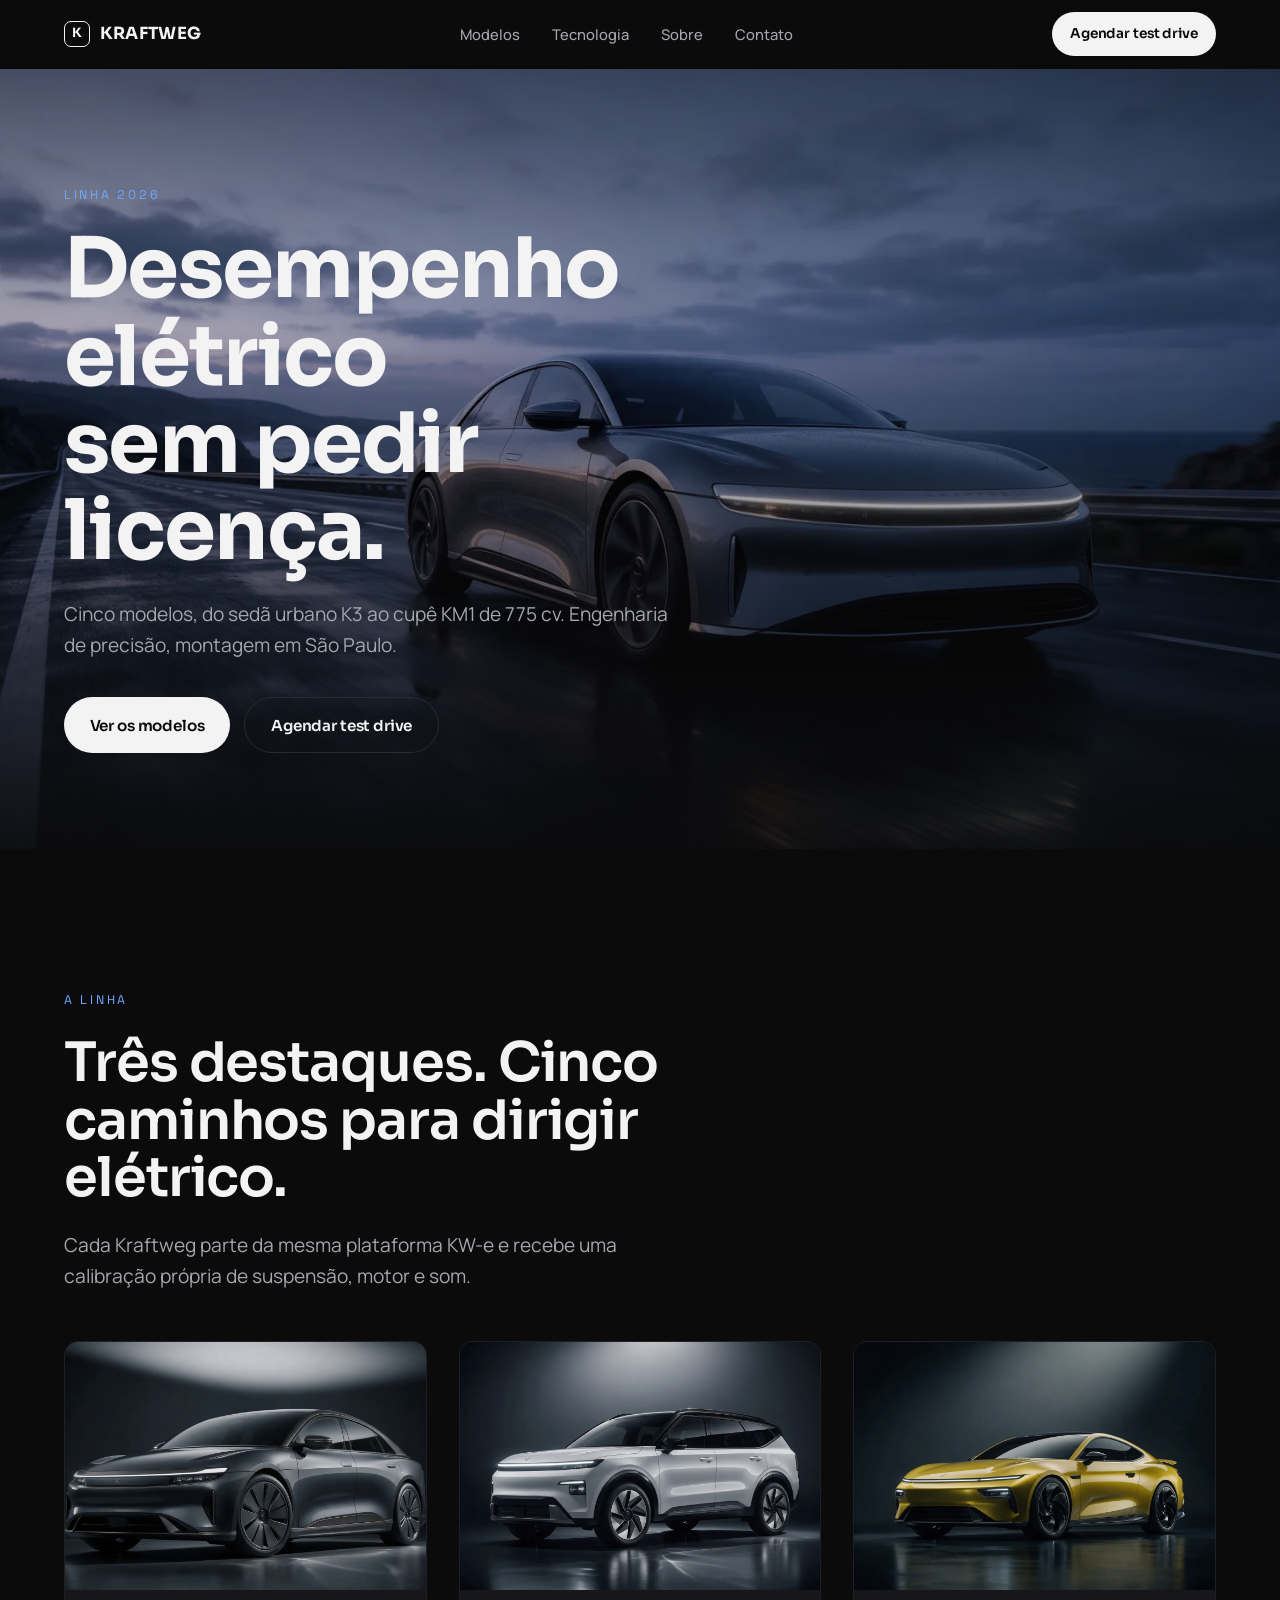
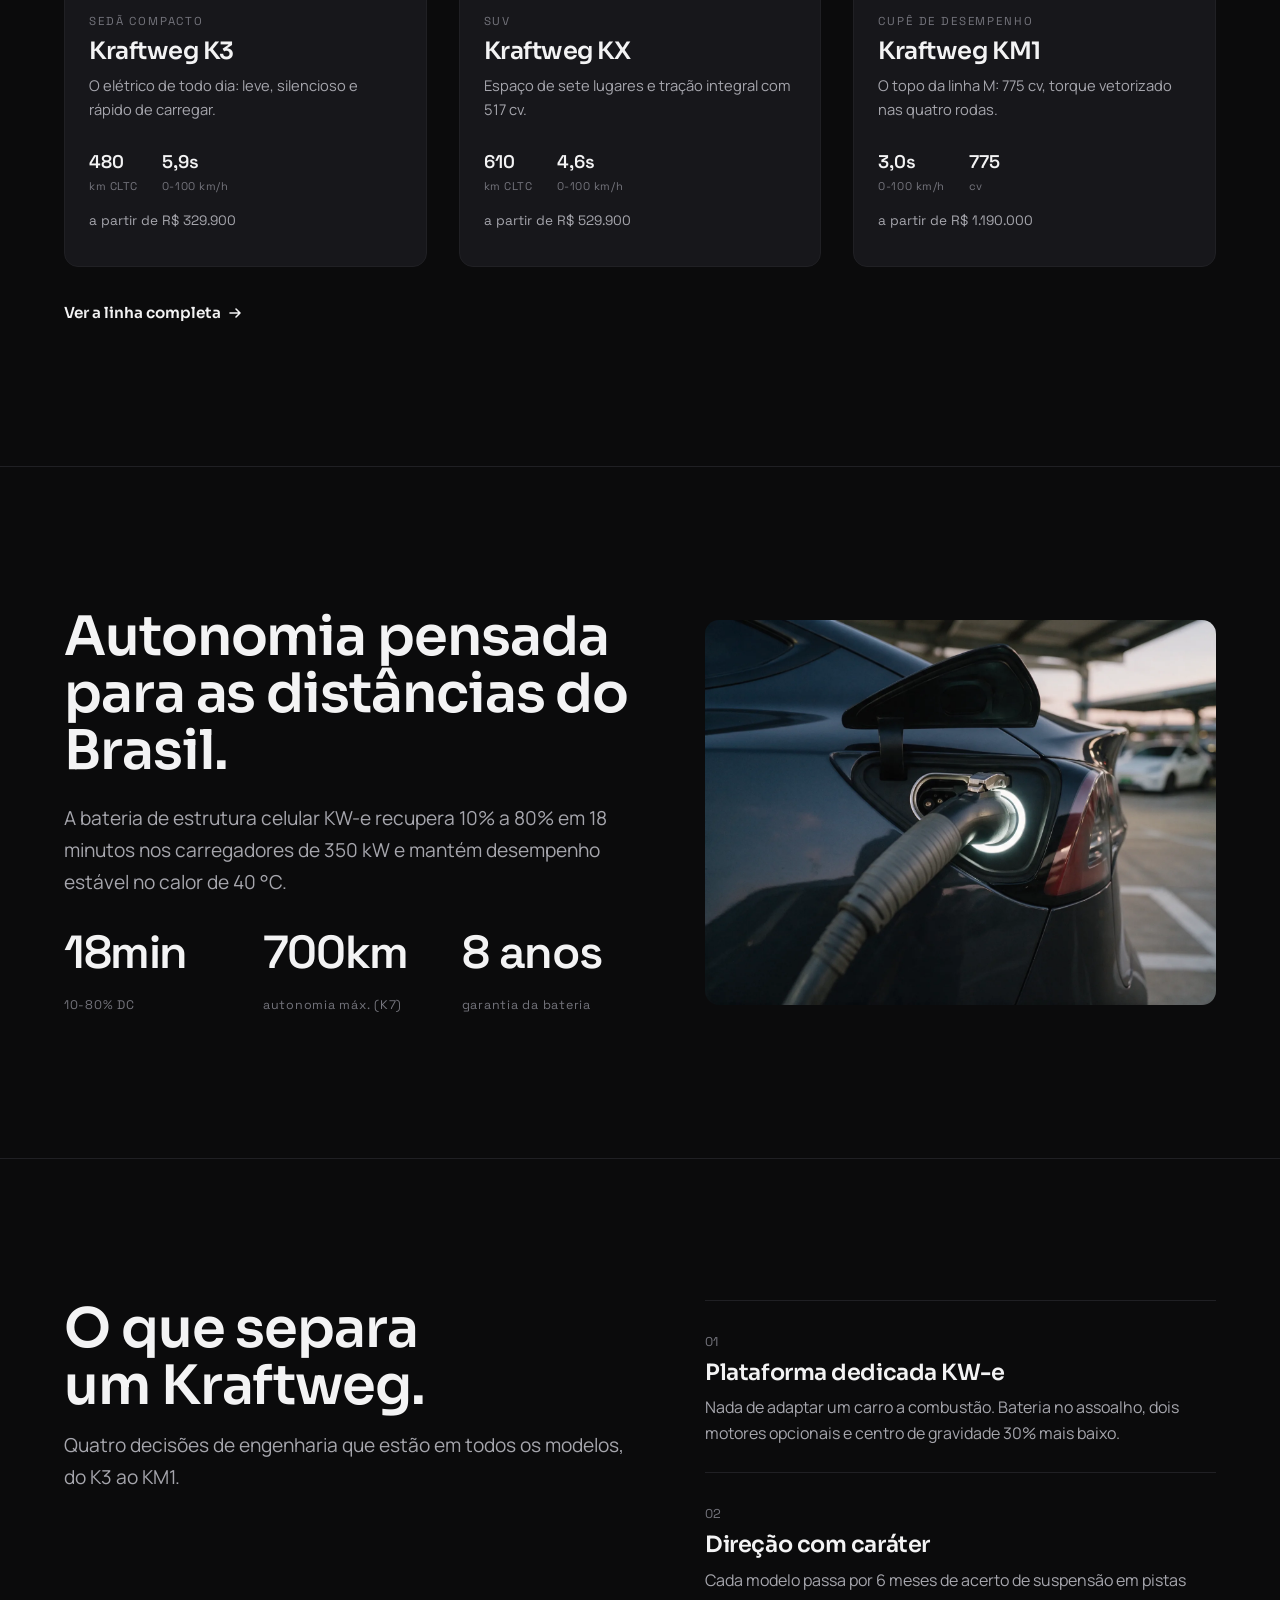
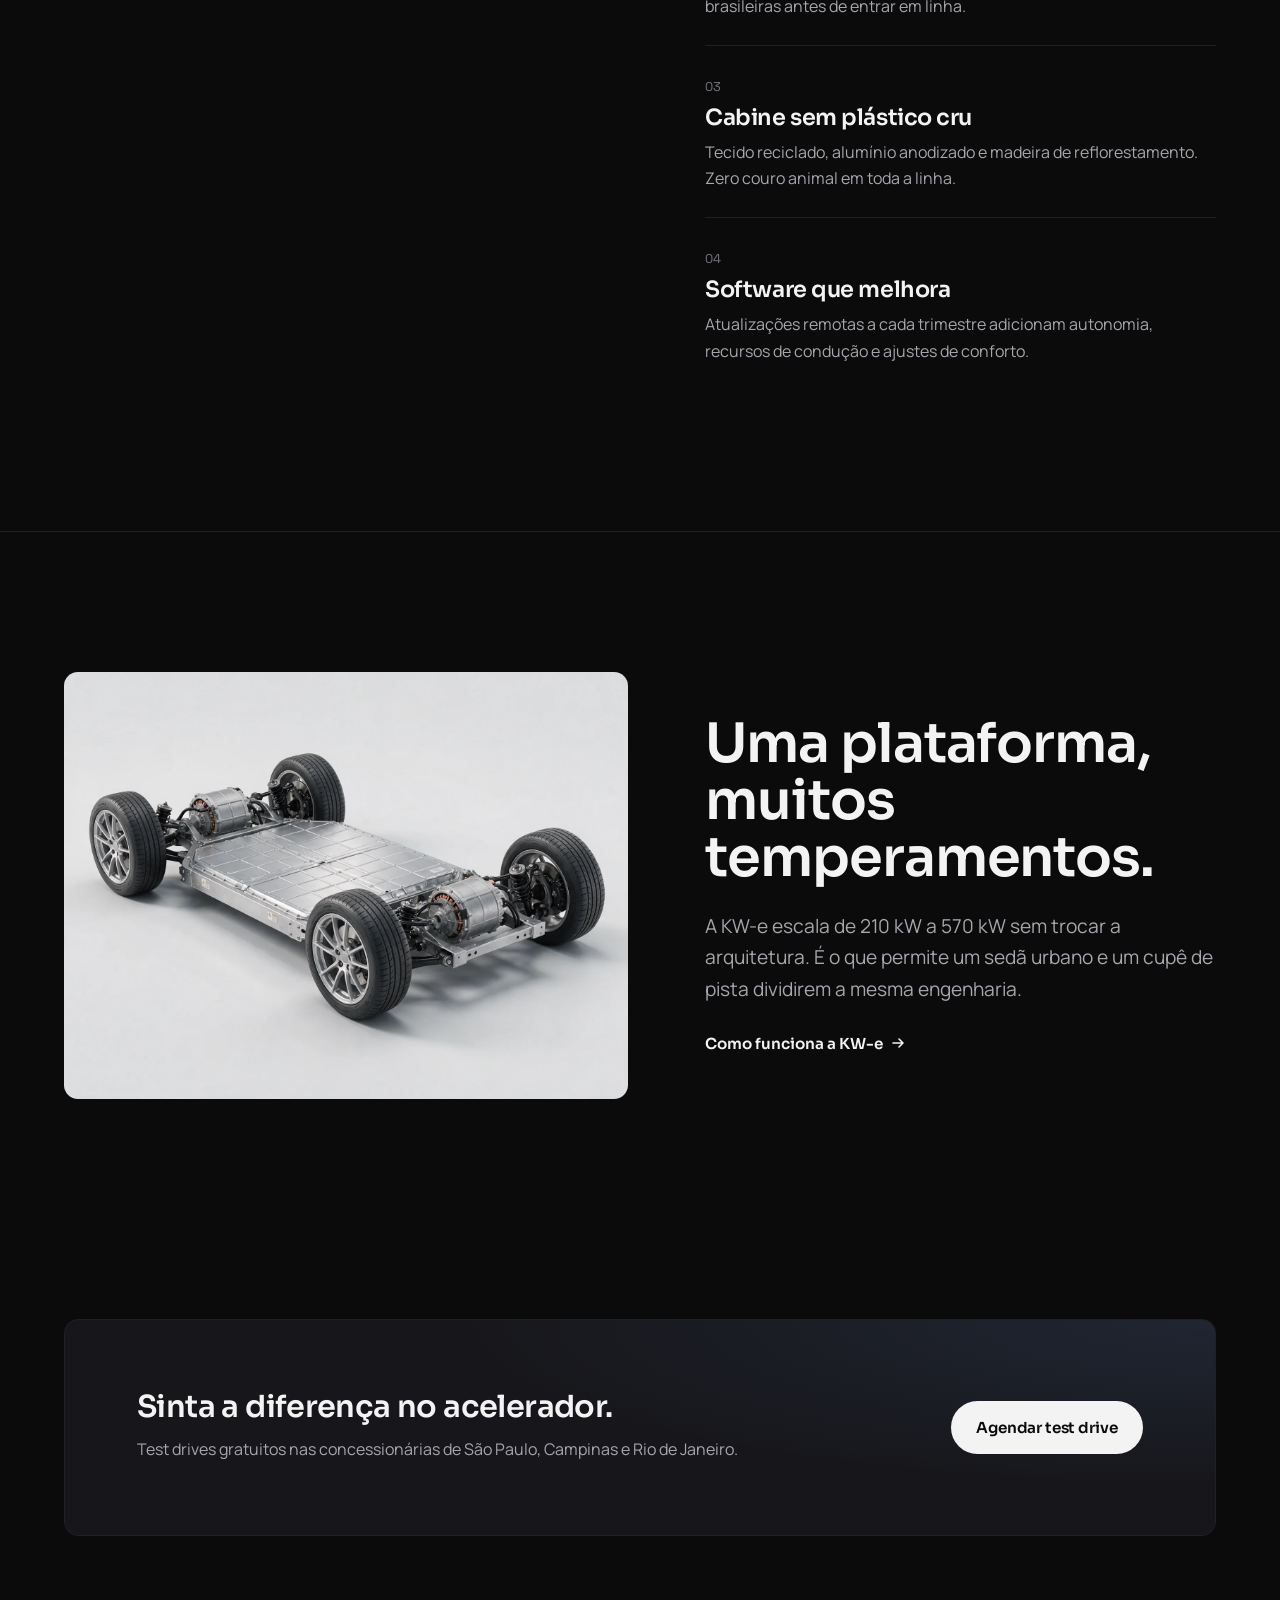
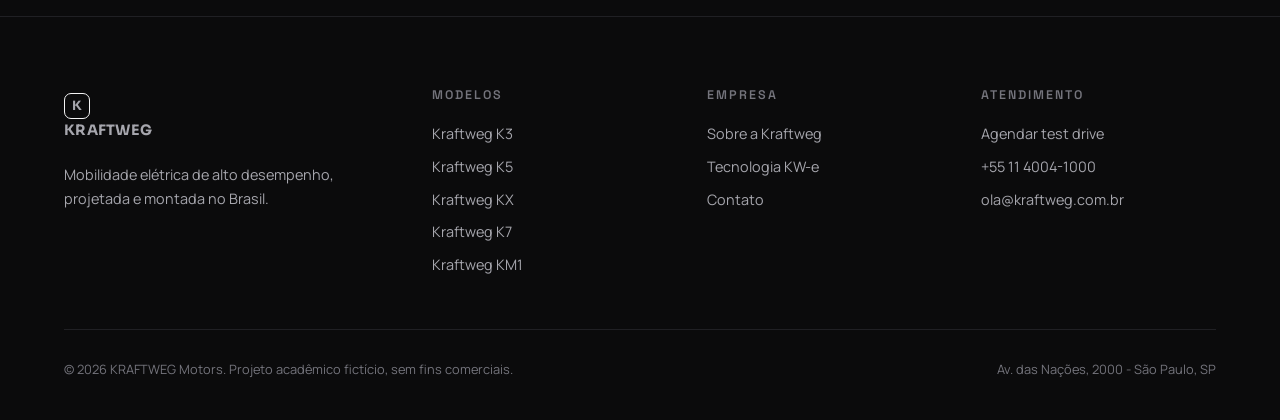
<file: index.html>
<!doctype html>
<html lang="pt-BR">
<head>
<meta charset="utf-8">
<meta name="viewport" content="width=device-width, initial-scale=1">
<title>KRAFTWEG: carros elétricos de alto desempenho</title>
<meta name="description" content="KRAFTWEG Motors: cinco modelos elétricos, do sedã urbano K3 ao cupê KM1 de 775 cv. Engenharia de precisão, montagem em São Paulo.">
<link rel="preconnect" href="https://fonts.googleapis.com">
<link rel="preconnect" href="https://fonts.gstatic.com" crossorigin>
<link href="https://fonts.googleapis.com/css2?family=Sora:wght@400;600;700&family=Manrope:wght@400;500;600&family=Space+Grotesk:wght@400;500;600&display=swap" rel="stylesheet">
<link rel="icon" type="image/svg+xml" href="assets/img/favicon.svg">
<link rel="stylesheet" href="assets/css/style.css">
</head>
<body>
<!-- ================= HEADER ================= -->
<header class="site-header">
  <div class="wrap">
    <nav class="nav" aria-label="Navegação principal">
      <a class="brand" href="index.html"><span class="brand__mark" aria-hidden="true">K</span> KRAFTWEG</a>
      <ul class="nav__links" id="nav-links">
        <li><a href="modelos.html">Modelos</a></li>
        <li><a href="tecnologia.html">Tecnologia</a></li>
        <li><a href="sobre.html">Sobre</a></li>
        <li><a href="contato.html">Contato</a></li>
      </ul>
      <div class="nav__actions">
        <a class="btn btn--primary btn--sm btn--desktop" href="contato.html#test-drive">Agendar test drive</a>
        <button class="nav__toggle" type="button" aria-label="Abrir menu" aria-expanded="false" aria-controls="nav-links"><span></span></button>
      </div>
    </nav>
  </div>
</header>

<main>
<!-- ================= HERO ================= -->
<!-- TODO imagem: foto do KX ou K7 em estrada ao anoitecer, 3/4 frontal, 1920x1080 -->
<section class="hero">
  <div class="hero__media">
    <img src="assets/img/home-hero.webp" alt="Sedã elétrico KRAFTWEG em uma estrada ao anoitecer">
  </div>
  <div class="wrap">
    <div class="hero__inner">
      <p class="eyebrow">Linha 2026</p>
      <h1 class="h-display">Desempenho elétrico<br>sem pedir licença.</h1>
      <p class="lead">Cinco modelos, do sedã urbano K3 ao cupê KM1 de 775 cv. Engenharia de precisão, montagem em São Paulo.</p>
      <div class="hero__cta">
        <a class="btn btn--primary" href="modelos.html">Ver os modelos</a>
        <a class="btn btn--ghost" href="contato.html#test-drive">Agendar test drive</a>
      </div>
    </div>
  </div>
</section>

<!-- ================= LINEUP ================= -->
<section class="section">
  <div class="wrap">
    <div class="stack reveal" style="max-width:60ch">
      <p class="eyebrow">A linha</p>
      <h2 class="h-section">Três destaques. Cinco caminhos para dirigir elétrico.</h2>
      <p class="lead">Cada Kraftweg parte da mesma plataforma KW-e e recebe uma calibração própria de suspensão, motor e som.</p>
    </div>

    <div class="grid grid--3" style="margin-top:3rem">
      <article class="model-card reveal" data-delay="1">
        <div class="model-card__media">
          <!-- TODO imagem: K3 3/4 frontal em estúdio, 900x620 -->
          <img src="assets/img/k3.webp" alt="Kraftweg K3, sedã compacto elétrico, vista dianteira">
        </div>
        <div class="model-card__body">
          <span class="model-card__cat">Sedã compacto</span>
          <h3>Kraftweg K3</h3>
          <p class="muted" style="font-size:0.92rem">O elétrico de todo dia: leve, silencioso e rápido de carregar.</p>
          <div class="model-card__specs">
            <div><b>480</b><span>km CLTC</span></div>
            <div><b>5,9s</b><span>0-100 km/h</span></div>
          </div>
          <p class="model-card__price">a partir de R$ 329.900</p>
          <a class="model-card__link" href="modelo-k3.html" aria-label="Ver detalhes do Kraftweg K3"></a>
        </div>
      </article>

      <article class="model-card reveal" data-delay="2">
        <div class="model-card__media">
          <!-- TODO imagem: KX 3/4 frontal, SUV, 900x620 -->
          <img src="assets/img/kx.webp" alt="Kraftweg KX, SUV elétrico, vista dianteira">
        </div>
        <div class="model-card__body">
          <span class="model-card__cat">SUV</span>
          <h3>Kraftweg KX</h3>
          <p class="muted" style="font-size:0.92rem">Espaço de sete lugares e tração integral com 517 cv.</p>
          <div class="model-card__specs">
            <div><b>610</b><span>km CLTC</span></div>
            <div><b>4,6s</b><span>0-100 km/h</span></div>
          </div>
          <p class="model-card__price">a partir de R$ 529.900</p>
          <a class="model-card__link" href="modelo-kx.html" aria-label="Ver detalhes do Kraftweg KX"></a>
        </div>
      </article>

      <article class="model-card reveal" data-delay="3">
        <div class="model-card__media">
          <!-- TODO imagem: KM1 cupê, 3/4 traseiro, 900x620 -->
          <img src="assets/img/km1.webp" alt="Kraftweg KM1, cupê elétrico de alto desempenho">
        </div>
        <div class="model-card__body">
          <span class="model-card__cat">Cupê de desempenho</span>
          <h3>Kraftweg KM1</h3>
          <p class="muted" style="font-size:0.92rem">O topo da linha M: 775 cv, torque vetorizado nas quatro rodas.</p>
          <div class="model-card__specs">
            <div><b>3,0s</b><span>0-100 km/h</span></div>
            <div><b>775</b><span>cv</span></div>
          </div>
          <p class="model-card__price">a partir de R$ 1.190.000</p>
          <a class="model-card__link" href="modelo-km1.html" aria-label="Ver detalhes do Kraftweg KM1"></a>
        </div>
      </article>
    </div>

    <p style="margin-top:2rem" class="reveal">
      <a class="link-arrow" href="modelos.html">Ver a linha completa
        <svg width="16" height="16" viewBox="0 0 16 16" fill="none" aria-hidden="true"><path d="M3 8h10M9 4l4 4-4 4" stroke="currentColor" stroke-width="1.6" stroke-linecap="round" stroke-linejoin="round"/></svg>
      </a>
    </p>
  </div>
</section>

<!-- ================= AUTONOMIA (split) ================= -->
<section class="section divider">
  <div class="wrap">
    <div class="split">
      <div class="stack reveal">
        <h2 class="h-section">Autonomia pensada para as distâncias do Brasil.</h2>
        <p class="lead">A bateria de estrutura celular KW-e recupera 10% a 80% em 18 minutos nos carregadores de 350 kW e mantém desempenho estável no calor de 40 °C.</p>
        <div class="stat-row" style="margin-top:1rem">
          <div class="stat"><b>18min</b><span>10-80% DC</span></div>
          <div class="stat"><b>700km</b><span>autonomia máx. (K7)</span></div>
          <div class="stat"><b>8 anos</b><span>garantia da bateria</span></div>
        </div>
      </div>
      <div class="split__media reveal" data-delay="1">
        <!-- TODO imagem: carregador rápido conectado ao carro, detalhe, 1000x1100 -->
        <img src="assets/img/home-recarga.webp" alt="Cabo de carregamento rápido conectado a um Kraftweg" style="border-radius:var(--radius);width:100%">
      </div>
    </div>
  </div>
</section>

<!-- ================= PILARES ================= -->
<section class="section divider">
  <div class="wrap">
    <div class="split" style="align-items:start">
      <div class="reveal" style="position:sticky;top:120px">
        <h2 class="h-section">O que separa<br>um Kraftweg.</h2>
        <p class="lead" style="margin-top:1rem">Quatro decisões de engenharia que estão em todos os modelos, do K3 ao KM1.</p>
      </div>
      <div>
        <div class="pillar reveal">
          <span class="pillar__num">01</span>
          <h3>Plataforma dedicada KW-e</h3>
          <p class="muted">Nada de adaptar um carro a combustão. Bateria no assoalho, dois motores opcionais e centro de gravidade 30% mais baixo.</p>
        </div>
        <div class="pillar reveal">
          <span class="pillar__num">02</span>
          <h3>Direção com caráter</h3>
          <p class="muted">Cada modelo passa por 6 meses de acerto de suspensão em pistas brasileiras antes de entrar em linha.</p>
        </div>
        <div class="pillar reveal">
          <span class="pillar__num">03</span>
          <h3>Cabine sem plástico cru</h3>
          <p class="muted">Tecido reciclado, alumínio anodizado e madeira de reflorestamento. Zero couro animal em toda a linha.</p>
        </div>
        <div class="pillar reveal">
          <span class="pillar__num">04</span>
          <h3>Software que melhora</h3>
          <p class="muted">Atualizações remotas a cada trimestre adicionam autonomia, recursos de condução e ajustes de conforto.</p>
        </div>
      </div>
    </div>
  </div>
</section>

<!-- ================= TECH TEASER ================= -->
<section class="section divider">
  <div class="wrap">
    <div class="split split--reverse">
      <div class="stack reveal">
        <h2 class="h-section">Uma plataforma, muitos temperamentos.</h2>
        <p class="lead">A KW-e escala de 210 kW a 570 kW sem trocar a arquitetura. É o que permite um sedã urbano e um cupê de pista dividirem a mesma engenharia.</p>
        <p><a class="link-arrow" href="tecnologia.html">Como funciona a KW-e
          <svg width="16" height="16" viewBox="0 0 16 16" fill="none" aria-hidden="true"><path d="M3 8h10M9 4l4 4-4 4" stroke="currentColor" stroke-width="1.6" stroke-linecap="round" stroke-linejoin="round"/></svg>
        </a></p>
      </div>
      <div class="split__media reveal" data-delay="1">
        <!-- TODO imagem: render técnico da plataforma / skateboard chassis, 1000x900 -->
        <img src="assets/img/home-plataforma.webp" alt="Estrutura da plataforma elétrica KW-e com bateria no assoalho" style="border-radius:var(--radius);width:100%">
      </div>
    </div>
  </div>
</section>

<!-- ================= CTA ================= -->
<section class="section--tight">
  <div class="wrap">
    <div class="cta-band reveal">
      <div class="stack-sm">
        <h2 class="h-sub">Sinta a diferença no acelerador.</h2>
        <p class="muted">Test drives gratuitos nas concessionárias de São Paulo, Campinas e Rio de Janeiro.</p>
      </div>
      <a class="btn btn--primary" href="contato.html#test-drive">Agendar test drive</a>
    </div>
  </div>
</section>
</main>

<!-- ================= FOOTER ================= -->
<footer class="site-footer">
  <div class="wrap">
    <div class="footer-top">
      <div>
        <a class="brand" href="index.html"><span class="brand__mark" aria-hidden="true">K</span> KRAFTWEG</a>
        <p class="muted" style="margin-top:1rem;max-width:34ch;font-size:0.9rem">Mobilidade elétrica de alto desempenho, projetada e montada no Brasil.</p>
      </div>
      <div>
        <h4>Modelos</h4>
        <a href="modelo-k3.html">Kraftweg K3</a>
        <a href="modelo-k5.html">Kraftweg K5</a>
        <a href="modelo-kx.html">Kraftweg KX</a>
        <a href="modelo-k7.html">Kraftweg K7</a>
        <a href="modelo-km1.html">Kraftweg KM1</a>
      </div>
      <div>
        <h4>Empresa</h4>
        <a href="sobre.html">Sobre a Kraftweg</a>
        <a href="tecnologia.html">Tecnologia KW-e</a>
        <a href="contato.html">Contato</a>
      </div>
      <div>
        <h4>Atendimento</h4>
        <a href="contato.html#test-drive">Agendar test drive</a>
        <a href="tel:+551140041000">+55 11 4004-1000</a>
        <a href="mailto:ola@kraftweg.com.br">ola@kraftweg.com.br</a>
      </div>
    </div>
    <div class="footer-bottom">
      <span>© <span data-year>2026</span> KRAFTWEG Motors. Projeto acadêmico fictício, sem fins comerciais.</span>
      <span>Av. das Nações, 2000 - São Paulo, SP</span>
    </div>
  </div>
</footer>

<script src="assets/js/main.js"></script>
</body>
</html>
</file>
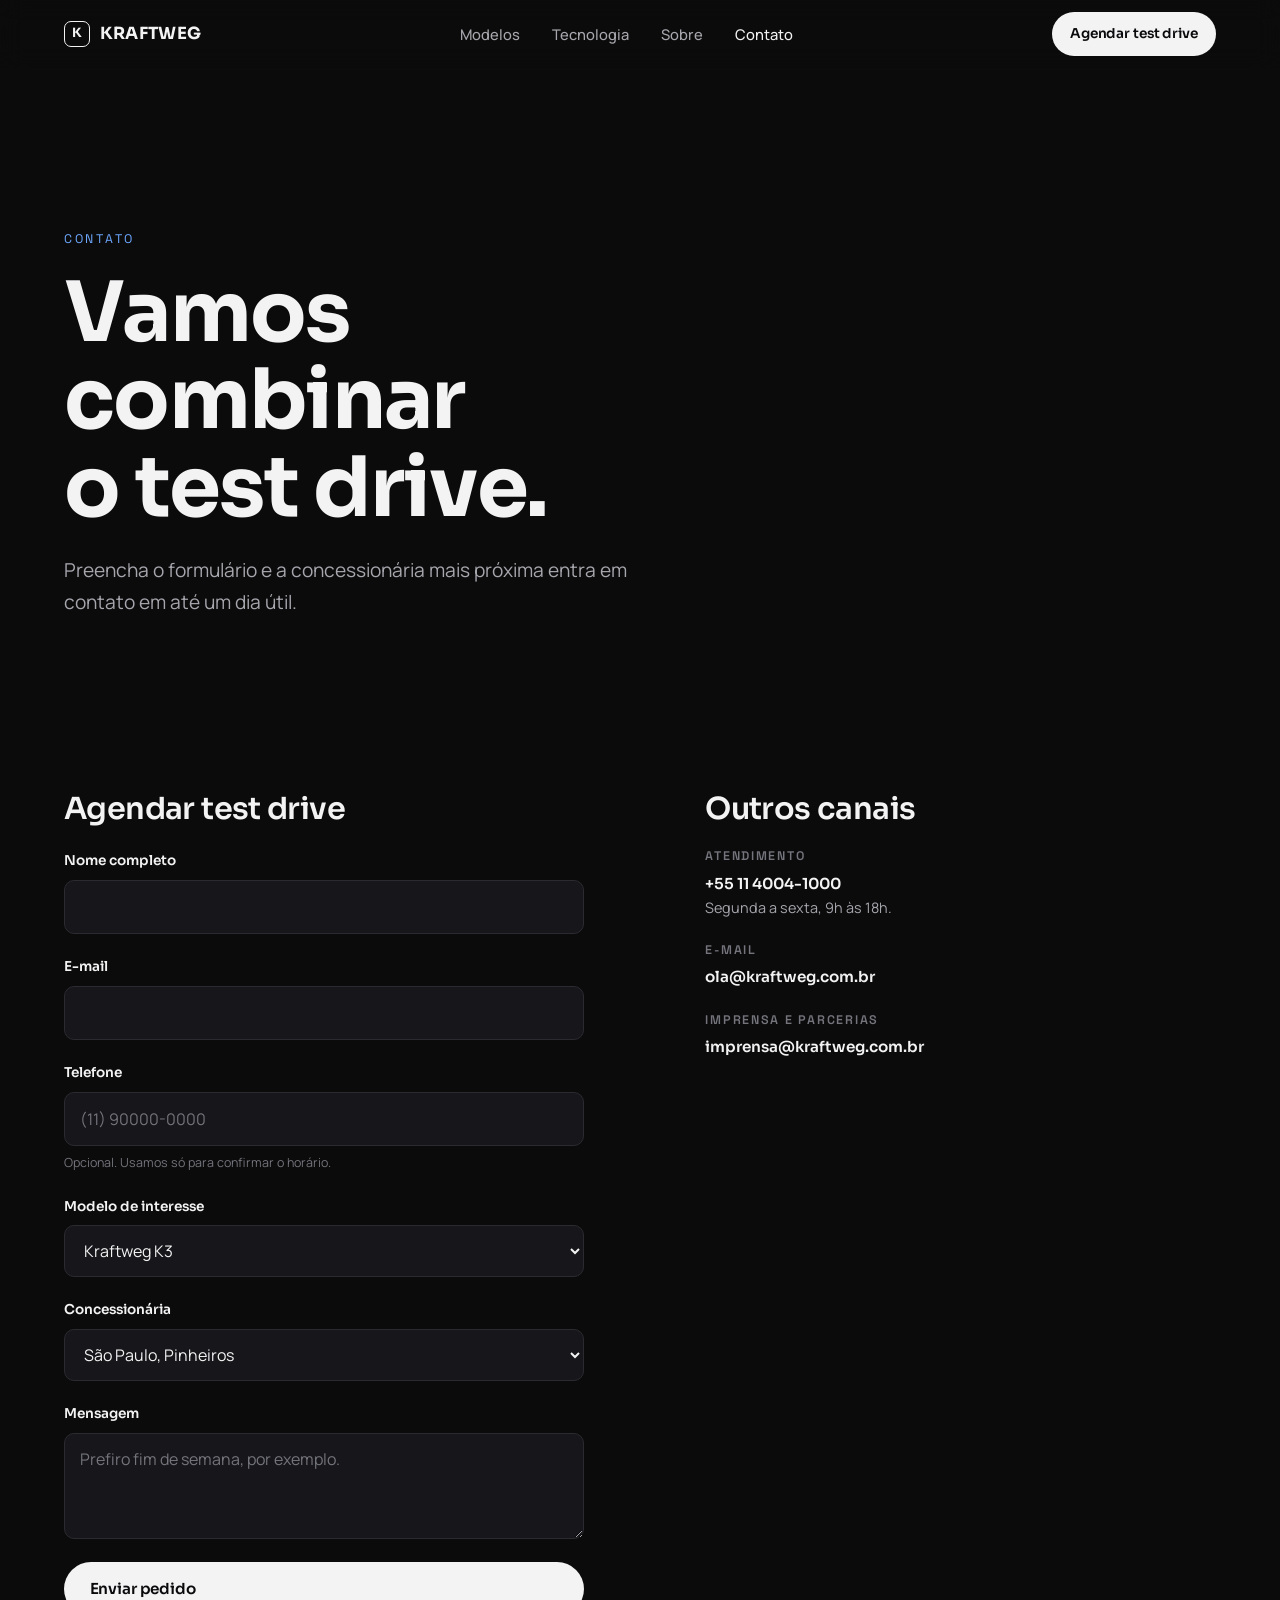
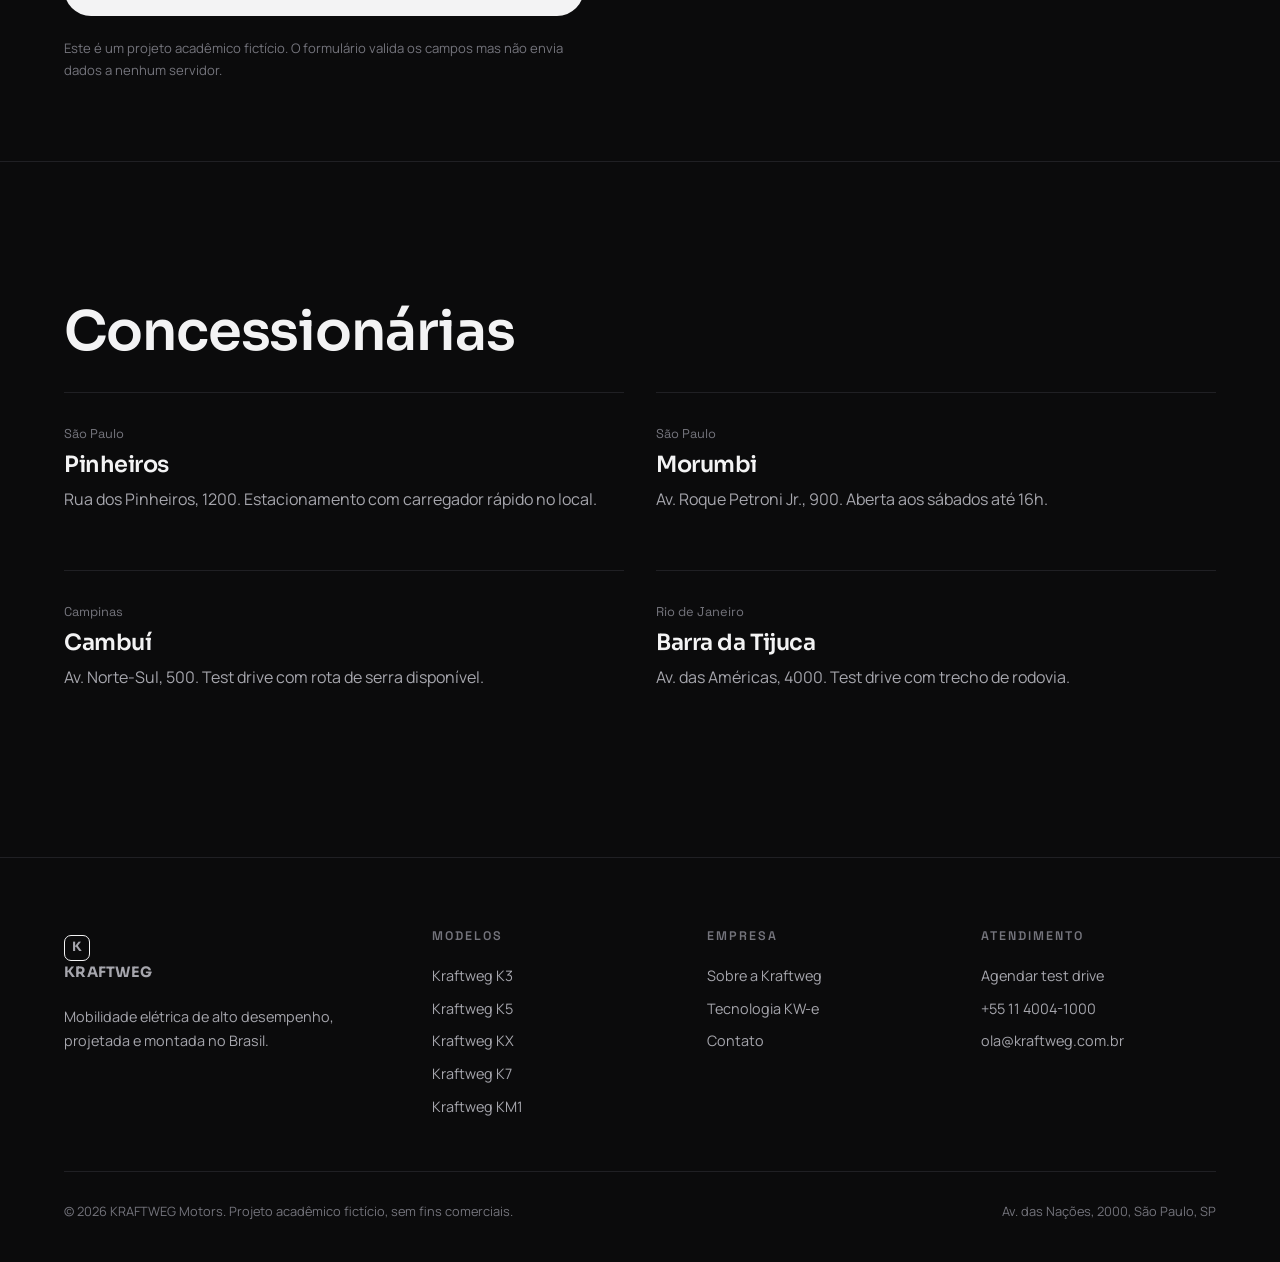
<file: contato.html>
<!doctype html>
<html lang="pt-BR">
<head>
<meta charset="utf-8">
<meta name="viewport" content="width=device-width, initial-scale=1">
<title>Contato e test drive | KRAFTWEG</title>
<meta name="description" content="Agende um test drive KRAFTWEG ou fale com a equipe. Concessionárias em São Paulo, Campinas e Rio de Janeiro.">
<link rel="preconnect" href="https://fonts.googleapis.com">
<link rel="preconnect" href="https://fonts.gstatic.com" crossorigin>
<link href="https://fonts.googleapis.com/css2?family=Sora:wght@400;600;700&family=Manrope:wght@400;500;600&family=Space+Grotesk:wght@400;500;600&display=swap" rel="stylesheet">
<link rel="icon" type="image/svg+xml" href="assets/img/favicon.svg">
<link rel="stylesheet" href="assets/css/style.css">
</head>
<body>
<header class="site-header">
  <div class="wrap">
    <nav class="nav" aria-label="Navegação principal">
      <a class="brand" href="index.html"><span class="brand__mark" aria-hidden="true">K</span> KRAFTWEG</a>
      <ul class="nav__links" id="nav-links">
        <li><a href="modelos.html">Modelos</a></li>
        <li><a href="tecnologia.html">Tecnologia</a></li>
        <li><a href="sobre.html">Sobre</a></li>
        <li><a href="contato.html" aria-current="page">Contato</a></li>
      </ul>
      <div class="nav__actions">
        <a class="btn btn--primary btn--sm btn--desktop" href="#test-drive">Agendar test drive</a>
        <button class="nav__toggle" type="button" aria-label="Abrir menu" aria-expanded="false" aria-controls="nav-links"><span></span></button>
      </div>
    </nav>
  </div>
</header>

<main>
<section class="hero hero--compact">
  <div class="wrap">
    <div class="hero__inner">
      <p class="eyebrow">Contato</p>
      <h1 class="h-display">Vamos combinar<br>o test drive.</h1>
      <p class="lead">Preencha o formulário e a concessionária mais próxima entra em contato em até um dia útil.</p>
    </div>
  </div>
</section>

<section class="section--tight" id="test-drive">
  <div class="wrap">
    <div class="split" style="align-items:start">
      <div class="reveal">
        <h2 class="h-sub" style="margin-bottom:1.5rem">Agendar test drive</h2>
        <form class="form" data-contact-form novalidate>
          <div class="field">
            <label for="nome">Nome completo</label>
            <input id="nome" name="nome" type="text" autocomplete="name" required>
            <span class="err">Informe seu nome.</span>
          </div>
          <div class="field">
            <label for="email">E-mail</label>
            <input id="email" name="email" type="email" autocomplete="email" required>
            <span class="err">Informe um e-mail válido.</span>
          </div>
          <div class="field">
            <label for="tel">Telefone</label>
            <input id="tel" name="tel" type="tel" autocomplete="tel" placeholder="(11) 90000-0000">
            <span class="hint">Opcional. Usamos só para confirmar o horário.</span>
          </div>
          <div class="field">
            <label for="modelo">Modelo de interesse</label>
            <select id="modelo" name="modelo">
              <option value="k3">Kraftweg K3</option>
              <option value="k5">Kraftweg K5</option>
              <option value="kx">Kraftweg KX</option>
              <option value="k7">Kraftweg K7</option>
              <option value="km1">Kraftweg KM1</option>
              <option value="indeciso">Ainda não decidi</option>
            </select>
          </div>
          <div class="field">
            <label for="loja">Concessionária</label>
            <select id="loja" name="loja">
              <option value="sp-pinheiros">São Paulo, Pinheiros</option>
              <option value="sp-morumbi">São Paulo, Morumbi</option>
              <option value="campinas">Campinas</option>
              <option value="rio">Rio de Janeiro, Barra</option>
            </select>
          </div>
          <div class="field">
            <label for="msg">Mensagem</label>
            <textarea id="msg" name="msg" rows="3" placeholder="Prefiro fim de semana, por exemplo."></textarea>
          </div>
          <button class="btn btn--primary" type="submit">Enviar pedido</button>
          <p class="form__note">Este é um projeto acadêmico fictício. O formulário valida os campos mas não envia dados a nenhum servidor.</p>
          <p class="form__ok" tabindex="-1" role="status">Pedido registrado. Numa versão real, a concessionária confirmaria o horário por e-mail.</p>
        </form>
      </div>

      <div class="reveal" data-delay="1">
        <h2 class="h-sub" style="margin-bottom:1.5rem">Outros canais</h2>
        <div class="stack">
          <div>
            <h4 style="font-family:var(--font-mono);font-size:0.78rem;letter-spacing:0.14em;text-transform:uppercase;color:var(--text-dim);margin-bottom:0.4rem">Atendimento</h4>
            <p><a href="tel:+551140041000" class="link-arrow">+55 11 4004-1000</a></p>
            <p class="muted" style="font-size:0.9rem">Segunda a sexta, 9h às 18h.</p>
          </div>
          <div>
            <h4 style="font-family:var(--font-mono);font-size:0.78rem;letter-spacing:0.14em;text-transform:uppercase;color:var(--text-dim);margin-bottom:0.4rem">E-mail</h4>
            <p><a href="mailto:ola@kraftweg.com.br" class="link-arrow">ola@kraftweg.com.br</a></p>
          </div>
          <div>
            <h4 style="font-family:var(--font-mono);font-size:0.78rem;letter-spacing:0.14em;text-transform:uppercase;color:var(--text-dim);margin-bottom:0.4rem">Imprensa e parcerias</h4>
            <p><a href="mailto:imprensa@kraftweg.com.br" class="link-arrow">imprensa@kraftweg.com.br</a></p>
          </div>
        </div>
      </div>
    </div>
  </div>
</section>

<section class="section divider">
  <div class="wrap">
    <h2 class="h-section reveal" style="margin-bottom:2rem">Concessionárias</h2>
    <div class="grid grid--2">
      <div class="pillar reveal">
        <span class="pillar__num">São Paulo</span>
        <h3>Pinheiros</h3>
        <p class="muted">Rua dos Pinheiros, 1200. Estacionamento com carregador rápido no local.</p>
      </div>
      <div class="pillar reveal">
        <span class="pillar__num">São Paulo</span>
        <h3>Morumbi</h3>
        <p class="muted">Av. Roque Petroni Jr., 900. Aberta aos sábados até 16h.</p>
      </div>
      <div class="pillar reveal">
        <span class="pillar__num">Campinas</span>
        <h3>Cambuí</h3>
        <p class="muted">Av. Norte-Sul, 500. Test drive com rota de serra disponível.</p>
      </div>
      <div class="pillar reveal">
        <span class="pillar__num">Rio de Janeiro</span>
        <h3>Barra da Tijuca</h3>
        <p class="muted">Av. das Américas, 4000. Test drive com trecho de rodovia.</p>
      </div>
    </div>
  </div>
</section>
</main>

<footer class="site-footer">
  <div class="wrap">
    <div class="footer-top">
      <div>
        <a class="brand" href="index.html"><span class="brand__mark" aria-hidden="true">K</span> KRAFTWEG</a>
        <p class="muted" style="margin-top:1rem;max-width:34ch;font-size:0.9rem">Mobilidade elétrica de alto desempenho, projetada e montada no Brasil.</p>
      </div>
      <div>
        <h4>Modelos</h4>
        <a href="modelo-k3.html">Kraftweg K3</a>
        <a href="modelo-k5.html">Kraftweg K5</a>
        <a href="modelo-kx.html">Kraftweg KX</a>
        <a href="modelo-k7.html">Kraftweg K7</a>
        <a href="modelo-km1.html">Kraftweg KM1</a>
      </div>
      <div>
        <h4>Empresa</h4>
        <a href="sobre.html">Sobre a Kraftweg</a>
        <a href="tecnologia.html">Tecnologia KW-e</a>
        <a href="contato.html">Contato</a>
      </div>
      <div>
        <h4>Atendimento</h4>
        <a href="contato.html#test-drive">Agendar test drive</a>
        <a href="tel:+551140041000">+55 11 4004-1000</a>
        <a href="mailto:ola@kraftweg.com.br">ola@kraftweg.com.br</a>
      </div>
    </div>
    <div class="footer-bottom">
      <span>&copy; <span data-year>2026</span> KRAFTWEG Motors. Projeto acadêmico fictício, sem fins comerciais.</span>
      <span>Av. das Nações, 2000, São Paulo, SP</span>
    </div>
  </div>
</footer>

<script src="assets/js/main.js"></script>
</body>
</html>
</file>
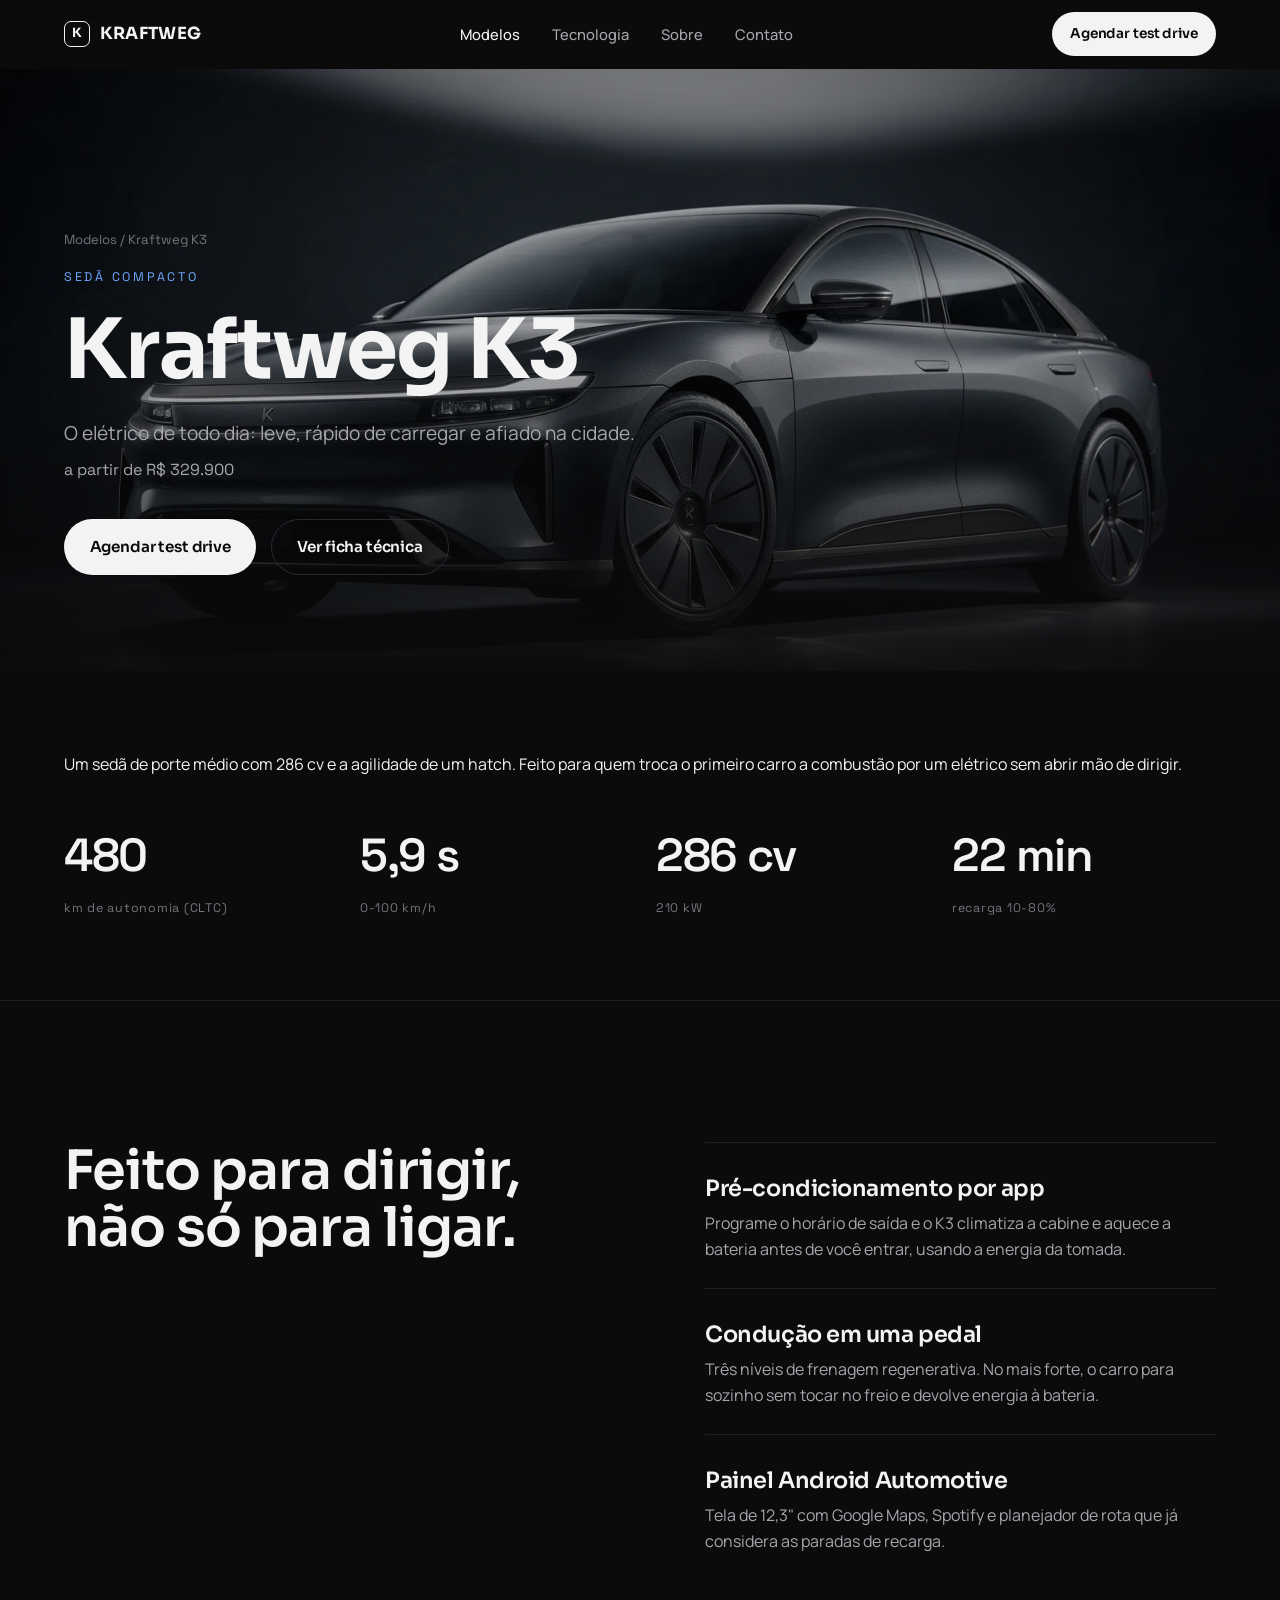
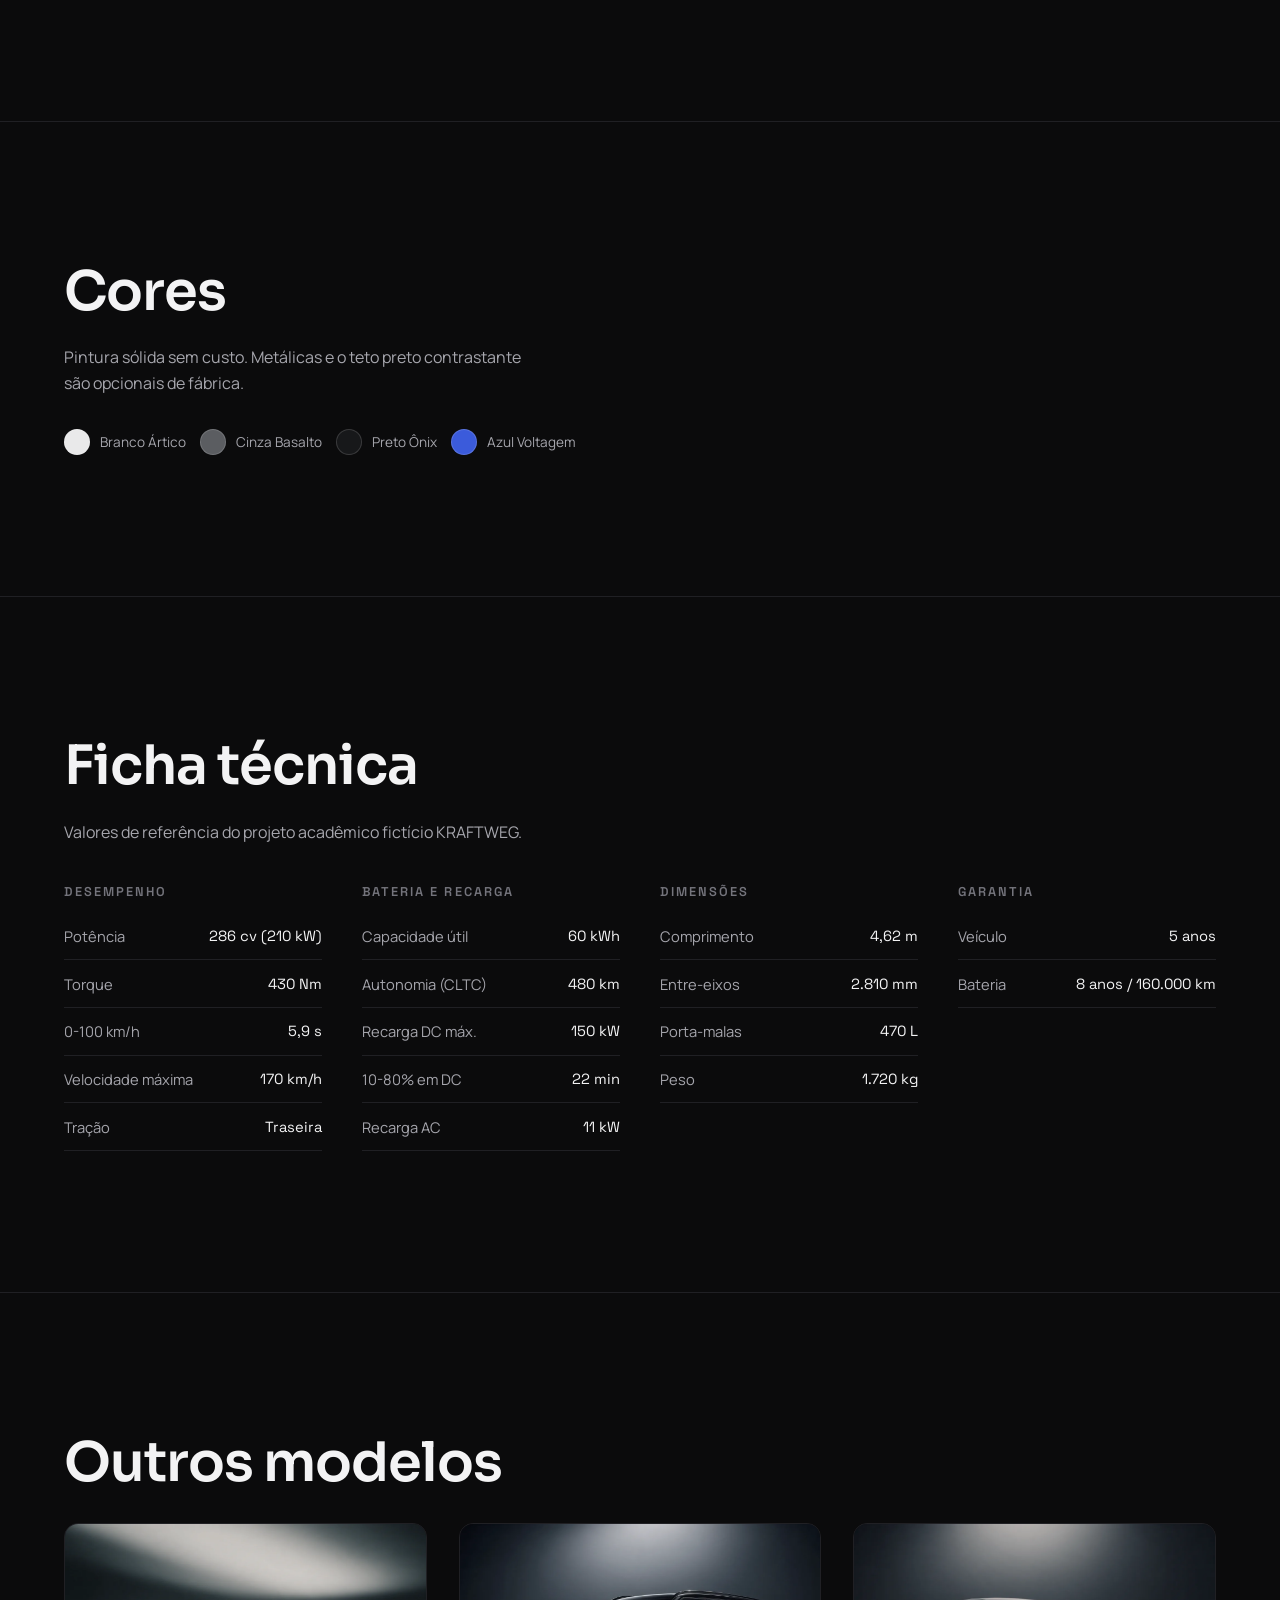
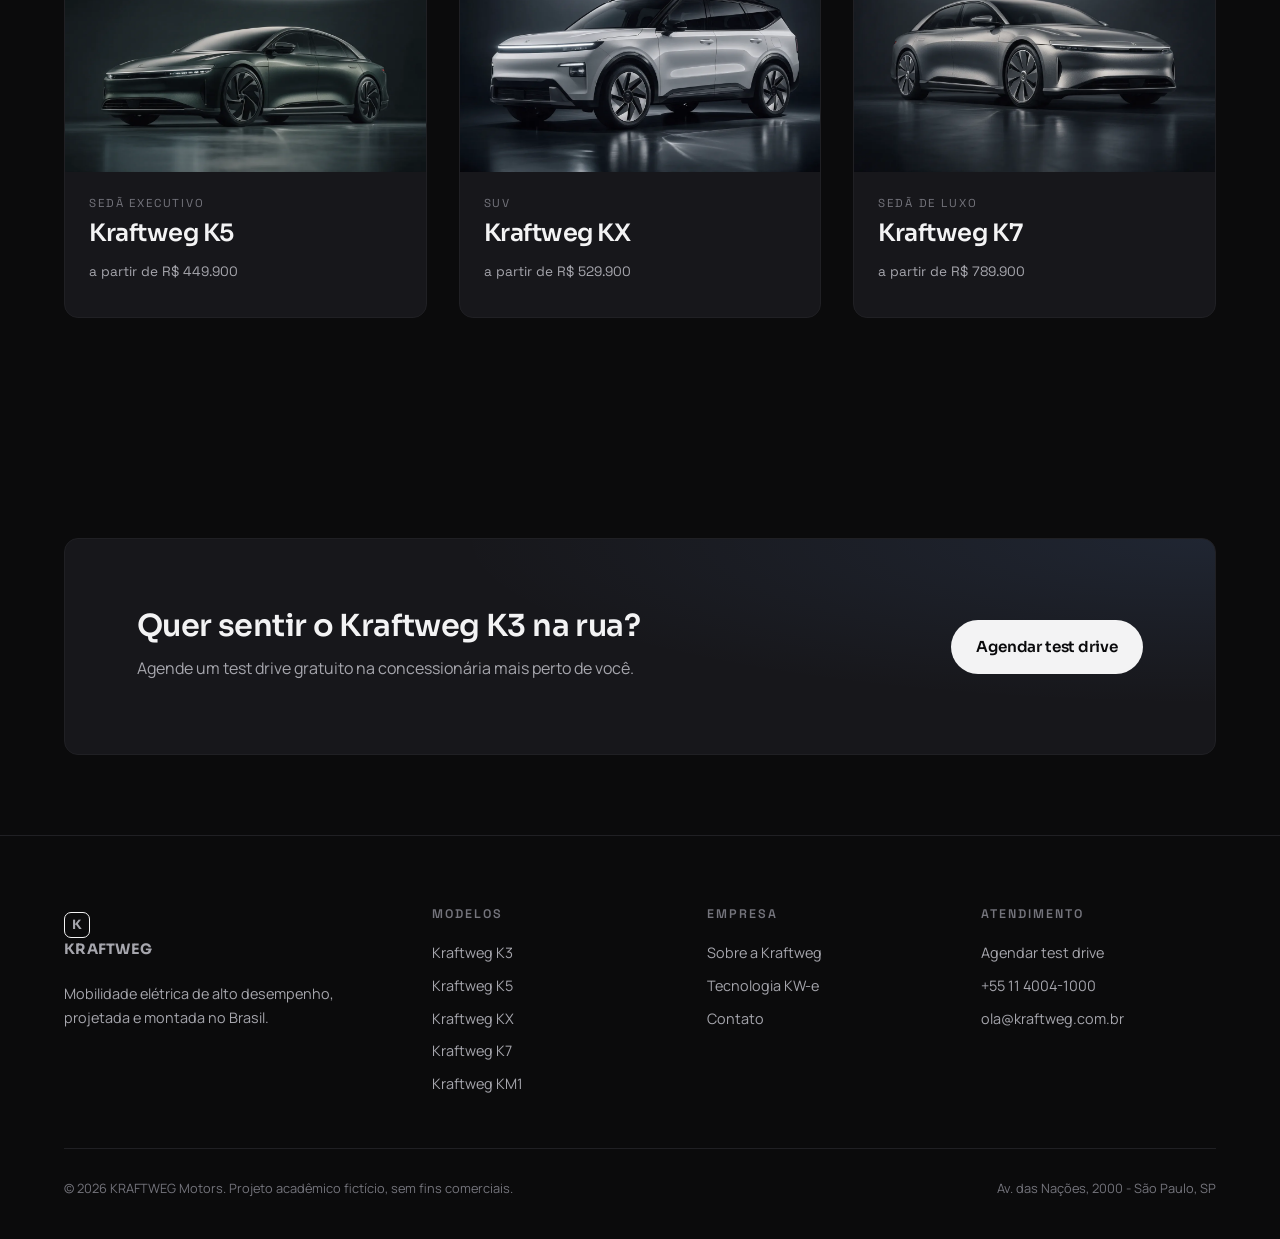
<file: modelo-k3.html>
<!doctype html>
<html lang="pt-BR">
<head>
<meta charset="utf-8">
<meta name="viewport" content="width=device-width, initial-scale=1">
<title>Kraftweg K3 | Sedã compacto elétrico KRAFTWEG</title>
<meta name="description" content="Kraftweg K3: O elétrico de todo dia: leve, rápido de carregar e afiado na cidade. Ficha técnica, cores e test drive.">
<link rel="preconnect" href="https://fonts.googleapis.com">
<link rel="preconnect" href="https://fonts.gstatic.com" crossorigin>
<link href="https://fonts.googleapis.com/css2?family=Sora:wght@400;600;700&family=Manrope:wght@400;500;600&family=Space+Grotesk:wght@400;500;600&display=swap" rel="stylesheet">
<link rel="stylesheet" href="assets/css/style.css">
</head>
<body>
<header class="site-header">
  <div class="wrap">
    <nav class="nav" aria-label="Navegação principal">
      <a class="brand" href="index.html"><span class="brand__mark" aria-hidden="true">K</span> KRAFTWEG</a>
      <ul class="nav__links" id="nav-links">
        <li><a href="modelos.html" aria-current="page">Modelos</a></li>
        <li><a href="tecnologia.html">Tecnologia</a></li>
        <li><a href="sobre.html">Sobre</a></li>
        <li><a href="contato.html">Contato</a></li>
      </ul>
      <div class="nav__actions">
        <a class="btn btn--primary btn--sm btn--desktop" href="contato.html#test-drive">Agendar test drive</a>
        <button class="nav__toggle" type="button" aria-label="Abrir menu" aria-expanded="false" aria-controls="nav-links"><span></span></button>
      </div>
    </nav>
  </div>
</header>
<main>

<section class="hero hero--compact">
  <div class="hero__media">
    <img src="assets/img/k3.webp" alt="Kraftweg K3 em ambiente de estúdio">
  </div>
  <div class="wrap">
    <div class="hero__inner">
      <p class="crumbs"><a href="modelos.html">Modelos</a> / Kraftweg K3</p>
      <p class="eyebrow" style="margin-top:1rem">Sedã compacto</p>
      <h1 class="h-display">Kraftweg K3</h1>
      <p class="lead">O elétrico de todo dia: leve, rápido de carregar e afiado na cidade.</p>
      <p class="model-card__price" style="font-size:1rem;margin-top:0.5rem">a partir de R$ 329.900</p>
      <div class="hero__cta">
        <a class="btn btn--primary" href="contato.html#test-drive">Agendar test drive</a>
        <a class="btn btn--ghost" href="#ficha">Ver ficha técnica</a>
      </div>
    </div>
  </div>
</section>

<section class="section--tight">
  <div class="wrap">
    <p class="prose reveal">Um sedã de porte médio com 286 cv e a agilidade de um hatch. Feito para quem troca o primeiro carro a combustão por um elétrico sem abrir mão de dirigir.</p>
    <div class="stat-row reveal" style="margin-top:2.5rem"><div class="stat"><b>480</b><span>km de autonomia (CLTC)</span></div><div class="stat"><b>5,9 s</b><span>0-100 km/h</span></div><div class="stat"><b>286 cv</b><span>210 kW</span></div><div class="stat"><b>22 min</b><span>recarga 10-80%</span></div></div>
  </div>
</section>

<section class="section divider">
  <div class="wrap">
    <div class="split" style="align-items:start">
      <div class="reveal" style="position:sticky;top:120px">
        <h2 class="h-section" style="max-width:16ch">Feito para dirigir, não só para ligar.</h2>
      </div>
      <div>
        <div class="pillar reveal">
          <h3>Pré-condicionamento por app</h3>
          <p class="muted">Programe o horário de saída e o K3 climatiza a cabine e aquece a bateria antes de você entrar, usando a energia da tomada.</p>
        </div>
        <div class="pillar reveal">
          <h3>Condução em uma pedal</h3>
          <p class="muted">Três níveis de frenagem regenerativa. No mais forte, o carro para sozinho sem tocar no freio e devolve energia à bateria.</p>
        </div>
        <div class="pillar reveal">
          <h3>Painel Android Automotive</h3>
          <p class="muted">Tela de 12,3" com Google Maps, Spotify e planejador de rota que já considera as paradas de recarga.</p>
        </div>
      </div>
    </div>
  </div>
</section>

<section class="section divider">
  <div class="wrap">
    <div class="stack reveal" style="max-width:48ch">
      <h2 class="h-section">Cores</h2>
      <p class="muted">Pintura sólida sem custo. Metálicas e o teto preto contrastante são opcionais de fábrica.</p>
    </div>
    <div class="colorways reveal" style="margin-top:2rem"><span class="swatch"><i style="background:#e9e9ea"></i>Branco Ártico</span><span class="swatch"><i style="background:#5b5d61"></i>Cinza Basalto</span><span class="swatch"><i style="background:#17181a"></i>Preto Ônix</span><span class="swatch"><i style="background:#3b5bdb"></i>Azul Voltagem</span></div>
  </div>
</section>

<section class="section divider" id="ficha">
  <div class="wrap">
    <div class="stack reveal" style="max-width:48ch">
      <h2 class="h-section">Ficha técnica</h2>
      <p class="muted">Valores de referência do projeto acadêmico fictício KRAFTWEG.</p>
    </div>
    <div class="spec-groups reveal" style="margin-top:2.5rem">
        <div class="spec-group">
          <h4>Desempenho</h4>
          <dl>
            <div class="row"><dt>Potência</dt><dd>286 cv (210 kW)</dd></div>
            <div class="row"><dt>Torque</dt><dd>430 Nm</dd></div>
            <div class="row"><dt>0-100 km/h</dt><dd>5,9 s</dd></div>
            <div class="row"><dt>Velocidade máxima</dt><dd>170 km/h</dd></div>
            <div class="row"><dt>Tração</dt><dd>Traseira</dd></div>
          </dl>
        </div>
        <div class="spec-group">
          <h4>Bateria e recarga</h4>
          <dl>
            <div class="row"><dt>Capacidade útil</dt><dd>60 kWh</dd></div>
            <div class="row"><dt>Autonomia (CLTC)</dt><dd>480 km</dd></div>
            <div class="row"><dt>Recarga DC máx.</dt><dd>150 kW</dd></div>
            <div class="row"><dt>10-80% em DC</dt><dd>22 min</dd></div>
            <div class="row"><dt>Recarga AC</dt><dd>11 kW</dd></div>
          </dl>
        </div>
        <div class="spec-group">
          <h4>Dimensões</h4>
          <dl>
            <div class="row"><dt>Comprimento</dt><dd>4,62 m</dd></div>
            <div class="row"><dt>Entre-eixos</dt><dd>2.810 mm</dd></div>
            <div class="row"><dt>Porta-malas</dt><dd>470 L</dd></div>
            <div class="row"><dt>Peso</dt><dd>1.720 kg</dd></div>
          </dl>
        </div>
        <div class="spec-group">
          <h4>Garantia</h4>
          <dl>
            <div class="row"><dt>Veículo</dt><dd>5 anos</dd></div>
            <div class="row"><dt>Bateria</dt><dd>8 anos / 160.000 km</dd></div>
          </dl>
        </div>
    </div>
  </div>
</section>

<section class="section divider">
  <div class="wrap">
    <h2 class="h-section reveal" style="margin-bottom:2rem">Outros modelos</h2>
    <div class="grid grid--3">
      <article class="model-card">
        <div class="model-card__media">
          <img src="assets/img/k5.webp" alt="Kraftweg K5" loading="lazy">
        </div>
        <div class="model-card__body">
          <span class="model-card__cat">Sedã executivo</span>
          <h3>Kraftweg K5</h3>
          <p class="model-card__price">a partir de R$ 449.900</p>
          <a class="model-card__link" href="modelo-k5.html" aria-label="Ver Kraftweg K5"></a>
        </div>
      </article>
      <article class="model-card">
        <div class="model-card__media">
          <img src="assets/img/kx.webp" alt="Kraftweg KX" loading="lazy">
        </div>
        <div class="model-card__body">
          <span class="model-card__cat">SUV</span>
          <h3>Kraftweg KX</h3>
          <p class="model-card__price">a partir de R$ 529.900</p>
          <a class="model-card__link" href="modelo-kx.html" aria-label="Ver Kraftweg KX"></a>
        </div>
      </article>
      <article class="model-card">
        <div class="model-card__media">
          <img src="assets/img/k7.webp" alt="Kraftweg K7" loading="lazy">
        </div>
        <div class="model-card__body">
          <span class="model-card__cat">Sedã de luxo</span>
          <h3>Kraftweg K7</h3>
          <p class="model-card__price">a partir de R$ 789.900</p>
          <a class="model-card__link" href="modelo-k7.html" aria-label="Ver Kraftweg K7"></a>
        </div>
      </article>
    </div>
  </div>
</section>

<section class="section--tight">
  <div class="wrap">
    <div class="cta-band reveal">
      <div class="stack-sm">
        <h2 class="h-sub">Quer sentir o Kraftweg K3 na rua?</h2>
        <p class="muted">Agende um test drive gratuito na concessionária mais perto de você.</p>
      </div>
      <a class="btn btn--primary" href="contato.html#test-drive">Agendar test drive</a>
    </div>
  </div>
</section>
</main>
<footer class="site-footer">
  <div class="wrap">
    <div class="footer-top">
      <div>
        <a class="brand" href="index.html"><span class="brand__mark" aria-hidden="true">K</span> KRAFTWEG</a>
        <p class="muted" style="margin-top:1rem;max-width:34ch;font-size:0.9rem">Mobilidade elétrica de alto desempenho, projetada e montada no Brasil.</p>
      </div>
      <div>
        <h4>Modelos</h4>
        <a href="modelo-k3.html">Kraftweg K3</a>
        <a href="modelo-k5.html">Kraftweg K5</a>
        <a href="modelo-kx.html">Kraftweg KX</a>
        <a href="modelo-k7.html">Kraftweg K7</a>
        <a href="modelo-km1.html">Kraftweg KM1</a>
      </div>
      <div>
        <h4>Empresa</h4>
        <a href="sobre.html">Sobre a Kraftweg</a>
        <a href="tecnologia.html">Tecnologia KW-e</a>
        <a href="contato.html">Contato</a>
      </div>
      <div>
        <h4>Atendimento</h4>
        <a href="contato.html#test-drive">Agendar test drive</a>
        <a href="tel:+551140041000">+55 11 4004-1000</a>
        <a href="mailto:ola@kraftweg.com.br">ola@kraftweg.com.br</a>
      </div>
    </div>
    <div class="footer-bottom">
      <span>&copy; <span data-year>2026</span> KRAFTWEG Motors. Projeto acadêmico fictício, sem fins comerciais.</span>
      <span>Av. das Nações, 2000 - São Paulo, SP</span>
    </div>
  </div>
</footer>

<script src="assets/js/main.js"></script>
</body>
</html>
</file>
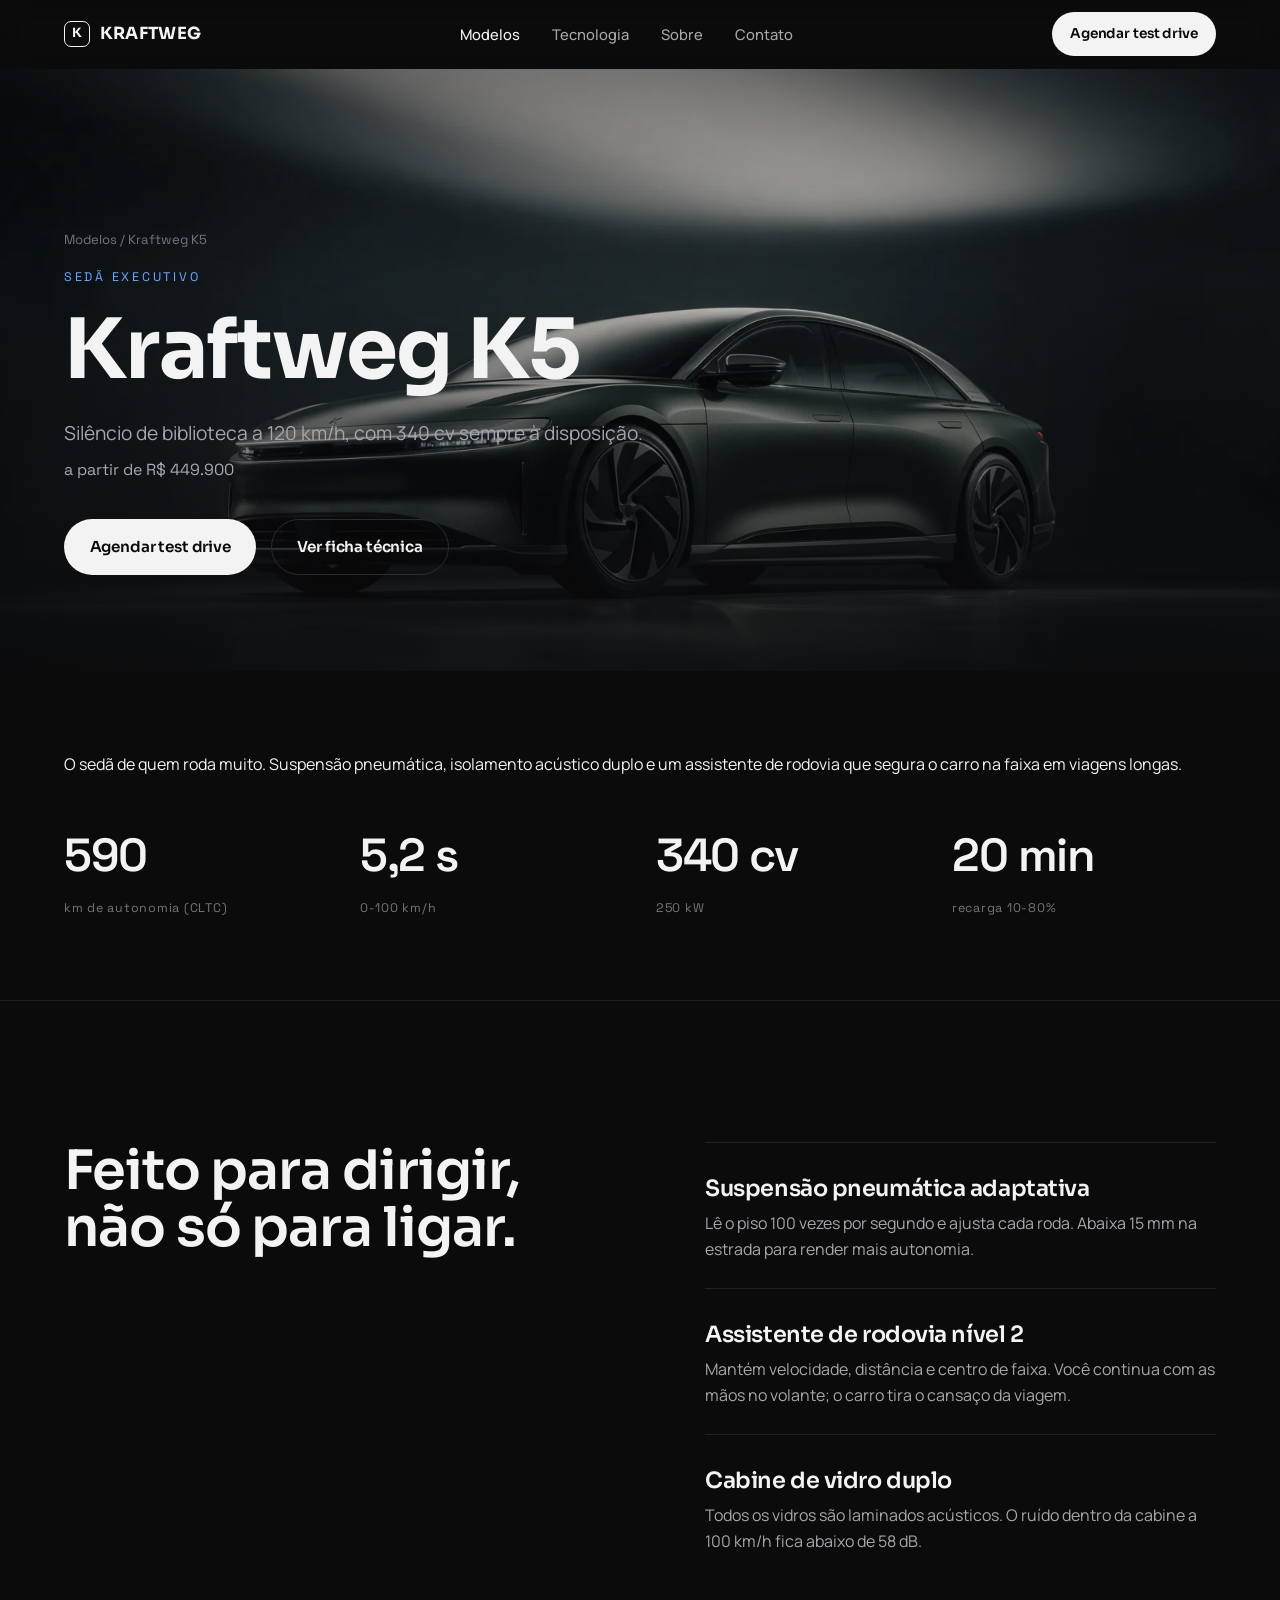
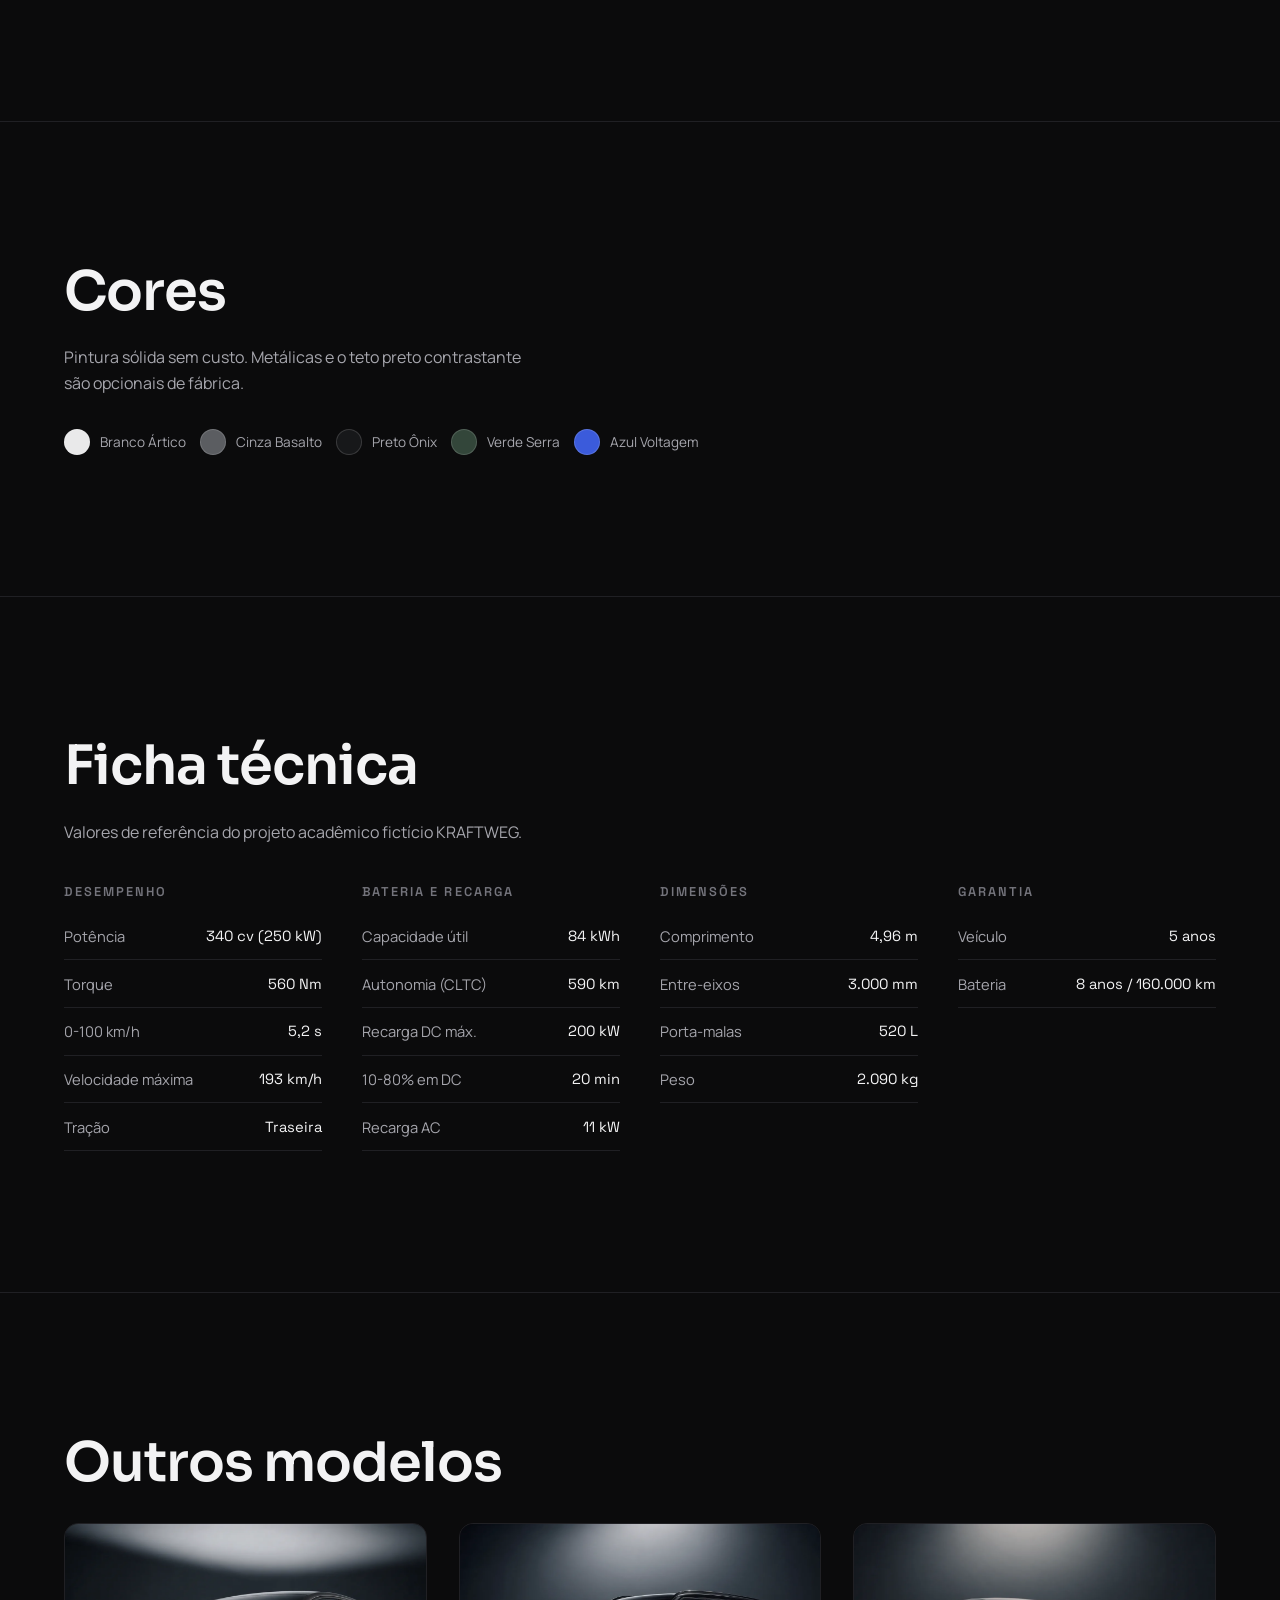
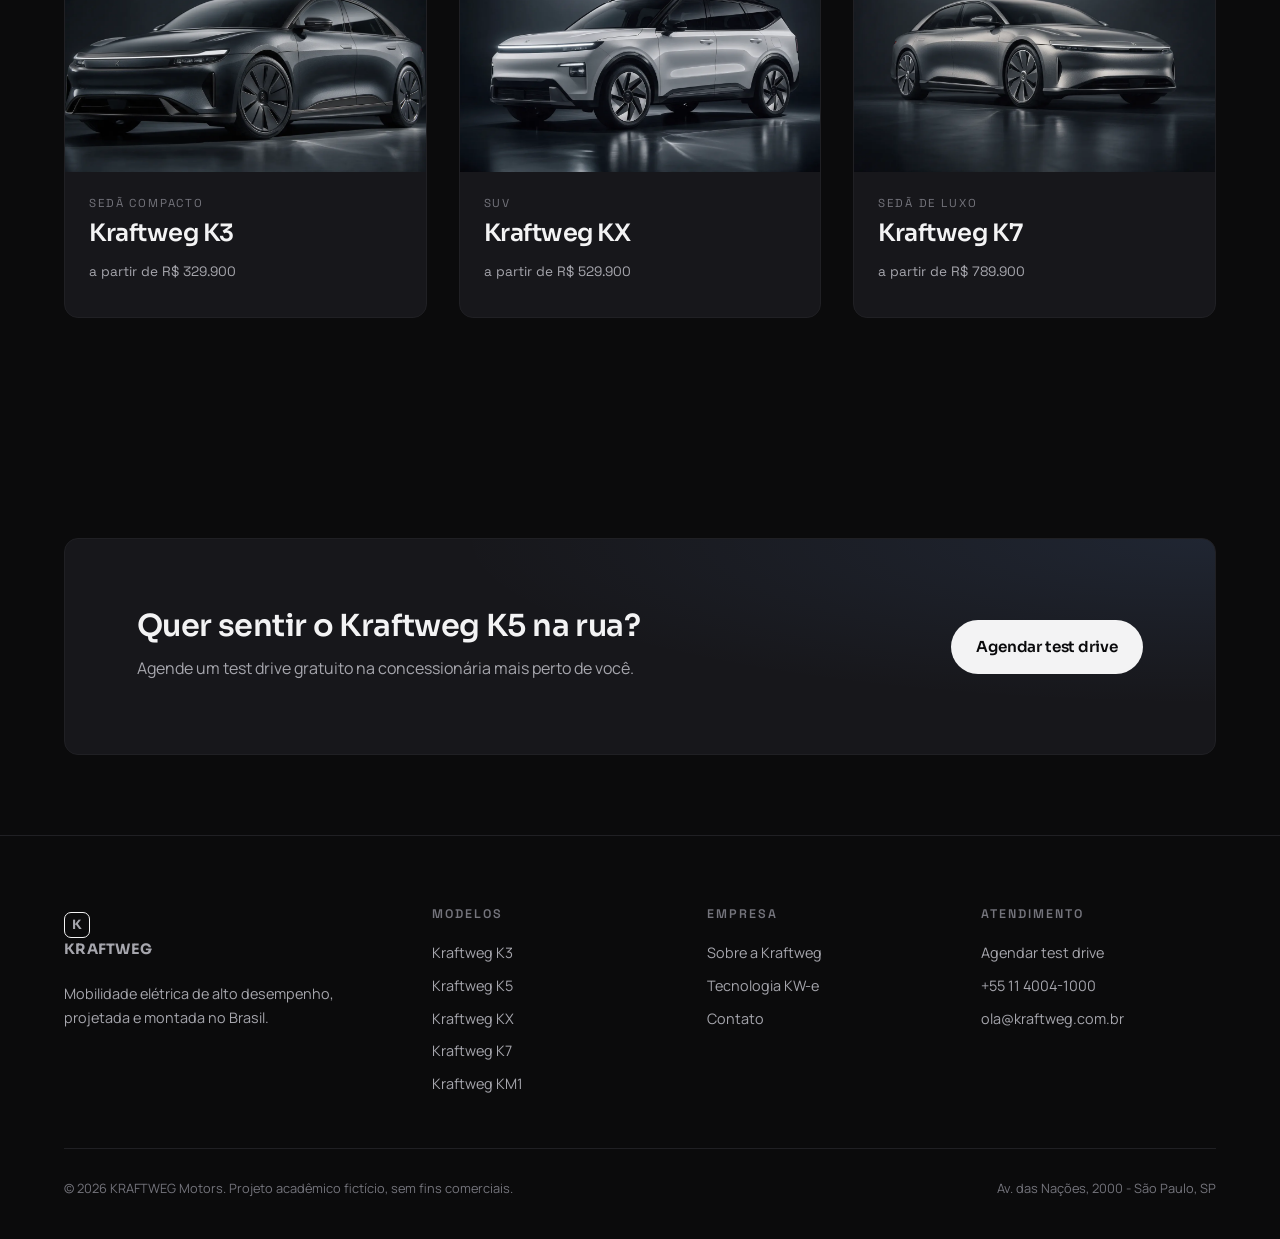
<file: modelo-k5.html>
<!doctype html>
<html lang="pt-BR">
<head>
<meta charset="utf-8">
<meta name="viewport" content="width=device-width, initial-scale=1">
<title>Kraftweg K5 | Sedã executivo elétrico KRAFTWEG</title>
<meta name="description" content="Kraftweg K5: Silêncio de biblioteca a 120 km/h, com 340 cv sempre à disposição. Ficha técnica, cores e test drive.">
<link rel="preconnect" href="https://fonts.googleapis.com">
<link rel="preconnect" href="https://fonts.gstatic.com" crossorigin>
<link href="https://fonts.googleapis.com/css2?family=Sora:wght@400;600;700&family=Manrope:wght@400;500;600&family=Space+Grotesk:wght@400;500;600&display=swap" rel="stylesheet">
<link rel="stylesheet" href="assets/css/style.css">
</head>
<body>
<header class="site-header">
  <div class="wrap">
    <nav class="nav" aria-label="Navegação principal">
      <a class="brand" href="index.html"><span class="brand__mark" aria-hidden="true">K</span> KRAFTWEG</a>
      <ul class="nav__links" id="nav-links">
        <li><a href="modelos.html" aria-current="page">Modelos</a></li>
        <li><a href="tecnologia.html">Tecnologia</a></li>
        <li><a href="sobre.html">Sobre</a></li>
        <li><a href="contato.html">Contato</a></li>
      </ul>
      <div class="nav__actions">
        <a class="btn btn--primary btn--sm btn--desktop" href="contato.html#test-drive">Agendar test drive</a>
        <button class="nav__toggle" type="button" aria-label="Abrir menu" aria-expanded="false" aria-controls="nav-links"><span></span></button>
      </div>
    </nav>
  </div>
</header>
<main>

<section class="hero hero--compact">
  <div class="hero__media">
    <img src="assets/img/k5.webp" alt="Kraftweg K5 em ambiente de estúdio">
  </div>
  <div class="wrap">
    <div class="hero__inner">
      <p class="crumbs"><a href="modelos.html">Modelos</a> / Kraftweg K5</p>
      <p class="eyebrow" style="margin-top:1rem">Sedã executivo</p>
      <h1 class="h-display">Kraftweg K5</h1>
      <p class="lead">Silêncio de biblioteca a 120 km/h, com 340 cv sempre à disposição.</p>
      <p class="model-card__price" style="font-size:1rem;margin-top:0.5rem">a partir de R$ 449.900</p>
      <div class="hero__cta">
        <a class="btn btn--primary" href="contato.html#test-drive">Agendar test drive</a>
        <a class="btn btn--ghost" href="#ficha">Ver ficha técnica</a>
      </div>
    </div>
  </div>
</section>

<section class="section--tight">
  <div class="wrap">
    <p class="prose reveal">O sedã de quem roda muito. Suspensão pneumática, isolamento acústico duplo e um assistente de rodovia que segura o carro na faixa em viagens longas.</p>
    <div class="stat-row reveal" style="margin-top:2.5rem"><div class="stat"><b>590</b><span>km de autonomia (CLTC)</span></div><div class="stat"><b>5,2 s</b><span>0-100 km/h</span></div><div class="stat"><b>340 cv</b><span>250 kW</span></div><div class="stat"><b>20 min</b><span>recarga 10-80%</span></div></div>
  </div>
</section>

<section class="section divider">
  <div class="wrap">
    <div class="split" style="align-items:start">
      <div class="reveal" style="position:sticky;top:120px">
        <h2 class="h-section" style="max-width:16ch">Feito para dirigir, não só para ligar.</h2>
      </div>
      <div>
        <div class="pillar reveal">
          <h3>Suspensão pneumática adaptativa</h3>
          <p class="muted">Lê o piso 100 vezes por segundo e ajusta cada roda. Abaixa 15 mm na estrada para render mais autonomia.</p>
        </div>
        <div class="pillar reveal">
          <h3>Assistente de rodovia nível 2</h3>
          <p class="muted">Mantém velocidade, distância e centro de faixa. Você continua com as mãos no volante; o carro tira o cansaço da viagem.</p>
        </div>
        <div class="pillar reveal">
          <h3>Cabine de vidro duplo</h3>
          <p class="muted">Todos os vidros são laminados acústicos. O ruído dentro da cabine a 100 km/h fica abaixo de 58 dB.</p>
        </div>
      </div>
    </div>
  </div>
</section>

<section class="section divider">
  <div class="wrap">
    <div class="stack reveal" style="max-width:48ch">
      <h2 class="h-section">Cores</h2>
      <p class="muted">Pintura sólida sem custo. Metálicas e o teto preto contrastante são opcionais de fábrica.</p>
    </div>
    <div class="colorways reveal" style="margin-top:2rem"><span class="swatch"><i style="background:#e9e9ea"></i>Branco Ártico</span><span class="swatch"><i style="background:#5b5d61"></i>Cinza Basalto</span><span class="swatch"><i style="background:#17181a"></i>Preto Ônix</span><span class="swatch"><i style="background:#33463a"></i>Verde Serra</span><span class="swatch"><i style="background:#3b5bdb"></i>Azul Voltagem</span></div>
  </div>
</section>

<section class="section divider" id="ficha">
  <div class="wrap">
    <div class="stack reveal" style="max-width:48ch">
      <h2 class="h-section">Ficha técnica</h2>
      <p class="muted">Valores de referência do projeto acadêmico fictício KRAFTWEG.</p>
    </div>
    <div class="spec-groups reveal" style="margin-top:2.5rem">
        <div class="spec-group">
          <h4>Desempenho</h4>
          <dl>
            <div class="row"><dt>Potência</dt><dd>340 cv (250 kW)</dd></div>
            <div class="row"><dt>Torque</dt><dd>560 Nm</dd></div>
            <div class="row"><dt>0-100 km/h</dt><dd>5,2 s</dd></div>
            <div class="row"><dt>Velocidade máxima</dt><dd>193 km/h</dd></div>
            <div class="row"><dt>Tração</dt><dd>Traseira</dd></div>
          </dl>
        </div>
        <div class="spec-group">
          <h4>Bateria e recarga</h4>
          <dl>
            <div class="row"><dt>Capacidade útil</dt><dd>84 kWh</dd></div>
            <div class="row"><dt>Autonomia (CLTC)</dt><dd>590 km</dd></div>
            <div class="row"><dt>Recarga DC máx.</dt><dd>200 kW</dd></div>
            <div class="row"><dt>10-80% em DC</dt><dd>20 min</dd></div>
            <div class="row"><dt>Recarga AC</dt><dd>11 kW</dd></div>
          </dl>
        </div>
        <div class="spec-group">
          <h4>Dimensões</h4>
          <dl>
            <div class="row"><dt>Comprimento</dt><dd>4,96 m</dd></div>
            <div class="row"><dt>Entre-eixos</dt><dd>3.000 mm</dd></div>
            <div class="row"><dt>Porta-malas</dt><dd>520 L</dd></div>
            <div class="row"><dt>Peso</dt><dd>2.090 kg</dd></div>
          </dl>
        </div>
        <div class="spec-group">
          <h4>Garantia</h4>
          <dl>
            <div class="row"><dt>Veículo</dt><dd>5 anos</dd></div>
            <div class="row"><dt>Bateria</dt><dd>8 anos / 160.000 km</dd></div>
          </dl>
        </div>
    </div>
  </div>
</section>

<section class="section divider">
  <div class="wrap">
    <h2 class="h-section reveal" style="margin-bottom:2rem">Outros modelos</h2>
    <div class="grid grid--3">
      <article class="model-card">
        <div class="model-card__media">
          <img src="assets/img/k3.webp" alt="Kraftweg K3" loading="lazy">
        </div>
        <div class="model-card__body">
          <span class="model-card__cat">Sedã compacto</span>
          <h3>Kraftweg K3</h3>
          <p class="model-card__price">a partir de R$ 329.900</p>
          <a class="model-card__link" href="modelo-k3.html" aria-label="Ver Kraftweg K3"></a>
        </div>
      </article>
      <article class="model-card">
        <div class="model-card__media">
          <img src="assets/img/kx.webp" alt="Kraftweg KX" loading="lazy">
        </div>
        <div class="model-card__body">
          <span class="model-card__cat">SUV</span>
          <h3>Kraftweg KX</h3>
          <p class="model-card__price">a partir de R$ 529.900</p>
          <a class="model-card__link" href="modelo-kx.html" aria-label="Ver Kraftweg KX"></a>
        </div>
      </article>
      <article class="model-card">
        <div class="model-card__media">
          <img src="assets/img/k7.webp" alt="Kraftweg K7" loading="lazy">
        </div>
        <div class="model-card__body">
          <span class="model-card__cat">Sedã de luxo</span>
          <h3>Kraftweg K7</h3>
          <p class="model-card__price">a partir de R$ 789.900</p>
          <a class="model-card__link" href="modelo-k7.html" aria-label="Ver Kraftweg K7"></a>
        </div>
      </article>
    </div>
  </div>
</section>

<section class="section--tight">
  <div class="wrap">
    <div class="cta-band reveal">
      <div class="stack-sm">
        <h2 class="h-sub">Quer sentir o Kraftweg K5 na rua?</h2>
        <p class="muted">Agende um test drive gratuito na concessionária mais perto de você.</p>
      </div>
      <a class="btn btn--primary" href="contato.html#test-drive">Agendar test drive</a>
    </div>
  </div>
</section>
</main>
<footer class="site-footer">
  <div class="wrap">
    <div class="footer-top">
      <div>
        <a class="brand" href="index.html"><span class="brand__mark" aria-hidden="true">K</span> KRAFTWEG</a>
        <p class="muted" style="margin-top:1rem;max-width:34ch;font-size:0.9rem">Mobilidade elétrica de alto desempenho, projetada e montada no Brasil.</p>
      </div>
      <div>
        <h4>Modelos</h4>
        <a href="modelo-k3.html">Kraftweg K3</a>
        <a href="modelo-k5.html">Kraftweg K5</a>
        <a href="modelo-kx.html">Kraftweg KX</a>
        <a href="modelo-k7.html">Kraftweg K7</a>
        <a href="modelo-km1.html">Kraftweg KM1</a>
      </div>
      <div>
        <h4>Empresa</h4>
        <a href="sobre.html">Sobre a Kraftweg</a>
        <a href="tecnologia.html">Tecnologia KW-e</a>
        <a href="contato.html">Contato</a>
      </div>
      <div>
        <h4>Atendimento</h4>
        <a href="contato.html#test-drive">Agendar test drive</a>
        <a href="tel:+551140041000">+55 11 4004-1000</a>
        <a href="mailto:ola@kraftweg.com.br">ola@kraftweg.com.br</a>
      </div>
    </div>
    <div class="footer-bottom">
      <span>&copy; <span data-year>2026</span> KRAFTWEG Motors. Projeto acadêmico fictício, sem fins comerciais.</span>
      <span>Av. das Nações, 2000 - São Paulo, SP</span>
    </div>
  </div>
</footer>

<script src="assets/js/main.js"></script>
</body>
</html>
</file>
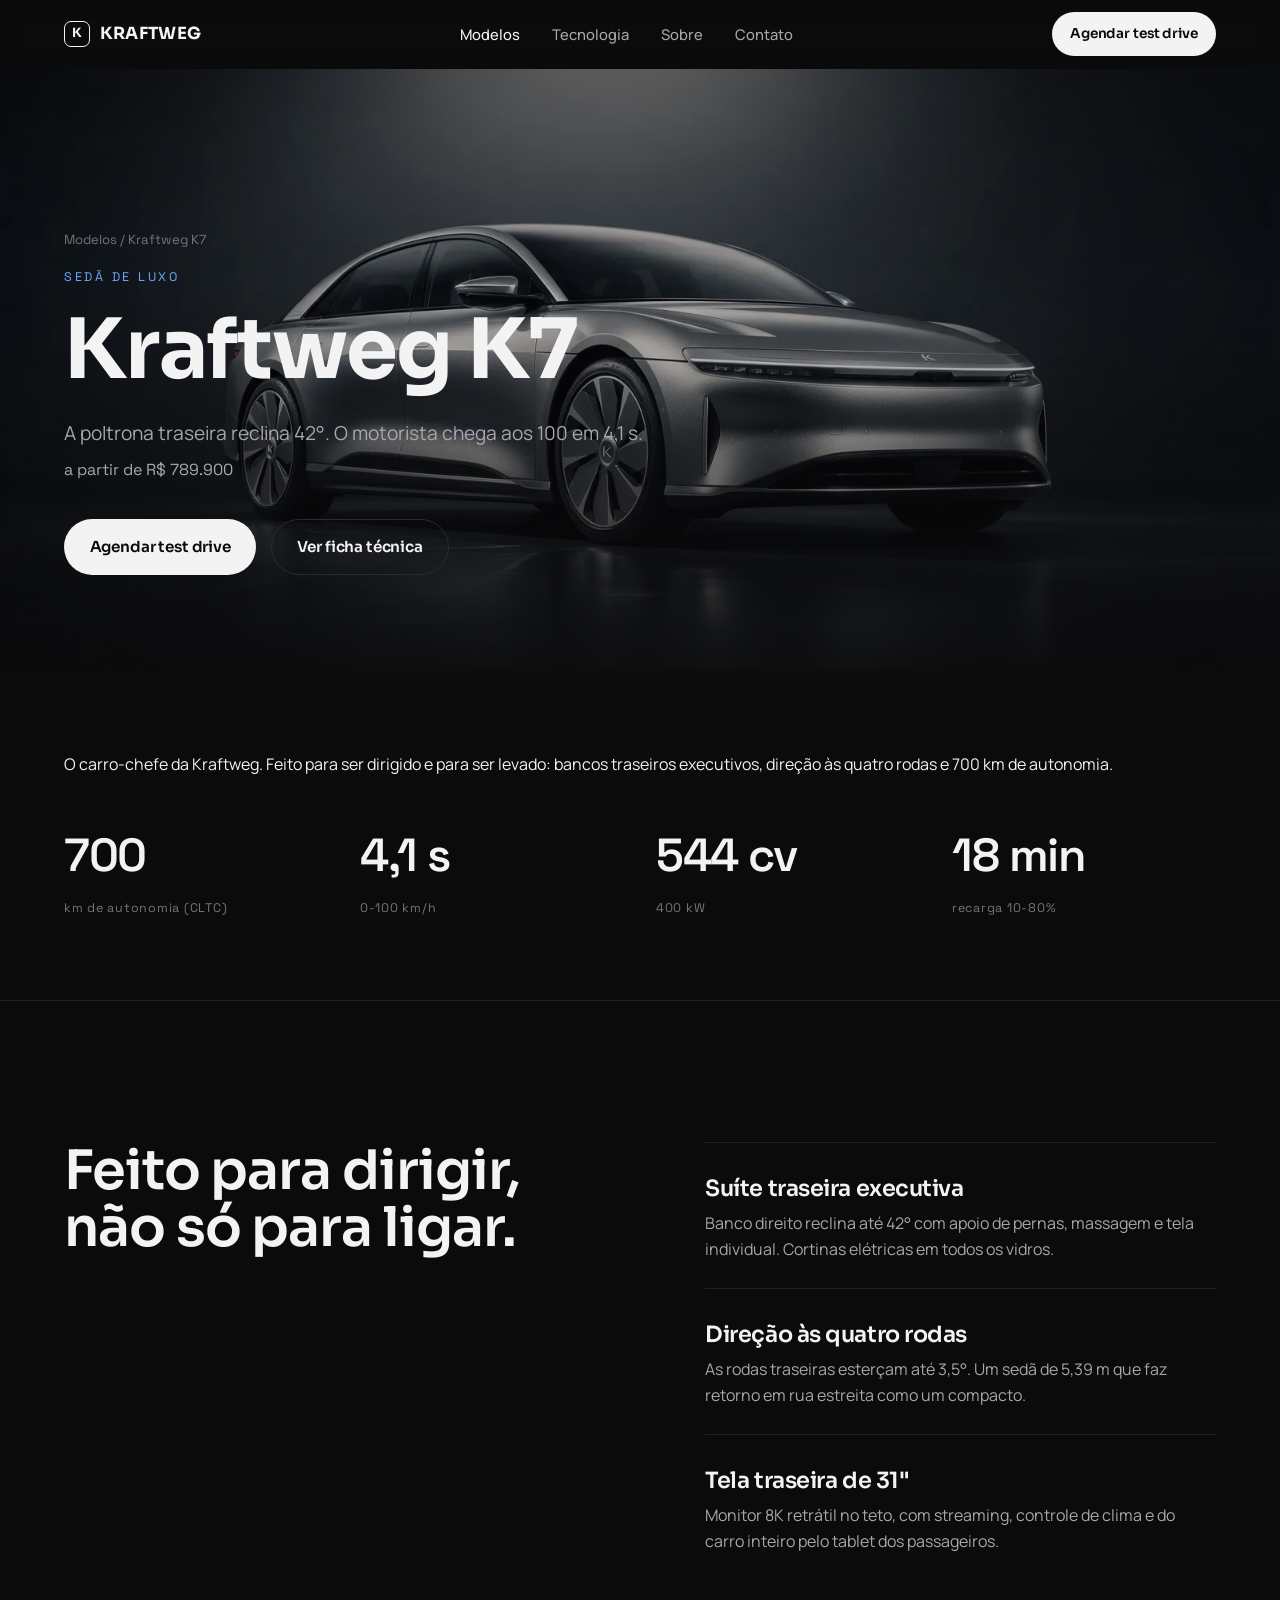
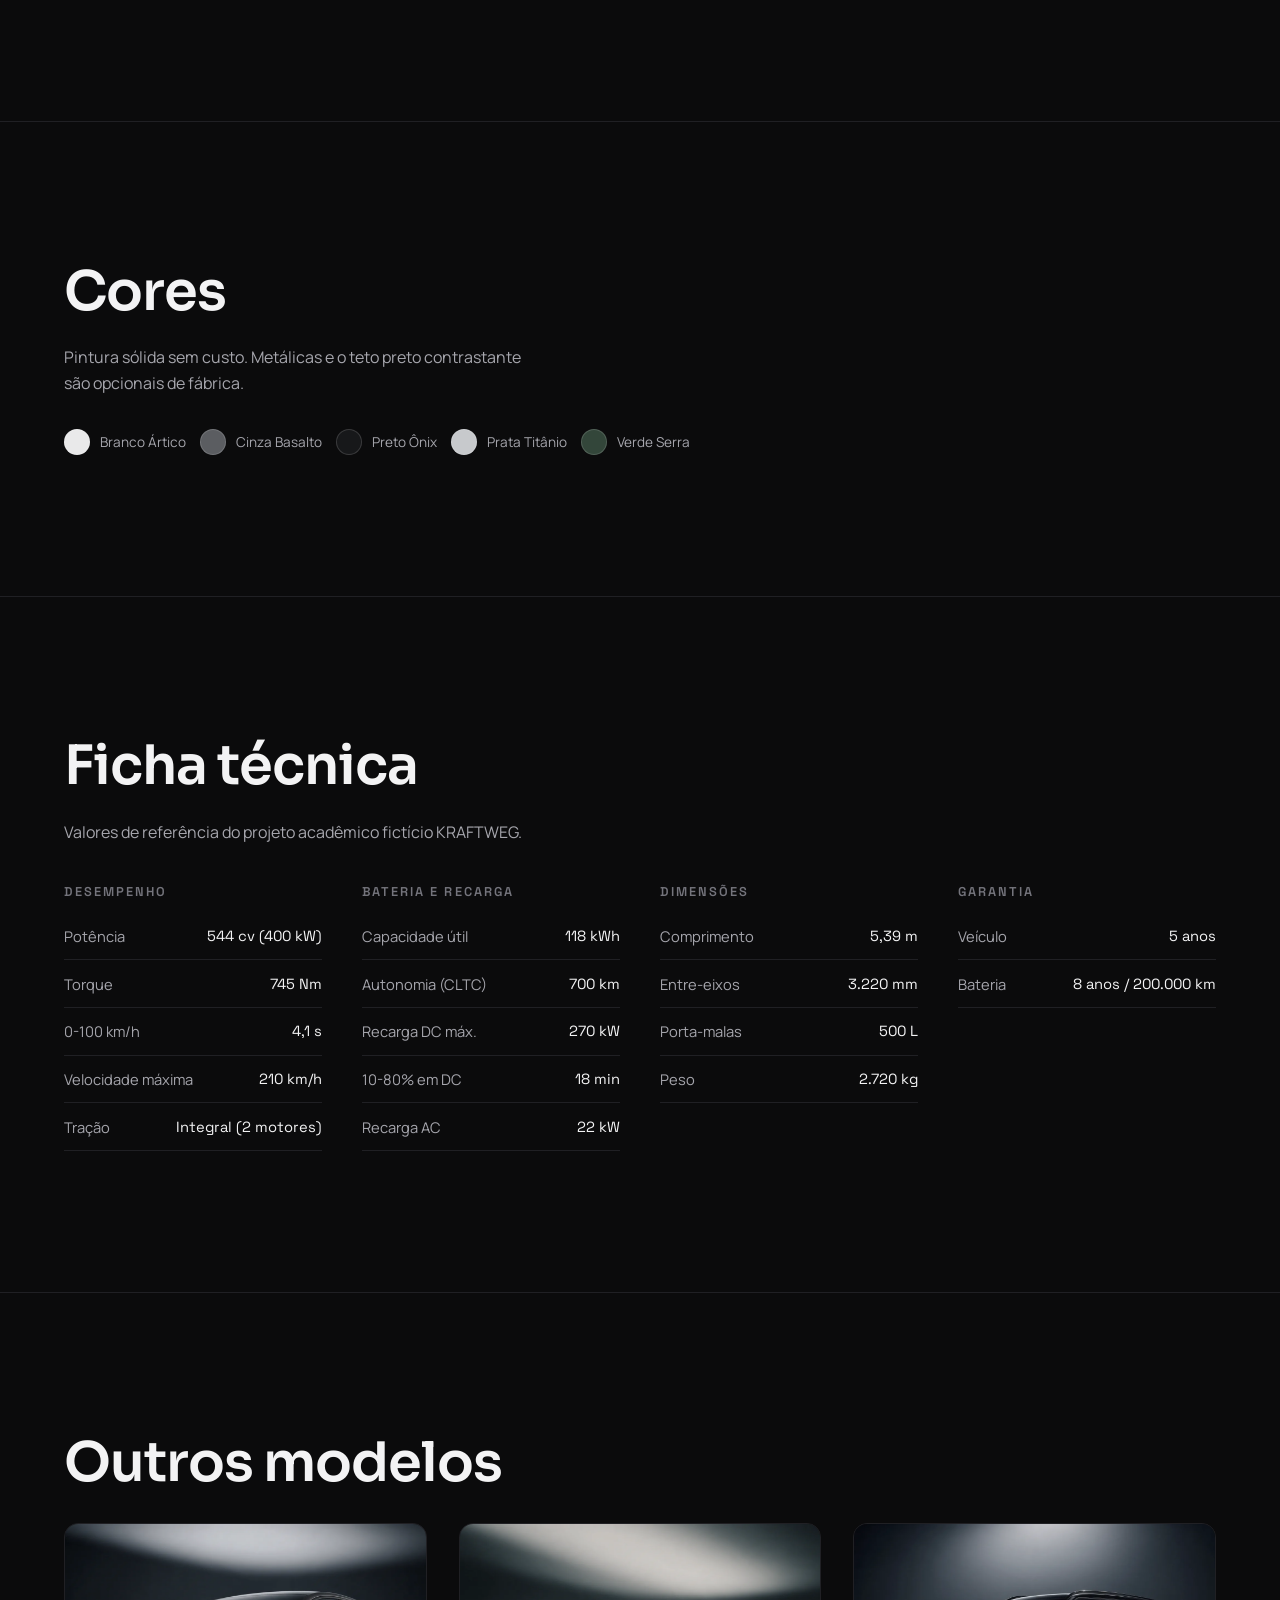
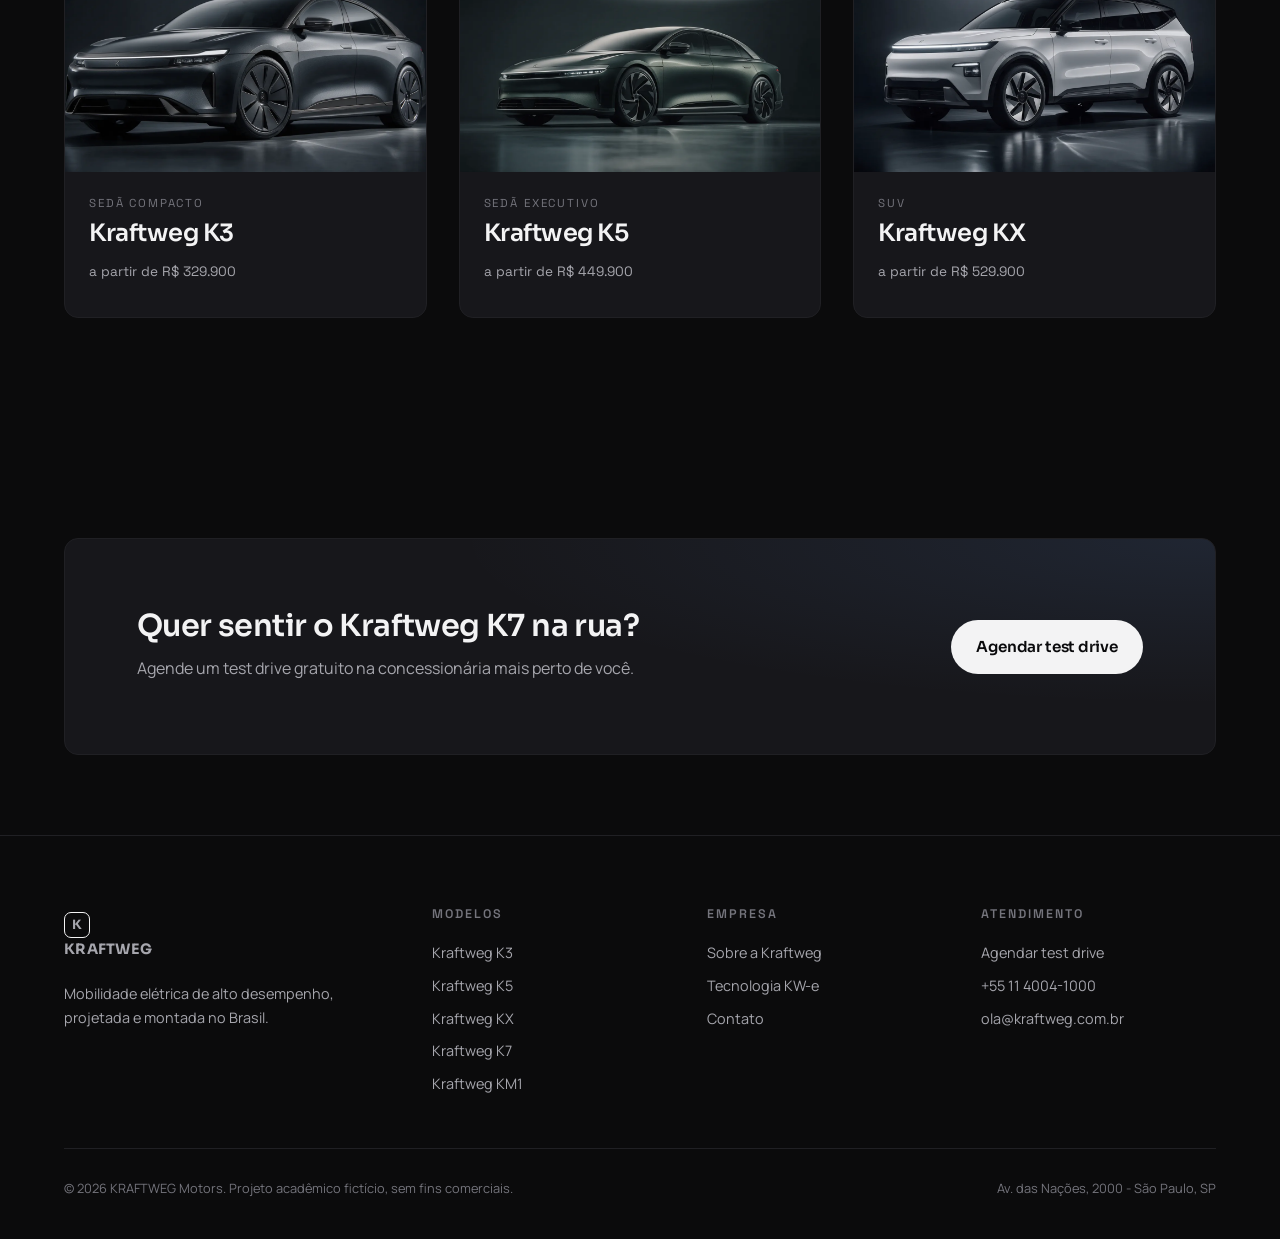
<file: modelo-k7.html>
<!doctype html>
<html lang="pt-BR">
<head>
<meta charset="utf-8">
<meta name="viewport" content="width=device-width, initial-scale=1">
<title>Kraftweg K7 | Sedã de luxo elétrico KRAFTWEG</title>
<meta name="description" content="Kraftweg K7: A poltrona traseira reclina 42°. O motorista chega aos 100 em 4,1 s. Ficha técnica, cores e test drive.">
<link rel="preconnect" href="https://fonts.googleapis.com">
<link rel="preconnect" href="https://fonts.gstatic.com" crossorigin>
<link href="https://fonts.googleapis.com/css2?family=Sora:wght@400;600;700&family=Manrope:wght@400;500;600&family=Space+Grotesk:wght@400;500;600&display=swap" rel="stylesheet">
<link rel="stylesheet" href="assets/css/style.css">
</head>
<body>
<header class="site-header">
  <div class="wrap">
    <nav class="nav" aria-label="Navegação principal">
      <a class="brand" href="index.html"><span class="brand__mark" aria-hidden="true">K</span> KRAFTWEG</a>
      <ul class="nav__links" id="nav-links">
        <li><a href="modelos.html" aria-current="page">Modelos</a></li>
        <li><a href="tecnologia.html">Tecnologia</a></li>
        <li><a href="sobre.html">Sobre</a></li>
        <li><a href="contato.html">Contato</a></li>
      </ul>
      <div class="nav__actions">
        <a class="btn btn--primary btn--sm btn--desktop" href="contato.html#test-drive">Agendar test drive</a>
        <button class="nav__toggle" type="button" aria-label="Abrir menu" aria-expanded="false" aria-controls="nav-links"><span></span></button>
      </div>
    </nav>
  </div>
</header>
<main>

<section class="hero hero--compact">
  <div class="hero__media">
    <img src="assets/img/k7.webp" alt="Kraftweg K7 em ambiente de estúdio">
  </div>
  <div class="wrap">
    <div class="hero__inner">
      <p class="crumbs"><a href="modelos.html">Modelos</a> / Kraftweg K7</p>
      <p class="eyebrow" style="margin-top:1rem">Sedã de luxo</p>
      <h1 class="h-display">Kraftweg K7</h1>
      <p class="lead">A poltrona traseira reclina 42°. O motorista chega aos 100 em 4,1 s.</p>
      <p class="model-card__price" style="font-size:1rem;margin-top:0.5rem">a partir de R$ 789.900</p>
      <div class="hero__cta">
        <a class="btn btn--primary" href="contato.html#test-drive">Agendar test drive</a>
        <a class="btn btn--ghost" href="#ficha">Ver ficha técnica</a>
      </div>
    </div>
  </div>
</section>

<section class="section--tight">
  <div class="wrap">
    <p class="prose reveal">O carro-chefe da Kraftweg. Feito para ser dirigido e para ser levado: bancos traseiros executivos, direção às quatro rodas e 700 km de autonomia.</p>
    <div class="stat-row reveal" style="margin-top:2.5rem"><div class="stat"><b>700</b><span>km de autonomia (CLTC)</span></div><div class="stat"><b>4,1 s</b><span>0-100 km/h</span></div><div class="stat"><b>544 cv</b><span>400 kW</span></div><div class="stat"><b>18 min</b><span>recarga 10-80%</span></div></div>
  </div>
</section>

<section class="section divider">
  <div class="wrap">
    <div class="split" style="align-items:start">
      <div class="reveal" style="position:sticky;top:120px">
        <h2 class="h-section" style="max-width:16ch">Feito para dirigir, não só para ligar.</h2>
      </div>
      <div>
        <div class="pillar reveal">
          <h3>Suíte traseira executiva</h3>
          <p class="muted">Banco direito reclina até 42° com apoio de pernas, massagem e tela individual. Cortinas elétricas em todos os vidros.</p>
        </div>
        <div class="pillar reveal">
          <h3>Direção às quatro rodas</h3>
          <p class="muted">As rodas traseiras esterçam até 3,5°. Um sedã de 5,39 m que faz retorno em rua estreita como um compacto.</p>
        </div>
        <div class="pillar reveal">
          <h3>Tela traseira de 31"</h3>
          <p class="muted">Monitor 8K retrátil no teto, com streaming, controle de clima e do carro inteiro pelo tablet dos passageiros.</p>
        </div>
      </div>
    </div>
  </div>
</section>

<section class="section divider">
  <div class="wrap">
    <div class="stack reveal" style="max-width:48ch">
      <h2 class="h-section">Cores</h2>
      <p class="muted">Pintura sólida sem custo. Metálicas e o teto preto contrastante são opcionais de fábrica.</p>
    </div>
    <div class="colorways reveal" style="margin-top:2rem"><span class="swatch"><i style="background:#e9e9ea"></i>Branco Ártico</span><span class="swatch"><i style="background:#5b5d61"></i>Cinza Basalto</span><span class="swatch"><i style="background:#17181a"></i>Preto Ônix</span><span class="swatch"><i style="background:#c7c9cc"></i>Prata Titânio</span><span class="swatch"><i style="background:#33463a"></i>Verde Serra</span></div>
  </div>
</section>

<section class="section divider" id="ficha">
  <div class="wrap">
    <div class="stack reveal" style="max-width:48ch">
      <h2 class="h-section">Ficha técnica</h2>
      <p class="muted">Valores de referência do projeto acadêmico fictício KRAFTWEG.</p>
    </div>
    <div class="spec-groups reveal" style="margin-top:2.5rem">
        <div class="spec-group">
          <h4>Desempenho</h4>
          <dl>
            <div class="row"><dt>Potência</dt><dd>544 cv (400 kW)</dd></div>
            <div class="row"><dt>Torque</dt><dd>745 Nm</dd></div>
            <div class="row"><dt>0-100 km/h</dt><dd>4,1 s</dd></div>
            <div class="row"><dt>Velocidade máxima</dt><dd>210 km/h</dd></div>
            <div class="row"><dt>Tração</dt><dd>Integral (2 motores)</dd></div>
          </dl>
        </div>
        <div class="spec-group">
          <h4>Bateria e recarga</h4>
          <dl>
            <div class="row"><dt>Capacidade útil</dt><dd>118 kWh</dd></div>
            <div class="row"><dt>Autonomia (CLTC)</dt><dd>700 km</dd></div>
            <div class="row"><dt>Recarga DC máx.</dt><dd>270 kW</dd></div>
            <div class="row"><dt>10-80% em DC</dt><dd>18 min</dd></div>
            <div class="row"><dt>Recarga AC</dt><dd>22 kW</dd></div>
          </dl>
        </div>
        <div class="spec-group">
          <h4>Dimensões</h4>
          <dl>
            <div class="row"><dt>Comprimento</dt><dd>5,39 m</dd></div>
            <div class="row"><dt>Entre-eixos</dt><dd>3.220 mm</dd></div>
            <div class="row"><dt>Porta-malas</dt><dd>500 L</dd></div>
            <div class="row"><dt>Peso</dt><dd>2.720 kg</dd></div>
          </dl>
        </div>
        <div class="spec-group">
          <h4>Garantia</h4>
          <dl>
            <div class="row"><dt>Veículo</dt><dd>5 anos</dd></div>
            <div class="row"><dt>Bateria</dt><dd>8 anos / 200.000 km</dd></div>
          </dl>
        </div>
    </div>
  </div>
</section>

<section class="section divider">
  <div class="wrap">
    <h2 class="h-section reveal" style="margin-bottom:2rem">Outros modelos</h2>
    <div class="grid grid--3">
      <article class="model-card">
        <div class="model-card__media">
          <img src="assets/img/k3.webp" alt="Kraftweg K3" loading="lazy">
        </div>
        <div class="model-card__body">
          <span class="model-card__cat">Sedã compacto</span>
          <h3>Kraftweg K3</h3>
          <p class="model-card__price">a partir de R$ 329.900</p>
          <a class="model-card__link" href="modelo-k3.html" aria-label="Ver Kraftweg K3"></a>
        </div>
      </article>
      <article class="model-card">
        <div class="model-card__media">
          <img src="assets/img/k5.webp" alt="Kraftweg K5" loading="lazy">
        </div>
        <div class="model-card__body">
          <span class="model-card__cat">Sedã executivo</span>
          <h3>Kraftweg K5</h3>
          <p class="model-card__price">a partir de R$ 449.900</p>
          <a class="model-card__link" href="modelo-k5.html" aria-label="Ver Kraftweg K5"></a>
        </div>
      </article>
      <article class="model-card">
        <div class="model-card__media">
          <img src="assets/img/kx.webp" alt="Kraftweg KX" loading="lazy">
        </div>
        <div class="model-card__body">
          <span class="model-card__cat">SUV</span>
          <h3>Kraftweg KX</h3>
          <p class="model-card__price">a partir de R$ 529.900</p>
          <a class="model-card__link" href="modelo-kx.html" aria-label="Ver Kraftweg KX"></a>
        </div>
      </article>
    </div>
  </div>
</section>

<section class="section--tight">
  <div class="wrap">
    <div class="cta-band reveal">
      <div class="stack-sm">
        <h2 class="h-sub">Quer sentir o Kraftweg K7 na rua?</h2>
        <p class="muted">Agende um test drive gratuito na concessionária mais perto de você.</p>
      </div>
      <a class="btn btn--primary" href="contato.html#test-drive">Agendar test drive</a>
    </div>
  </div>
</section>
</main>
<footer class="site-footer">
  <div class="wrap">
    <div class="footer-top">
      <div>
        <a class="brand" href="index.html"><span class="brand__mark" aria-hidden="true">K</span> KRAFTWEG</a>
        <p class="muted" style="margin-top:1rem;max-width:34ch;font-size:0.9rem">Mobilidade elétrica de alto desempenho, projetada e montada no Brasil.</p>
      </div>
      <div>
        <h4>Modelos</h4>
        <a href="modelo-k3.html">Kraftweg K3</a>
        <a href="modelo-k5.html">Kraftweg K5</a>
        <a href="modelo-kx.html">Kraftweg KX</a>
        <a href="modelo-k7.html">Kraftweg K7</a>
        <a href="modelo-km1.html">Kraftweg KM1</a>
      </div>
      <div>
        <h4>Empresa</h4>
        <a href="sobre.html">Sobre a Kraftweg</a>
        <a href="tecnologia.html">Tecnologia KW-e</a>
        <a href="contato.html">Contato</a>
      </div>
      <div>
        <h4>Atendimento</h4>
        <a href="contato.html#test-drive">Agendar test drive</a>
        <a href="tel:+551140041000">+55 11 4004-1000</a>
        <a href="mailto:ola@kraftweg.com.br">ola@kraftweg.com.br</a>
      </div>
    </div>
    <div class="footer-bottom">
      <span>&copy; <span data-year>2026</span> KRAFTWEG Motors. Projeto acadêmico fictício, sem fins comerciais.</span>
      <span>Av. das Nações, 2000 - São Paulo, SP</span>
    </div>
  </div>
</footer>

<script src="assets/js/main.js"></script>
</body>
</html>
</file>
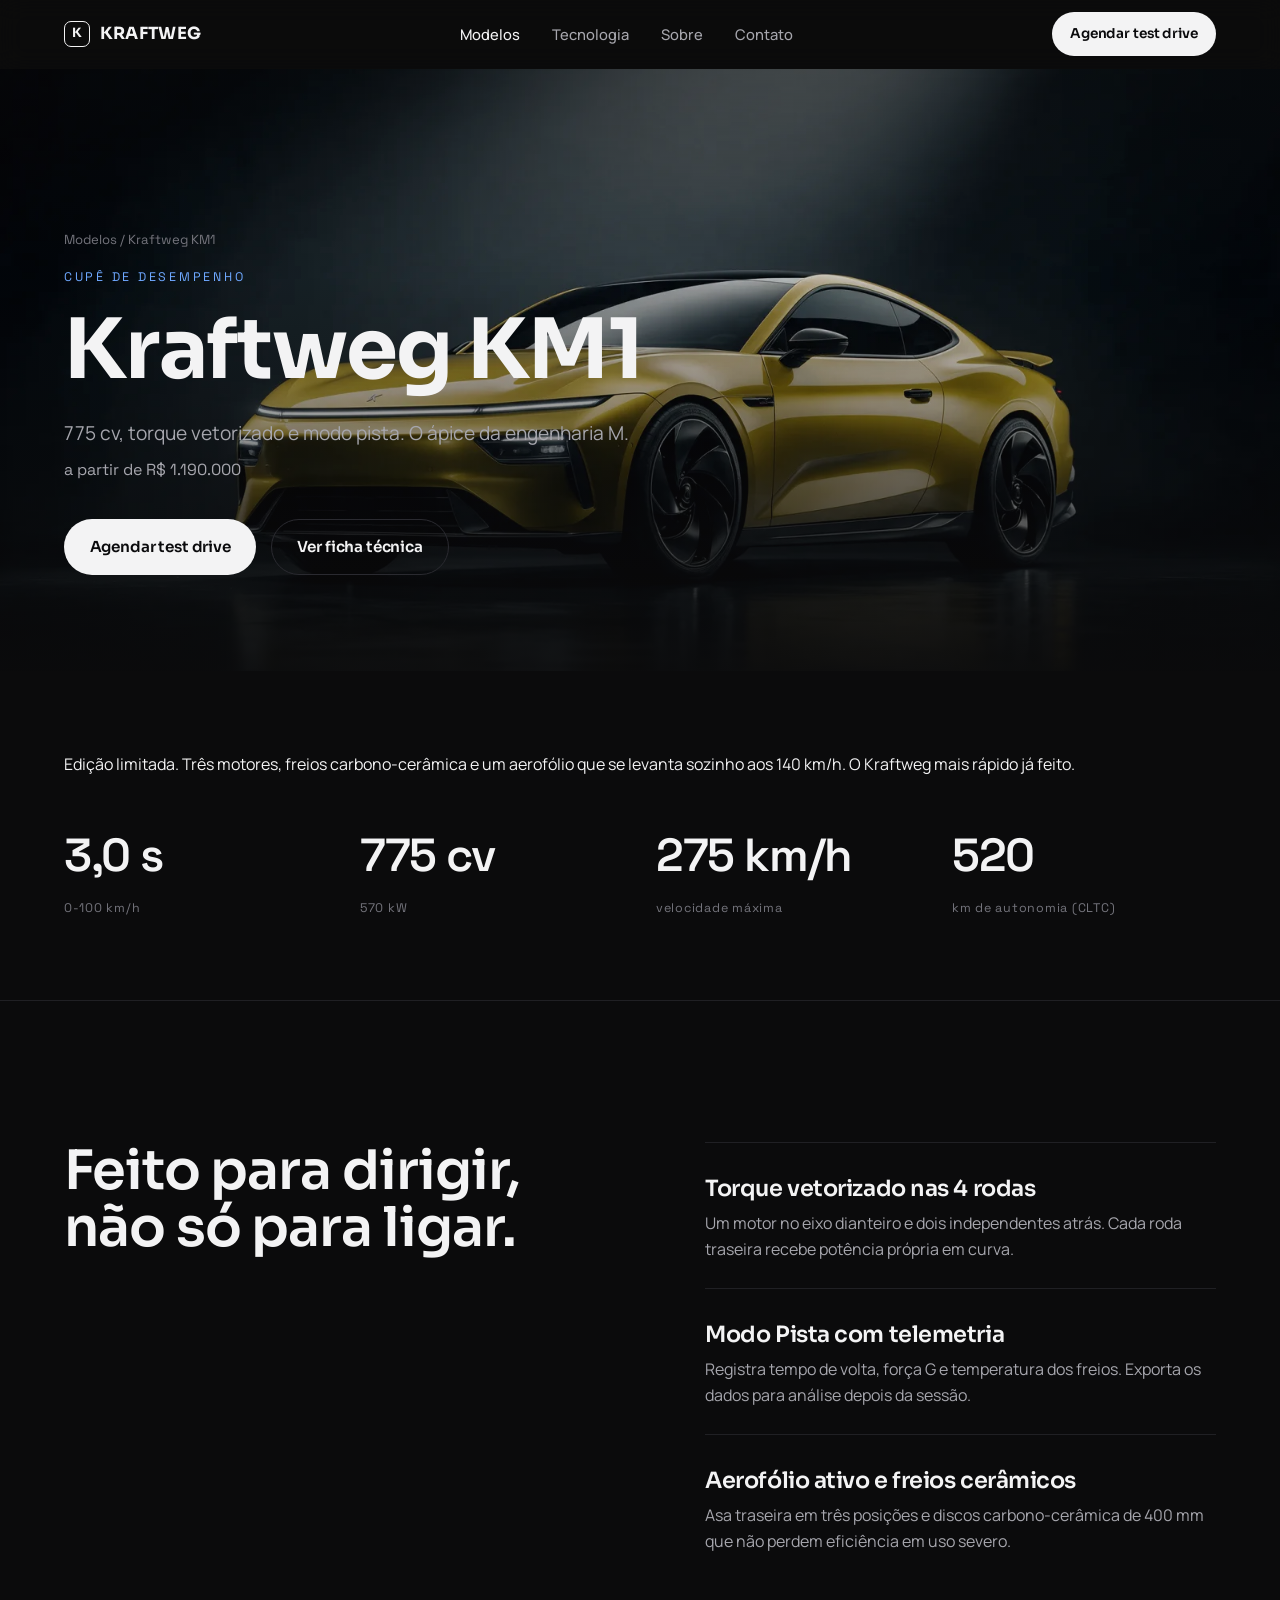
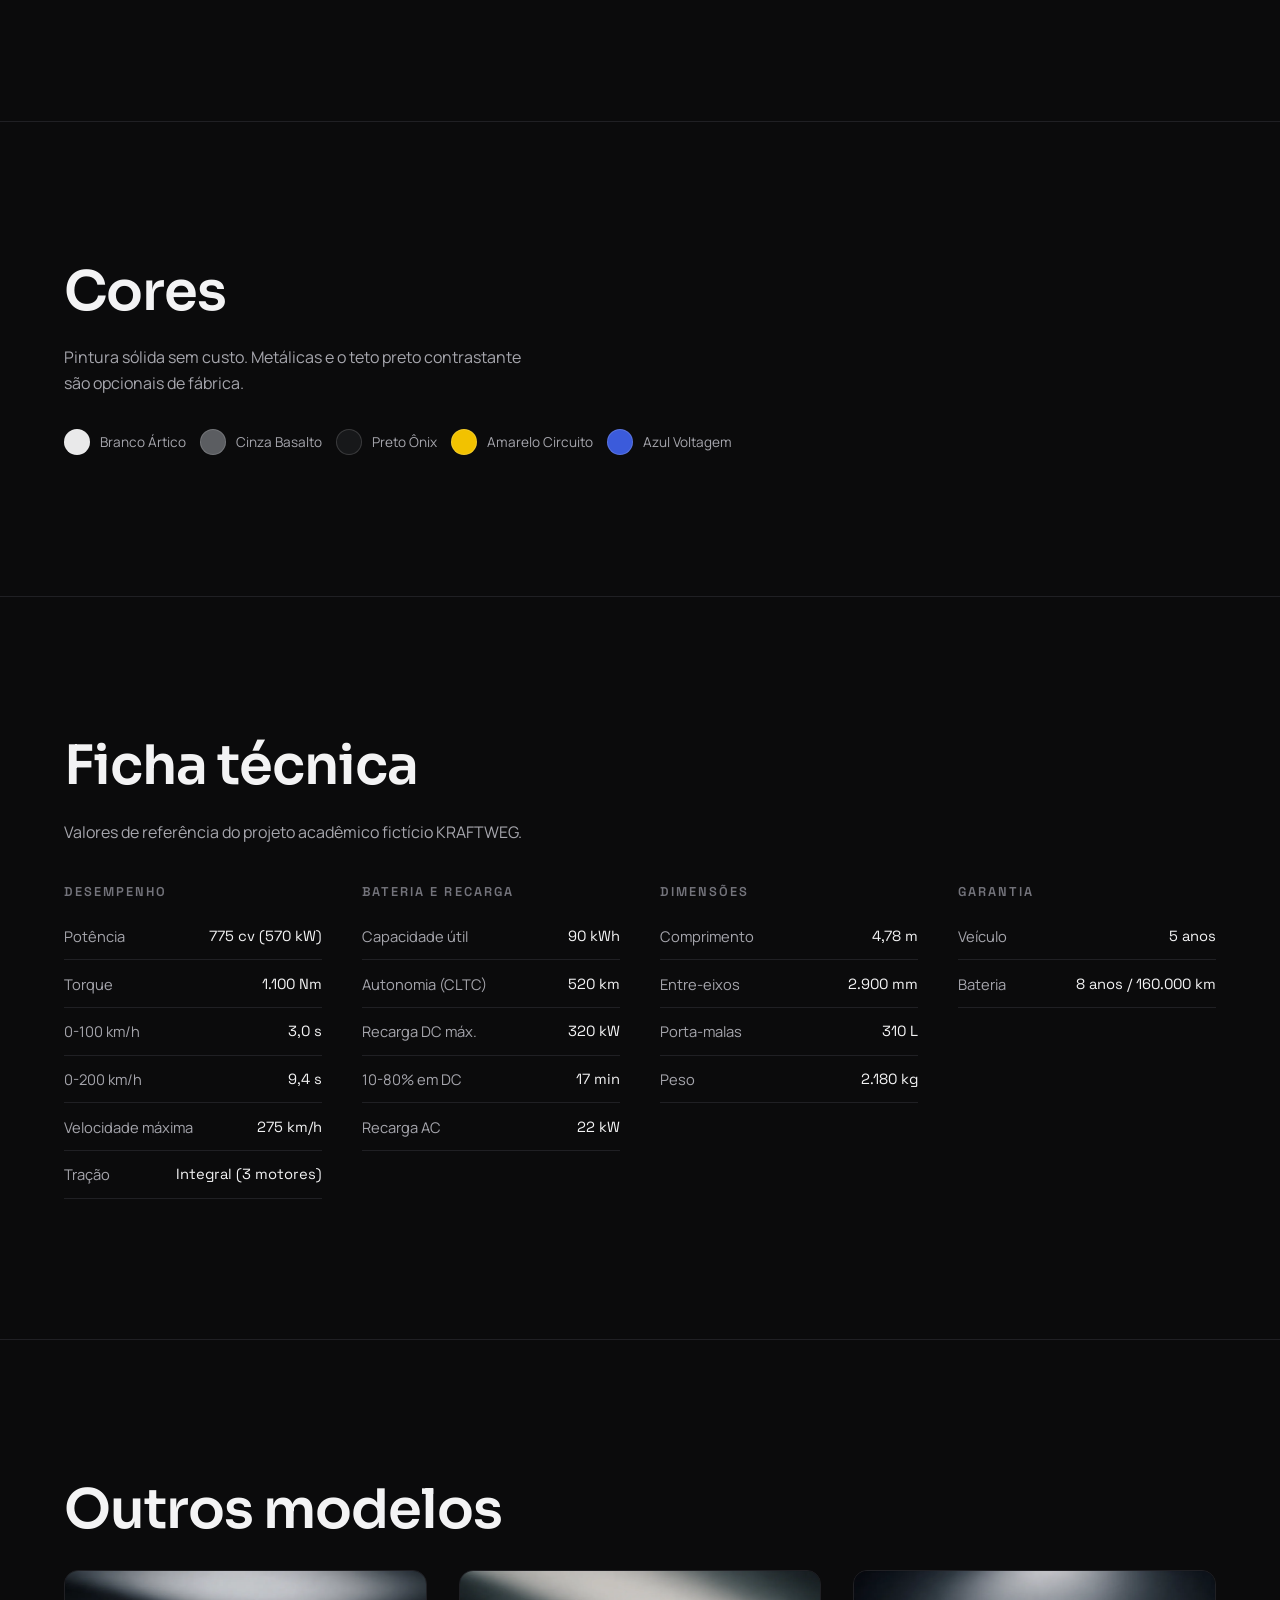
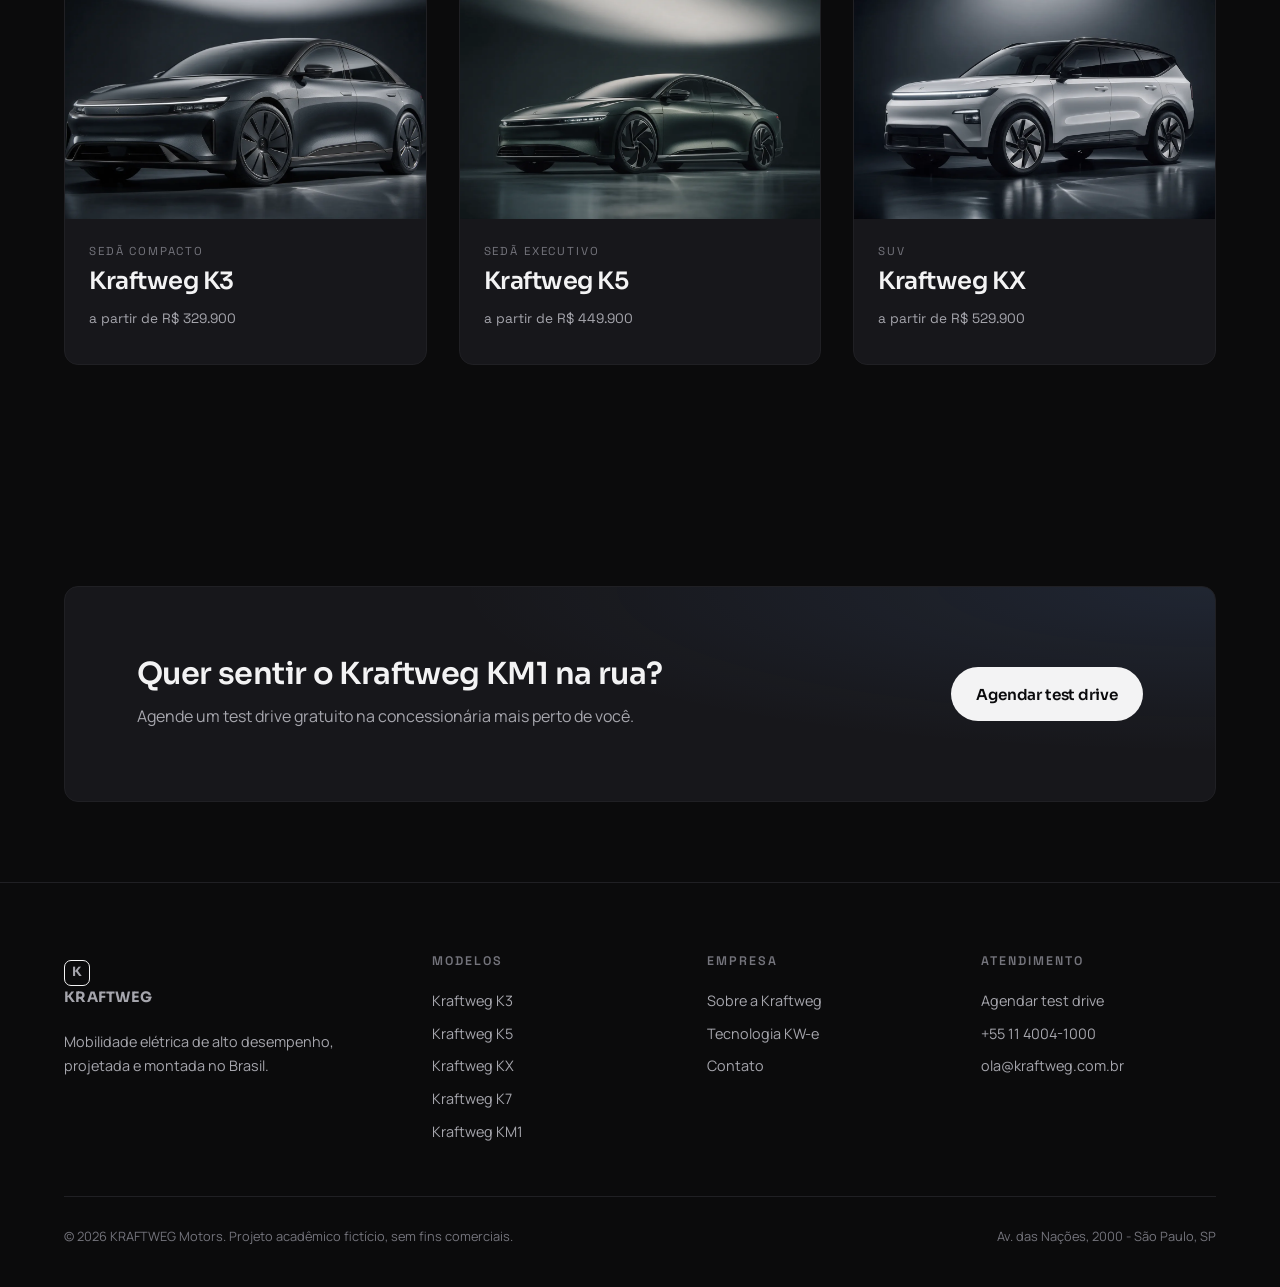
<file: modelo-km1.html>
<!doctype html>
<html lang="pt-BR">
<head>
<meta charset="utf-8">
<meta name="viewport" content="width=device-width, initial-scale=1">
<title>Kraftweg KM1 | Cupê de desempenho elétrico KRAFTWEG</title>
<meta name="description" content="Kraftweg KM1: 775 cv, torque vetorizado e modo pista. O ápice da engenharia M. Ficha técnica, cores e test drive.">
<link rel="preconnect" href="https://fonts.googleapis.com">
<link rel="preconnect" href="https://fonts.gstatic.com" crossorigin>
<link href="https://fonts.googleapis.com/css2?family=Sora:wght@400;600;700&family=Manrope:wght@400;500;600&family=Space+Grotesk:wght@400;500;600&display=swap" rel="stylesheet">
<link rel="stylesheet" href="assets/css/style.css">
</head>
<body>
<header class="site-header">
  <div class="wrap">
    <nav class="nav" aria-label="Navegação principal">
      <a class="brand" href="index.html"><span class="brand__mark" aria-hidden="true">K</span> KRAFTWEG</a>
      <ul class="nav__links" id="nav-links">
        <li><a href="modelos.html" aria-current="page">Modelos</a></li>
        <li><a href="tecnologia.html">Tecnologia</a></li>
        <li><a href="sobre.html">Sobre</a></li>
        <li><a href="contato.html">Contato</a></li>
      </ul>
      <div class="nav__actions">
        <a class="btn btn--primary btn--sm btn--desktop" href="contato.html#test-drive">Agendar test drive</a>
        <button class="nav__toggle" type="button" aria-label="Abrir menu" aria-expanded="false" aria-controls="nav-links"><span></span></button>
      </div>
    </nav>
  </div>
</header>
<main>

<section class="hero hero--compact">
  <div class="hero__media">
    <img src="assets/img/km1.webp" alt="Kraftweg KM1 em ambiente de estúdio">
  </div>
  <div class="wrap">
    <div class="hero__inner">
      <p class="crumbs"><a href="modelos.html">Modelos</a> / Kraftweg KM1</p>
      <p class="eyebrow" style="margin-top:1rem">Cupê de desempenho</p>
      <h1 class="h-display">Kraftweg KM1</h1>
      <p class="lead">775 cv, torque vetorizado e modo pista. O ápice da engenharia M.</p>
      <p class="model-card__price" style="font-size:1rem;margin-top:0.5rem">a partir de R$ 1.190.000</p>
      <div class="hero__cta">
        <a class="btn btn--primary" href="contato.html#test-drive">Agendar test drive</a>
        <a class="btn btn--ghost" href="#ficha">Ver ficha técnica</a>
      </div>
    </div>
  </div>
</section>

<section class="section--tight">
  <div class="wrap">
    <p class="prose reveal">Edição limitada. Três motores, freios carbono-cerâmica e um aerofólio que se levanta sozinho aos 140 km/h. O Kraftweg mais rápido já feito.</p>
    <div class="stat-row reveal" style="margin-top:2.5rem"><div class="stat"><b>3,0 s</b><span>0-100 km/h</span></div><div class="stat"><b>775 cv</b><span>570 kW</span></div><div class="stat"><b>275 km/h</b><span>velocidade máxima</span></div><div class="stat"><b>520</b><span>km de autonomia (CLTC)</span></div></div>
  </div>
</section>

<section class="section divider">
  <div class="wrap">
    <div class="split" style="align-items:start">
      <div class="reveal" style="position:sticky;top:120px">
        <h2 class="h-section" style="max-width:16ch">Feito para dirigir, não só para ligar.</h2>
      </div>
      <div>
        <div class="pillar reveal">
          <h3>Torque vetorizado nas 4 rodas</h3>
          <p class="muted">Um motor no eixo dianteiro e dois independentes atrás. Cada roda traseira recebe potência própria em curva.</p>
        </div>
        <div class="pillar reveal">
          <h3>Modo Pista com telemetria</h3>
          <p class="muted">Registra tempo de volta, força G e temperatura dos freios. Exporta os dados para análise depois da sessão.</p>
        </div>
        <div class="pillar reveal">
          <h3>Aerofólio ativo e freios cerâmicos</h3>
          <p class="muted">Asa traseira em três posições e discos carbono-cerâmica de 400 mm que não perdem eficiência em uso severo.</p>
        </div>
      </div>
    </div>
  </div>
</section>

<section class="section divider">
  <div class="wrap">
    <div class="stack reveal" style="max-width:48ch">
      <h2 class="h-section">Cores</h2>
      <p class="muted">Pintura sólida sem custo. Metálicas e o teto preto contrastante são opcionais de fábrica.</p>
    </div>
    <div class="colorways reveal" style="margin-top:2rem"><span class="swatch"><i style="background:#e9e9ea"></i>Branco Ártico</span><span class="swatch"><i style="background:#5b5d61"></i>Cinza Basalto</span><span class="swatch"><i style="background:#17181a"></i>Preto Ônix</span><span class="swatch"><i style="background:#f2c200"></i>Amarelo Circuito</span><span class="swatch"><i style="background:#3b5bdb"></i>Azul Voltagem</span></div>
  </div>
</section>

<section class="section divider" id="ficha">
  <div class="wrap">
    <div class="stack reveal" style="max-width:48ch">
      <h2 class="h-section">Ficha técnica</h2>
      <p class="muted">Valores de referência do projeto acadêmico fictício KRAFTWEG.</p>
    </div>
    <div class="spec-groups reveal" style="margin-top:2.5rem">
        <div class="spec-group">
          <h4>Desempenho</h4>
          <dl>
            <div class="row"><dt>Potência</dt><dd>775 cv (570 kW)</dd></div>
            <div class="row"><dt>Torque</dt><dd>1.100 Nm</dd></div>
            <div class="row"><dt>0-100 km/h</dt><dd>3,0 s</dd></div>
            <div class="row"><dt>0-200 km/h</dt><dd>9,4 s</dd></div>
            <div class="row"><dt>Velocidade máxima</dt><dd>275 km/h</dd></div>
            <div class="row"><dt>Tração</dt><dd>Integral (3 motores)</dd></div>
          </dl>
        </div>
        <div class="spec-group">
          <h4>Bateria e recarga</h4>
          <dl>
            <div class="row"><dt>Capacidade útil</dt><dd>90 kWh</dd></div>
            <div class="row"><dt>Autonomia (CLTC)</dt><dd>520 km</dd></div>
            <div class="row"><dt>Recarga DC máx.</dt><dd>320 kW</dd></div>
            <div class="row"><dt>10-80% em DC</dt><dd>17 min</dd></div>
            <div class="row"><dt>Recarga AC</dt><dd>22 kW</dd></div>
          </dl>
        </div>
        <div class="spec-group">
          <h4>Dimensões</h4>
          <dl>
            <div class="row"><dt>Comprimento</dt><dd>4,78 m</dd></div>
            <div class="row"><dt>Entre-eixos</dt><dd>2.900 mm</dd></div>
            <div class="row"><dt>Porta-malas</dt><dd>310 L</dd></div>
            <div class="row"><dt>Peso</dt><dd>2.180 kg</dd></div>
          </dl>
        </div>
        <div class="spec-group">
          <h4>Garantia</h4>
          <dl>
            <div class="row"><dt>Veículo</dt><dd>5 anos</dd></div>
            <div class="row"><dt>Bateria</dt><dd>8 anos / 160.000 km</dd></div>
          </dl>
        </div>
    </div>
  </div>
</section>

<section class="section divider">
  <div class="wrap">
    <h2 class="h-section reveal" style="margin-bottom:2rem">Outros modelos</h2>
    <div class="grid grid--3">
      <article class="model-card">
        <div class="model-card__media">
          <img src="assets/img/k3.webp" alt="Kraftweg K3" loading="lazy">
        </div>
        <div class="model-card__body">
          <span class="model-card__cat">Sedã compacto</span>
          <h3>Kraftweg K3</h3>
          <p class="model-card__price">a partir de R$ 329.900</p>
          <a class="model-card__link" href="modelo-k3.html" aria-label="Ver Kraftweg K3"></a>
        </div>
      </article>
      <article class="model-card">
        <div class="model-card__media">
          <img src="assets/img/k5.webp" alt="Kraftweg K5" loading="lazy">
        </div>
        <div class="model-card__body">
          <span class="model-card__cat">Sedã executivo</span>
          <h3>Kraftweg K5</h3>
          <p class="model-card__price">a partir de R$ 449.900</p>
          <a class="model-card__link" href="modelo-k5.html" aria-label="Ver Kraftweg K5"></a>
        </div>
      </article>
      <article class="model-card">
        <div class="model-card__media">
          <img src="assets/img/kx.webp" alt="Kraftweg KX" loading="lazy">
        </div>
        <div class="model-card__body">
          <span class="model-card__cat">SUV</span>
          <h3>Kraftweg KX</h3>
          <p class="model-card__price">a partir de R$ 529.900</p>
          <a class="model-card__link" href="modelo-kx.html" aria-label="Ver Kraftweg KX"></a>
        </div>
      </article>
    </div>
  </div>
</section>

<section class="section--tight">
  <div class="wrap">
    <div class="cta-band reveal">
      <div class="stack-sm">
        <h2 class="h-sub">Quer sentir o Kraftweg KM1 na rua?</h2>
        <p class="muted">Agende um test drive gratuito na concessionária mais perto de você.</p>
      </div>
      <a class="btn btn--primary" href="contato.html#test-drive">Agendar test drive</a>
    </div>
  </div>
</section>
</main>
<footer class="site-footer">
  <div class="wrap">
    <div class="footer-top">
      <div>
        <a class="brand" href="index.html"><span class="brand__mark" aria-hidden="true">K</span> KRAFTWEG</a>
        <p class="muted" style="margin-top:1rem;max-width:34ch;font-size:0.9rem">Mobilidade elétrica de alto desempenho, projetada e montada no Brasil.</p>
      </div>
      <div>
        <h4>Modelos</h4>
        <a href="modelo-k3.html">Kraftweg K3</a>
        <a href="modelo-k5.html">Kraftweg K5</a>
        <a href="modelo-kx.html">Kraftweg KX</a>
        <a href="modelo-k7.html">Kraftweg K7</a>
        <a href="modelo-km1.html">Kraftweg KM1</a>
      </div>
      <div>
        <h4>Empresa</h4>
        <a href="sobre.html">Sobre a Kraftweg</a>
        <a href="tecnologia.html">Tecnologia KW-e</a>
        <a href="contato.html">Contato</a>
      </div>
      <div>
        <h4>Atendimento</h4>
        <a href="contato.html#test-drive">Agendar test drive</a>
        <a href="tel:+551140041000">+55 11 4004-1000</a>
        <a href="mailto:ola@kraftweg.com.br">ola@kraftweg.com.br</a>
      </div>
    </div>
    <div class="footer-bottom">
      <span>&copy; <span data-year>2026</span> KRAFTWEG Motors. Projeto acadêmico fictício, sem fins comerciais.</span>
      <span>Av. das Nações, 2000 - São Paulo, SP</span>
    </div>
  </div>
</footer>

<script src="assets/js/main.js"></script>
</body>
</html>
</file>
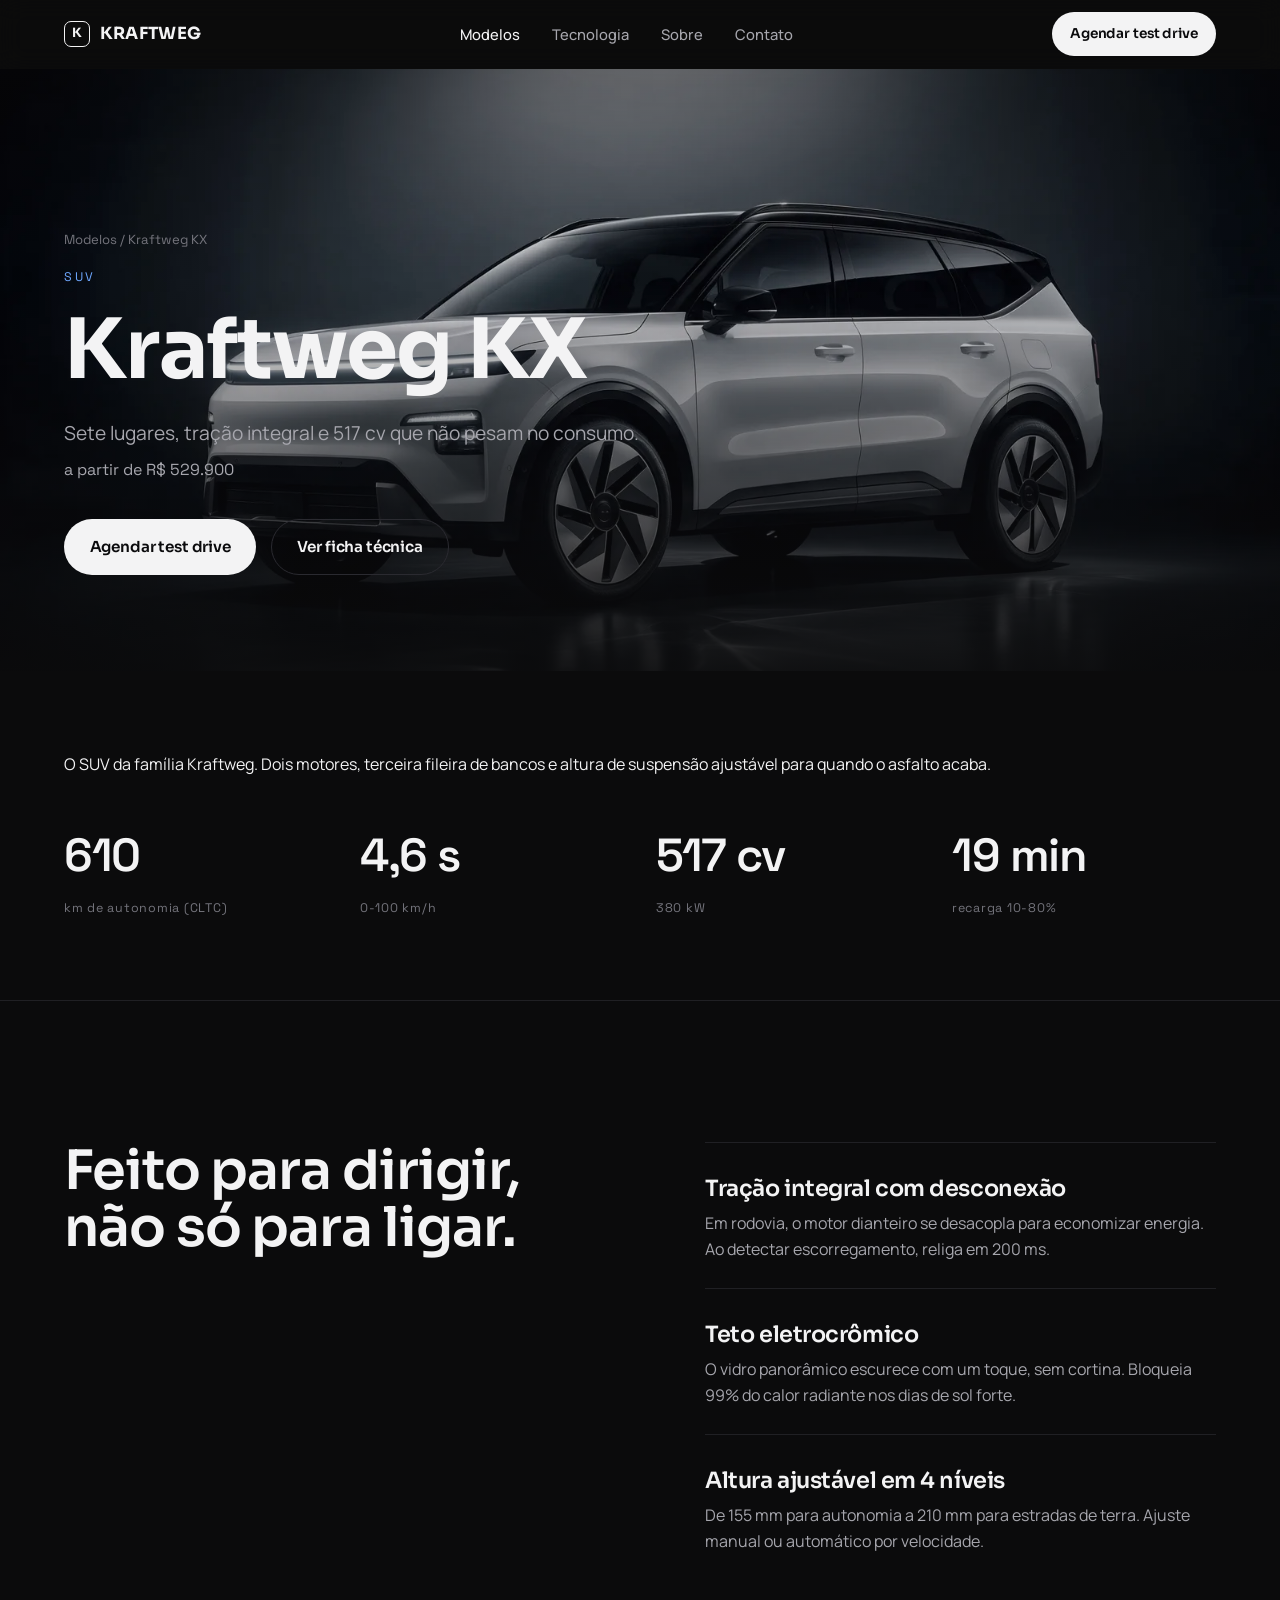
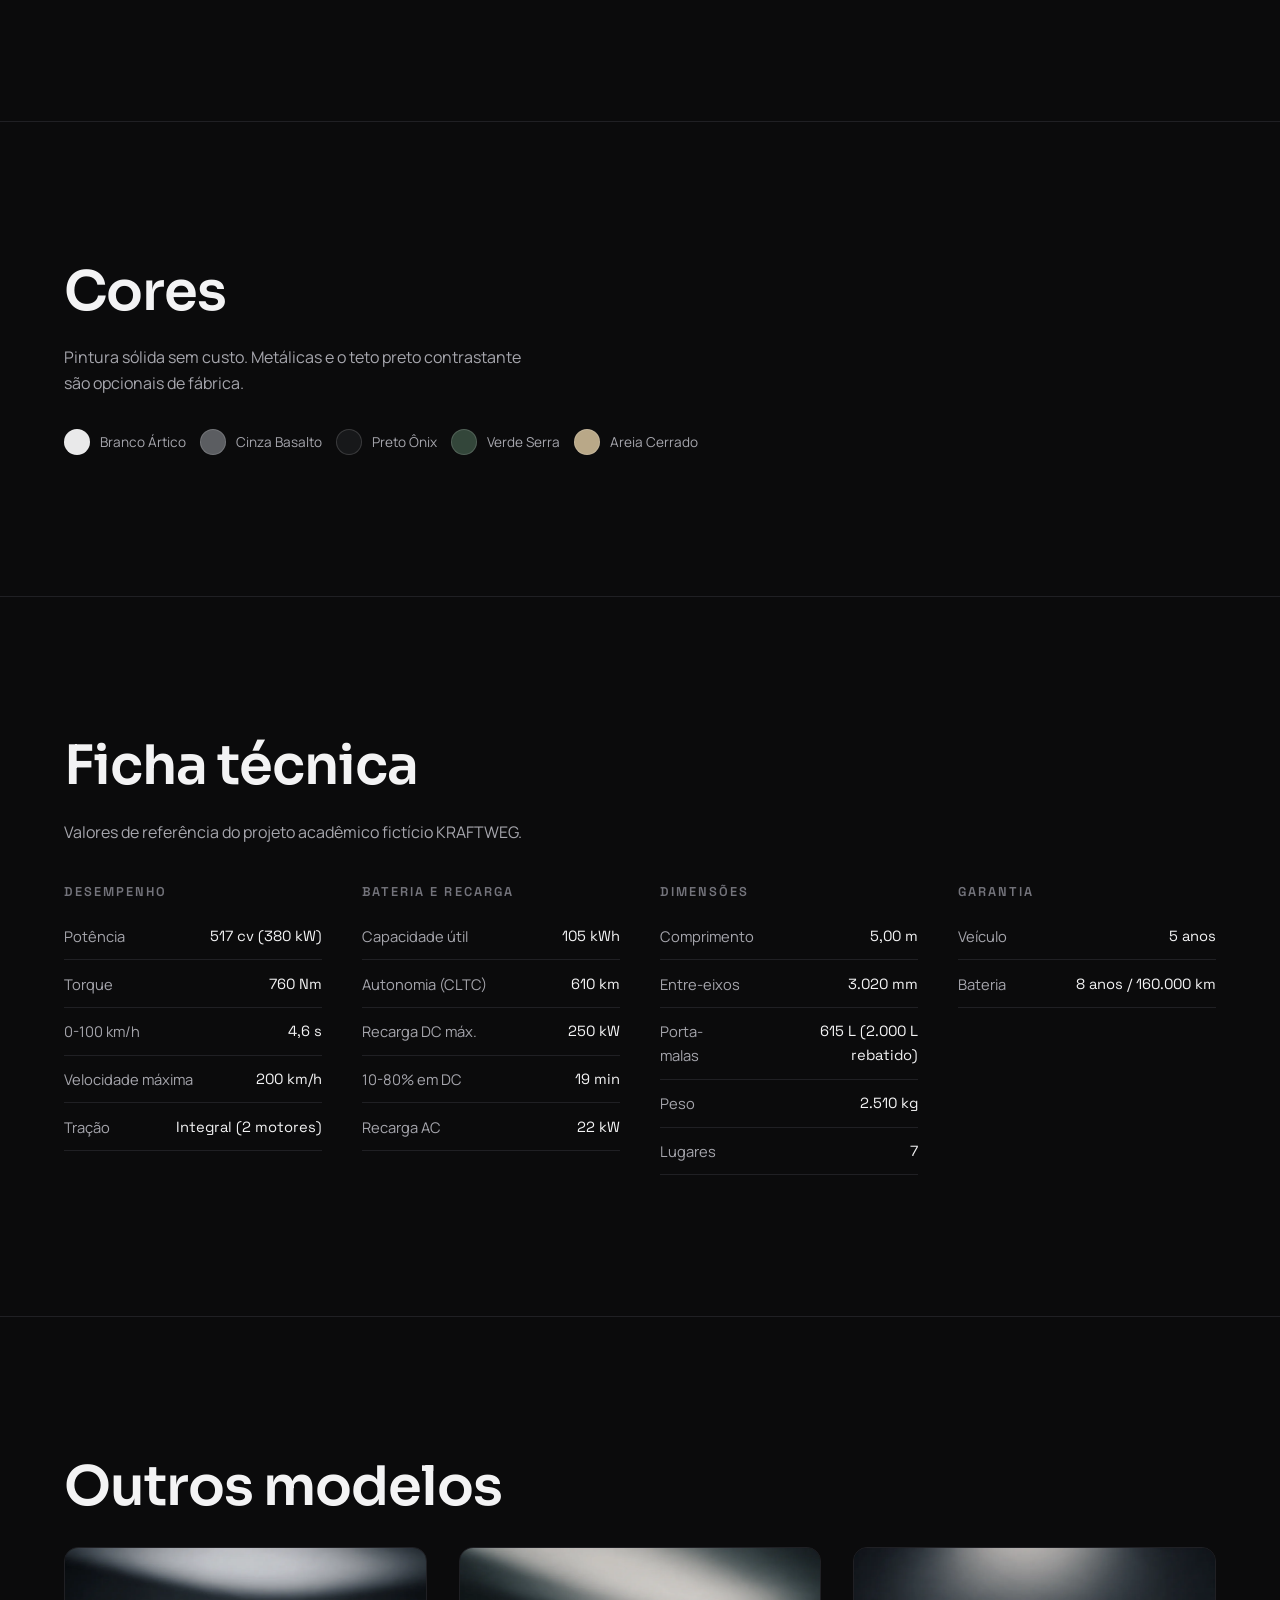
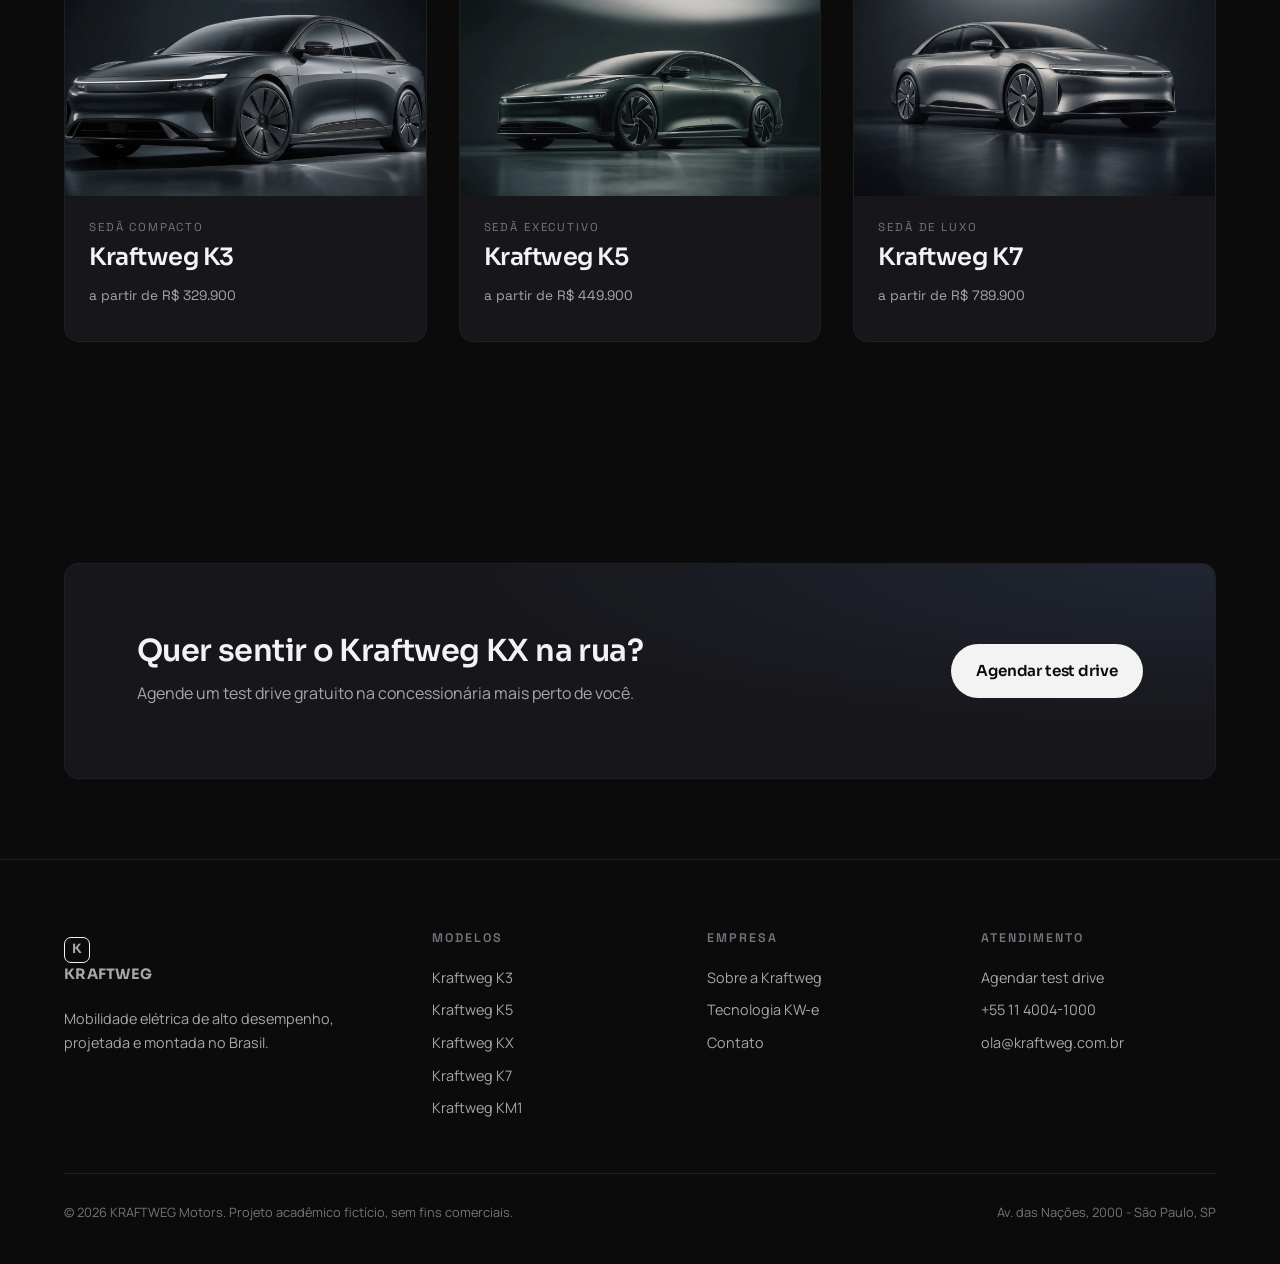
<file: modelo-kx.html>
<!doctype html>
<html lang="pt-BR">
<head>
<meta charset="utf-8">
<meta name="viewport" content="width=device-width, initial-scale=1">
<title>Kraftweg KX | SUV elétrico KRAFTWEG</title>
<meta name="description" content="Kraftweg KX: Sete lugares, tração integral e 517 cv que não pesam no consumo. Ficha técnica, cores e test drive.">
<link rel="preconnect" href="https://fonts.googleapis.com">
<link rel="preconnect" href="https://fonts.gstatic.com" crossorigin>
<link href="https://fonts.googleapis.com/css2?family=Sora:wght@400;600;700&family=Manrope:wght@400;500;600&family=Space+Grotesk:wght@400;500;600&display=swap" rel="stylesheet">
<link rel="stylesheet" href="assets/css/style.css">
</head>
<body>
<header class="site-header">
  <div class="wrap">
    <nav class="nav" aria-label="Navegação principal">
      <a class="brand" href="index.html"><span class="brand__mark" aria-hidden="true">K</span> KRAFTWEG</a>
      <ul class="nav__links" id="nav-links">
        <li><a href="modelos.html" aria-current="page">Modelos</a></li>
        <li><a href="tecnologia.html">Tecnologia</a></li>
        <li><a href="sobre.html">Sobre</a></li>
        <li><a href="contato.html">Contato</a></li>
      </ul>
      <div class="nav__actions">
        <a class="btn btn--primary btn--sm btn--desktop" href="contato.html#test-drive">Agendar test drive</a>
        <button class="nav__toggle" type="button" aria-label="Abrir menu" aria-expanded="false" aria-controls="nav-links"><span></span></button>
      </div>
    </nav>
  </div>
</header>
<main>

<section class="hero hero--compact">
  <div class="hero__media">
    <img src="assets/img/kx.webp" alt="Kraftweg KX em ambiente de estúdio">
  </div>
  <div class="wrap">
    <div class="hero__inner">
      <p class="crumbs"><a href="modelos.html">Modelos</a> / Kraftweg KX</p>
      <p class="eyebrow" style="margin-top:1rem">SUV</p>
      <h1 class="h-display">Kraftweg KX</h1>
      <p class="lead">Sete lugares, tração integral e 517 cv que não pesam no consumo.</p>
      <p class="model-card__price" style="font-size:1rem;margin-top:0.5rem">a partir de R$ 529.900</p>
      <div class="hero__cta">
        <a class="btn btn--primary" href="contato.html#test-drive">Agendar test drive</a>
        <a class="btn btn--ghost" href="#ficha">Ver ficha técnica</a>
      </div>
    </div>
  </div>
</section>

<section class="section--tight">
  <div class="wrap">
    <p class="prose reveal">O SUV da família Kraftweg. Dois motores, terceira fileira de bancos e altura de suspensão ajustável para quando o asfalto acaba.</p>
    <div class="stat-row reveal" style="margin-top:2.5rem"><div class="stat"><b>610</b><span>km de autonomia (CLTC)</span></div><div class="stat"><b>4,6 s</b><span>0-100 km/h</span></div><div class="stat"><b>517 cv</b><span>380 kW</span></div><div class="stat"><b>19 min</b><span>recarga 10-80%</span></div></div>
  </div>
</section>

<section class="section divider">
  <div class="wrap">
    <div class="split" style="align-items:start">
      <div class="reveal" style="position:sticky;top:120px">
        <h2 class="h-section" style="max-width:16ch">Feito para dirigir, não só para ligar.</h2>
      </div>
      <div>
        <div class="pillar reveal">
          <h3>Tração integral com desconexão</h3>
          <p class="muted">Em rodovia, o motor dianteiro se desacopla para economizar energia. Ao detectar escorregamento, religa em 200 ms.</p>
        </div>
        <div class="pillar reveal">
          <h3>Teto eletrocrômico</h3>
          <p class="muted">O vidro panorâmico escurece com um toque, sem cortina. Bloqueia 99% do calor radiante nos dias de sol forte.</p>
        </div>
        <div class="pillar reveal">
          <h3>Altura ajustável em 4 níveis</h3>
          <p class="muted">De 155 mm para autonomia a 210 mm para estradas de terra. Ajuste manual ou automático por velocidade.</p>
        </div>
      </div>
    </div>
  </div>
</section>

<section class="section divider">
  <div class="wrap">
    <div class="stack reveal" style="max-width:48ch">
      <h2 class="h-section">Cores</h2>
      <p class="muted">Pintura sólida sem custo. Metálicas e o teto preto contrastante são opcionais de fábrica.</p>
    </div>
    <div class="colorways reveal" style="margin-top:2rem"><span class="swatch"><i style="background:#e9e9ea"></i>Branco Ártico</span><span class="swatch"><i style="background:#5b5d61"></i>Cinza Basalto</span><span class="swatch"><i style="background:#17181a"></i>Preto Ônix</span><span class="swatch"><i style="background:#33463a"></i>Verde Serra</span><span class="swatch"><i style="background:#b9a888"></i>Areia Cerrado</span></div>
  </div>
</section>

<section class="section divider" id="ficha">
  <div class="wrap">
    <div class="stack reveal" style="max-width:48ch">
      <h2 class="h-section">Ficha técnica</h2>
      <p class="muted">Valores de referência do projeto acadêmico fictício KRAFTWEG.</p>
    </div>
    <div class="spec-groups reveal" style="margin-top:2.5rem">
        <div class="spec-group">
          <h4>Desempenho</h4>
          <dl>
            <div class="row"><dt>Potência</dt><dd>517 cv (380 kW)</dd></div>
            <div class="row"><dt>Torque</dt><dd>760 Nm</dd></div>
            <div class="row"><dt>0-100 km/h</dt><dd>4,6 s</dd></div>
            <div class="row"><dt>Velocidade máxima</dt><dd>200 km/h</dd></div>
            <div class="row"><dt>Tração</dt><dd>Integral (2 motores)</dd></div>
          </dl>
        </div>
        <div class="spec-group">
          <h4>Bateria e recarga</h4>
          <dl>
            <div class="row"><dt>Capacidade útil</dt><dd>105 kWh</dd></div>
            <div class="row"><dt>Autonomia (CLTC)</dt><dd>610 km</dd></div>
            <div class="row"><dt>Recarga DC máx.</dt><dd>250 kW</dd></div>
            <div class="row"><dt>10-80% em DC</dt><dd>19 min</dd></div>
            <div class="row"><dt>Recarga AC</dt><dd>22 kW</dd></div>
          </dl>
        </div>
        <div class="spec-group">
          <h4>Dimensões</h4>
          <dl>
            <div class="row"><dt>Comprimento</dt><dd>5,00 m</dd></div>
            <div class="row"><dt>Entre-eixos</dt><dd>3.020 mm</dd></div>
            <div class="row"><dt>Porta-malas</dt><dd>615 L (2.000 L rebatido)</dd></div>
            <div class="row"><dt>Peso</dt><dd>2.510 kg</dd></div>
            <div class="row"><dt>Lugares</dt><dd>7</dd></div>
          </dl>
        </div>
        <div class="spec-group">
          <h4>Garantia</h4>
          <dl>
            <div class="row"><dt>Veículo</dt><dd>5 anos</dd></div>
            <div class="row"><dt>Bateria</dt><dd>8 anos / 160.000 km</dd></div>
          </dl>
        </div>
    </div>
  </div>
</section>

<section class="section divider">
  <div class="wrap">
    <h2 class="h-section reveal" style="margin-bottom:2rem">Outros modelos</h2>
    <div class="grid grid--3">
      <article class="model-card">
        <div class="model-card__media">
          <img src="assets/img/k3.webp" alt="Kraftweg K3" loading="lazy">
        </div>
        <div class="model-card__body">
          <span class="model-card__cat">Sedã compacto</span>
          <h3>Kraftweg K3</h3>
          <p class="model-card__price">a partir de R$ 329.900</p>
          <a class="model-card__link" href="modelo-k3.html" aria-label="Ver Kraftweg K3"></a>
        </div>
      </article>
      <article class="model-card">
        <div class="model-card__media">
          <img src="assets/img/k5.webp" alt="Kraftweg K5" loading="lazy">
        </div>
        <div class="model-card__body">
          <span class="model-card__cat">Sedã executivo</span>
          <h3>Kraftweg K5</h3>
          <p class="model-card__price">a partir de R$ 449.900</p>
          <a class="model-card__link" href="modelo-k5.html" aria-label="Ver Kraftweg K5"></a>
        </div>
      </article>
      <article class="model-card">
        <div class="model-card__media">
          <img src="assets/img/k7.webp" alt="Kraftweg K7" loading="lazy">
        </div>
        <div class="model-card__body">
          <span class="model-card__cat">Sedã de luxo</span>
          <h3>Kraftweg K7</h3>
          <p class="model-card__price">a partir de R$ 789.900</p>
          <a class="model-card__link" href="modelo-k7.html" aria-label="Ver Kraftweg K7"></a>
        </div>
      </article>
    </div>
  </div>
</section>

<section class="section--tight">
  <div class="wrap">
    <div class="cta-band reveal">
      <div class="stack-sm">
        <h2 class="h-sub">Quer sentir o Kraftweg KX na rua?</h2>
        <p class="muted">Agende um test drive gratuito na concessionária mais perto de você.</p>
      </div>
      <a class="btn btn--primary" href="contato.html#test-drive">Agendar test drive</a>
    </div>
  </div>
</section>
</main>
<footer class="site-footer">
  <div class="wrap">
    <div class="footer-top">
      <div>
        <a class="brand" href="index.html"><span class="brand__mark" aria-hidden="true">K</span> KRAFTWEG</a>
        <p class="muted" style="margin-top:1rem;max-width:34ch;font-size:0.9rem">Mobilidade elétrica de alto desempenho, projetada e montada no Brasil.</p>
      </div>
      <div>
        <h4>Modelos</h4>
        <a href="modelo-k3.html">Kraftweg K3</a>
        <a href="modelo-k5.html">Kraftweg K5</a>
        <a href="modelo-kx.html">Kraftweg KX</a>
        <a href="modelo-k7.html">Kraftweg K7</a>
        <a href="modelo-km1.html">Kraftweg KM1</a>
      </div>
      <div>
        <h4>Empresa</h4>
        <a href="sobre.html">Sobre a Kraftweg</a>
        <a href="tecnologia.html">Tecnologia KW-e</a>
        <a href="contato.html">Contato</a>
      </div>
      <div>
        <h4>Atendimento</h4>
        <a href="contato.html#test-drive">Agendar test drive</a>
        <a href="tel:+551140041000">+55 11 4004-1000</a>
        <a href="mailto:ola@kraftweg.com.br">ola@kraftweg.com.br</a>
      </div>
    </div>
    <div class="footer-bottom">
      <span>&copy; <span data-year>2026</span> KRAFTWEG Motors. Projeto acadêmico fictício, sem fins comerciais.</span>
      <span>Av. das Nações, 2000 - São Paulo, SP</span>
    </div>
  </div>
</footer>

<script src="assets/js/main.js"></script>
</body>
</html>
</file>
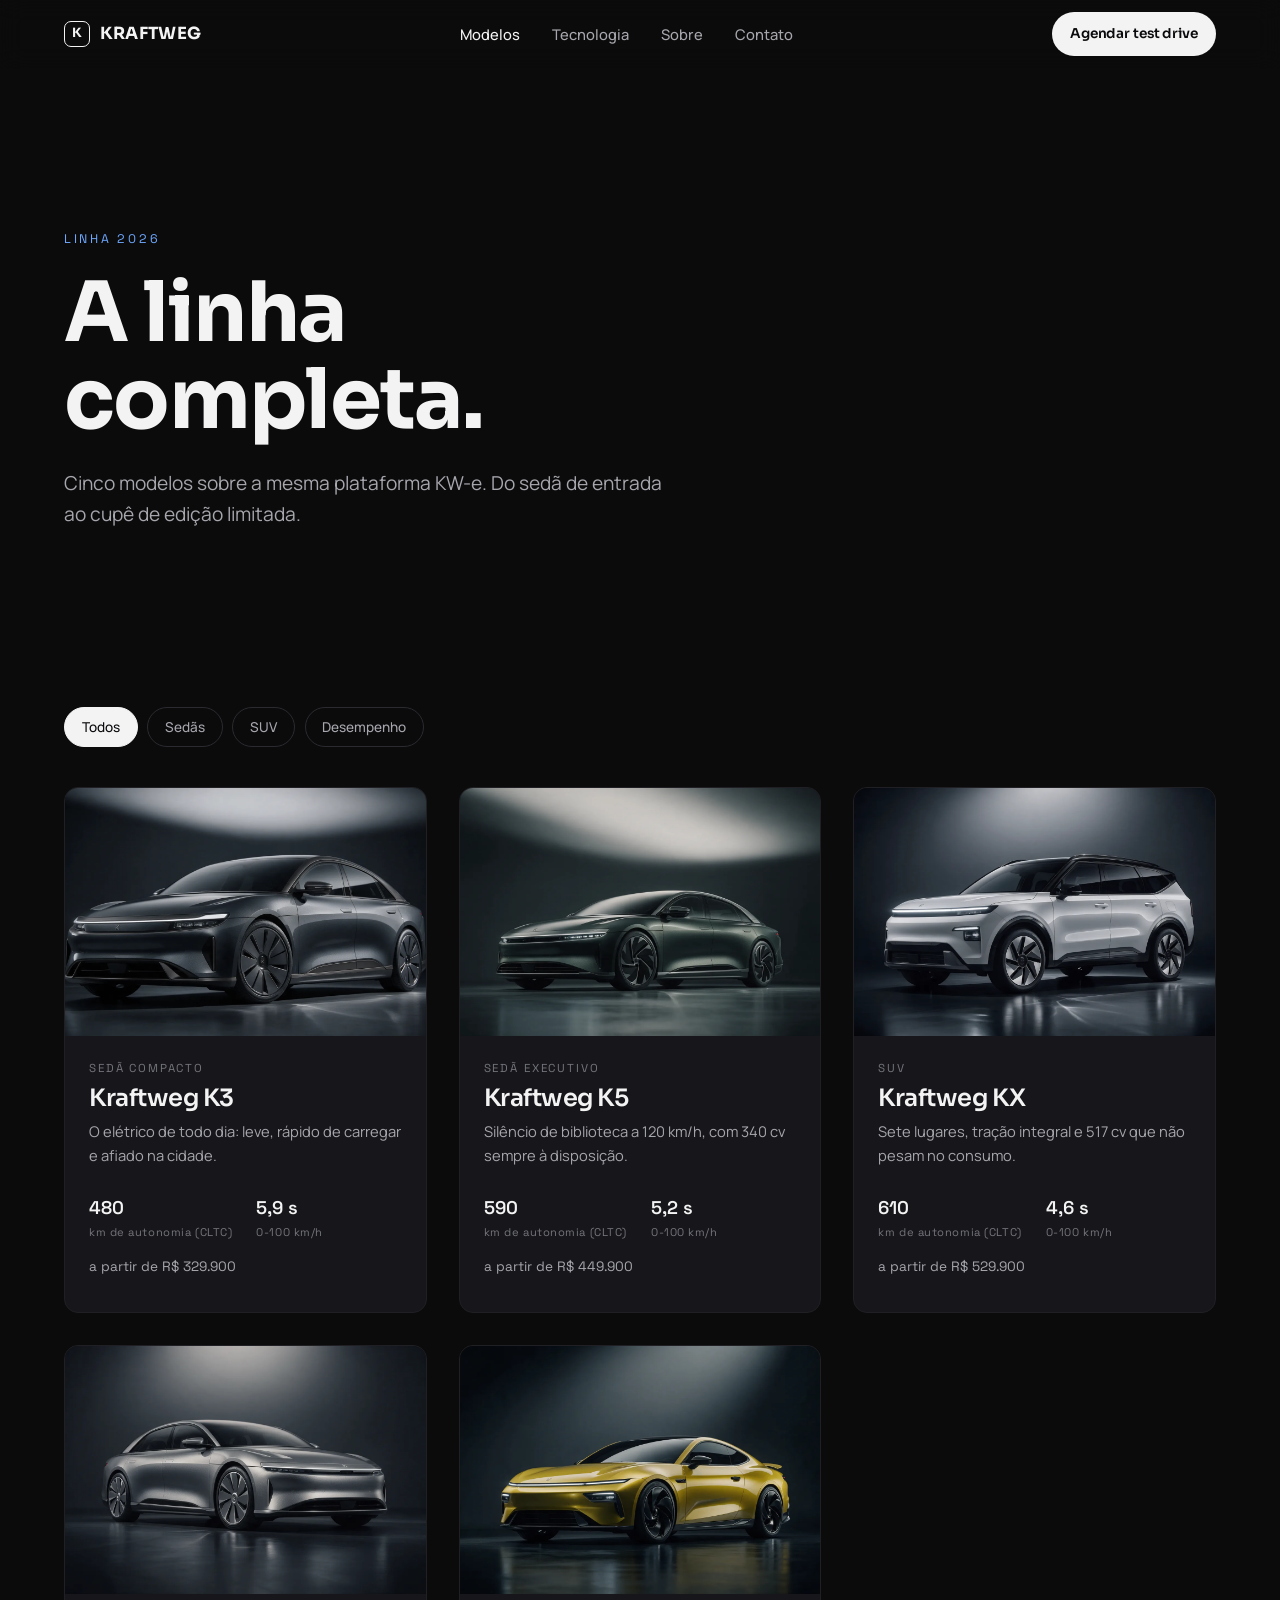
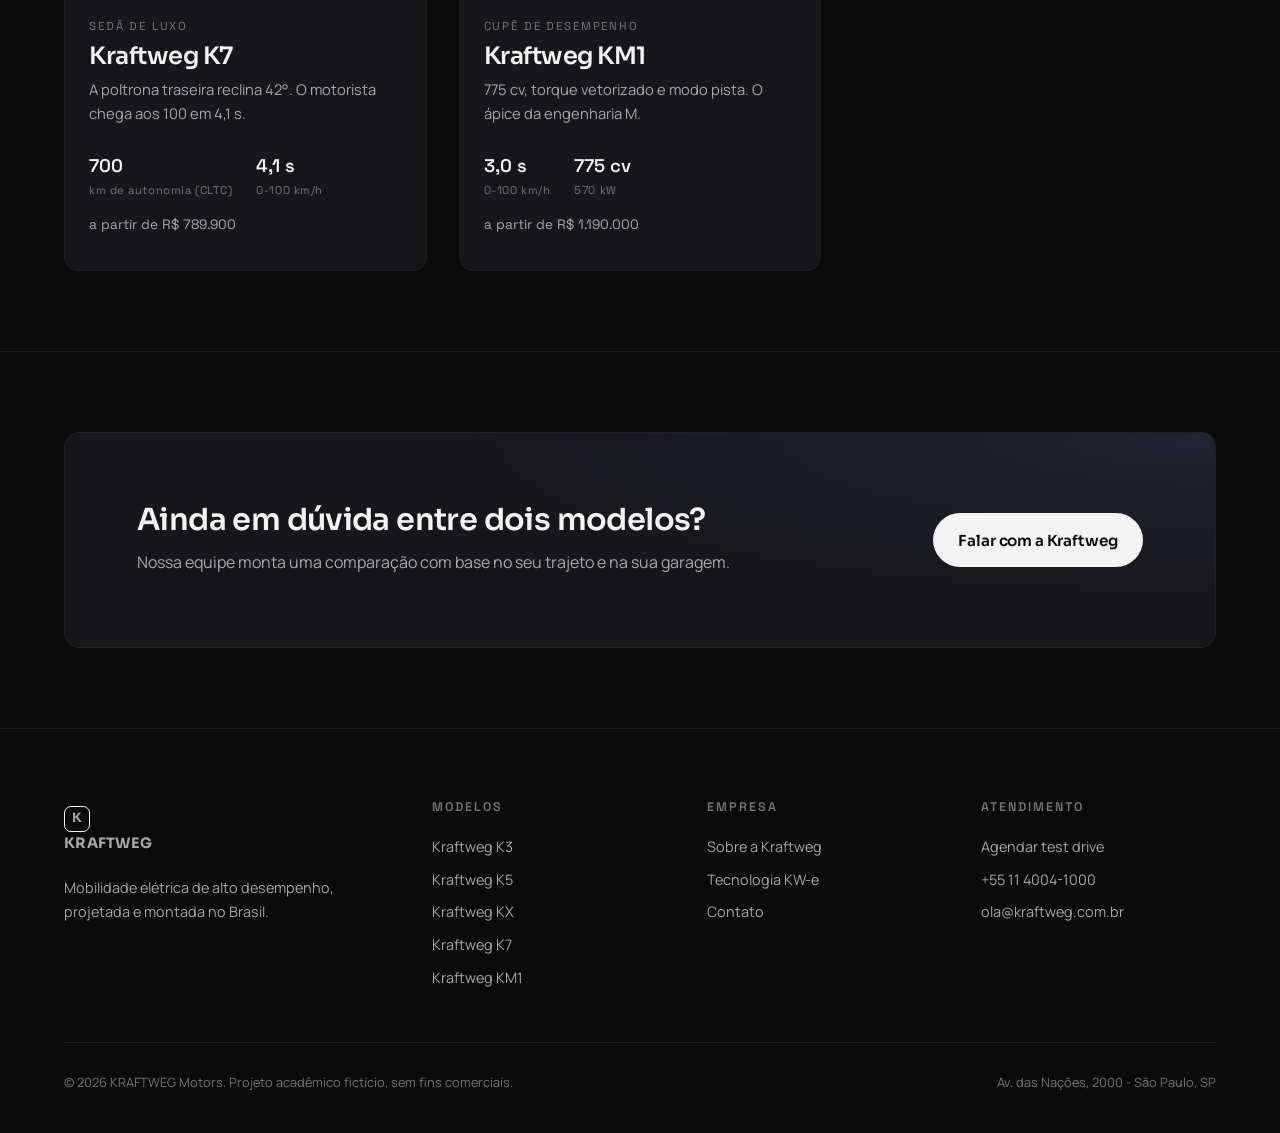
<file: modelos.html>
<!doctype html>
<html lang="pt-BR">
<head>
<meta charset="utf-8">
<meta name="viewport" content="width=device-width, initial-scale=1">
<title>Modelos KRAFTWEG - 5 carros elétricos</title>
<meta name="description" content="Conheça a linha KRAFTWEG 2026: K3, K5, KX, K7 e KM1. Autonomia, desempenho e preços.">
<link rel="preconnect" href="https://fonts.googleapis.com">
<link rel="preconnect" href="https://fonts.gstatic.com" crossorigin>
<link href="https://fonts.googleapis.com/css2?family=Sora:wght@400;600;700&family=Manrope:wght@400;500;600&family=Space+Grotesk:wght@400;500;600&display=swap" rel="stylesheet">
<link rel="stylesheet" href="assets/css/style.css">
</head>
<body>
<header class="site-header">
  <div class="wrap">
    <nav class="nav" aria-label="Navegação principal">
      <a class="brand" href="index.html"><span class="brand__mark" aria-hidden="true">K</span> KRAFTWEG</a>
      <ul class="nav__links" id="nav-links">
        <li><a href="modelos.html" aria-current="page">Modelos</a></li>
        <li><a href="tecnologia.html">Tecnologia</a></li>
        <li><a href="sobre.html">Sobre</a></li>
        <li><a href="contato.html">Contato</a></li>
      </ul>
      <div class="nav__actions">
        <a class="btn btn--primary btn--sm btn--desktop" href="contato.html#test-drive">Agendar test drive</a>
        <button class="nav__toggle" type="button" aria-label="Abrir menu" aria-expanded="false" aria-controls="nav-links"><span></span></button>
      </div>
    </nav>
  </div>
</header>
<main>

<section class="hero hero--compact hero--tight">
  <div class="wrap">
    <div class="hero__inner">
      <p class="eyebrow">Linha 2026</p>
      <h1 class="h-display">A linha completa.</h1>
      <p class="lead">Cinco modelos sobre a mesma plataforma KW-e. Do sedã de entrada ao cupê de edição limitada.</p>
    </div>
  </div>
</section>

<section class="section--tight">
  <div class="wrap">
    <div class="filters" data-filters aria-label="Filtrar modelos por categoria">
      <button type="button" data-filter="all" aria-pressed="true">Todos</button>
      <button type="button" data-filter="sedan" aria-pressed="false">Sedãs</button>
      <button type="button" data-filter="suv" aria-pressed="false">SUV</button>
      <button type="button" data-filter="performance" aria-pressed="false">Desempenho</button>
    </div>
    <div class="grid grid--3" style="margin-top:2.5rem">
      <article class="model-card" data-model="sedan">
        <div class="model-card__media">
          <img src="assets/img/k3.webp" alt="Kraftweg K3" loading="lazy">
        </div>
        <div class="model-card__body">
          <span class="model-card__cat">Sedã compacto</span>
          <h3>Kraftweg K3</h3>
          <p class="muted" style="font-size:0.92rem">O elétrico de todo dia: leve, rápido de carregar e afiado na cidade.</p>
          <div class="model-card__specs">
            <div><b>480</b><span>km de autonomia (CLTC)</span></div>
            <div><b>5,9 s</b><span>0-100 km/h</span></div>
          </div>
          <p class="model-card__price">a partir de R$ 329.900</p>
          <a class="model-card__link" href="modelo-k3.html" aria-label="Ver Kraftweg K3"></a>
        </div>
      </article>
      <article class="model-card" data-model="sedan">
        <div class="model-card__media">
          <img src="assets/img/k5.webp" alt="Kraftweg K5" loading="lazy">
        </div>
        <div class="model-card__body">
          <span class="model-card__cat">Sedã executivo</span>
          <h3>Kraftweg K5</h3>
          <p class="muted" style="font-size:0.92rem">Silêncio de biblioteca a 120 km/h, com 340 cv sempre à disposição.</p>
          <div class="model-card__specs">
            <div><b>590</b><span>km de autonomia (CLTC)</span></div>
            <div><b>5,2 s</b><span>0-100 km/h</span></div>
          </div>
          <p class="model-card__price">a partir de R$ 449.900</p>
          <a class="model-card__link" href="modelo-k5.html" aria-label="Ver Kraftweg K5"></a>
        </div>
      </article>
      <article class="model-card" data-model="suv">
        <div class="model-card__media">
          <img src="assets/img/kx.webp" alt="Kraftweg KX" loading="lazy">
        </div>
        <div class="model-card__body">
          <span class="model-card__cat">SUV</span>
          <h3>Kraftweg KX</h3>
          <p class="muted" style="font-size:0.92rem">Sete lugares, tração integral e 517 cv que não pesam no consumo.</p>
          <div class="model-card__specs">
            <div><b>610</b><span>km de autonomia (CLTC)</span></div>
            <div><b>4,6 s</b><span>0-100 km/h</span></div>
          </div>
          <p class="model-card__price">a partir de R$ 529.900</p>
          <a class="model-card__link" href="modelo-kx.html" aria-label="Ver Kraftweg KX"></a>
        </div>
      </article>
      <article class="model-card" data-model="sedan">
        <div class="model-card__media">
          <img src="assets/img/k7.webp" alt="Kraftweg K7" loading="lazy">
        </div>
        <div class="model-card__body">
          <span class="model-card__cat">Sedã de luxo</span>
          <h3>Kraftweg K7</h3>
          <p class="muted" style="font-size:0.92rem">A poltrona traseira reclina 42°. O motorista chega aos 100 em 4,1 s.</p>
          <div class="model-card__specs">
            <div><b>700</b><span>km de autonomia (CLTC)</span></div>
            <div><b>4,1 s</b><span>0-100 km/h</span></div>
          </div>
          <p class="model-card__price">a partir de R$ 789.900</p>
          <a class="model-card__link" href="modelo-k7.html" aria-label="Ver Kraftweg K7"></a>
        </div>
      </article>
      <article class="model-card" data-model="performance">
        <div class="model-card__media">
          <img src="assets/img/km1.webp" alt="Kraftweg KM1" loading="lazy">
        </div>
        <div class="model-card__body">
          <span class="model-card__cat">Cupê de desempenho</span>
          <h3>Kraftweg KM1</h3>
          <p class="muted" style="font-size:0.92rem">775 cv, torque vetorizado e modo pista. O ápice da engenharia M.</p>
          <div class="model-card__specs">
            <div><b>3,0 s</b><span>0-100 km/h</span></div>
            <div><b>775 cv</b><span>570 kW</span></div>
          </div>
          <p class="model-card__price">a partir de R$ 1.190.000</p>
          <a class="model-card__link" href="modelo-km1.html" aria-label="Ver Kraftweg KM1"></a>
        </div>
      </article>
    </div>
  </div>
</section>

<section class="section--tight divider">
  <div class="wrap">
    <div class="cta-band reveal">
      <div class="stack-sm">
        <h2 class="h-sub">Ainda em dúvida entre dois modelos?</h2>
        <p class="muted">Nossa equipe monta uma comparação com base no seu trajeto e na sua garagem.</p>
      </div>
      <a class="btn btn--primary" href="contato.html">Falar com a Kraftweg</a>
    </div>
  </div>
</section>
</main>
<footer class="site-footer">
  <div class="wrap">
    <div class="footer-top">
      <div>
        <a class="brand" href="index.html"><span class="brand__mark" aria-hidden="true">K</span> KRAFTWEG</a>
        <p class="muted" style="margin-top:1rem;max-width:34ch;font-size:0.9rem">Mobilidade elétrica de alto desempenho, projetada e montada no Brasil.</p>
      </div>
      <div>
        <h4>Modelos</h4>
        <a href="modelo-k3.html">Kraftweg K3</a>
        <a href="modelo-k5.html">Kraftweg K5</a>
        <a href="modelo-kx.html">Kraftweg KX</a>
        <a href="modelo-k7.html">Kraftweg K7</a>
        <a href="modelo-km1.html">Kraftweg KM1</a>
      </div>
      <div>
        <h4>Empresa</h4>
        <a href="sobre.html">Sobre a Kraftweg</a>
        <a href="tecnologia.html">Tecnologia KW-e</a>
        <a href="contato.html">Contato</a>
      </div>
      <div>
        <h4>Atendimento</h4>
        <a href="contato.html#test-drive">Agendar test drive</a>
        <a href="tel:+551140041000">+55 11 4004-1000</a>
        <a href="mailto:ola@kraftweg.com.br">ola@kraftweg.com.br</a>
      </div>
    </div>
    <div class="footer-bottom">
      <span>&copy; <span data-year>2026</span> KRAFTWEG Motors. Projeto acadêmico fictício, sem fins comerciais.</span>
      <span>Av. das Nações, 2000 - São Paulo, SP</span>
    </div>
  </div>
</footer>

<script src="assets/js/main.js"></script>
</body>
</html>
</file>
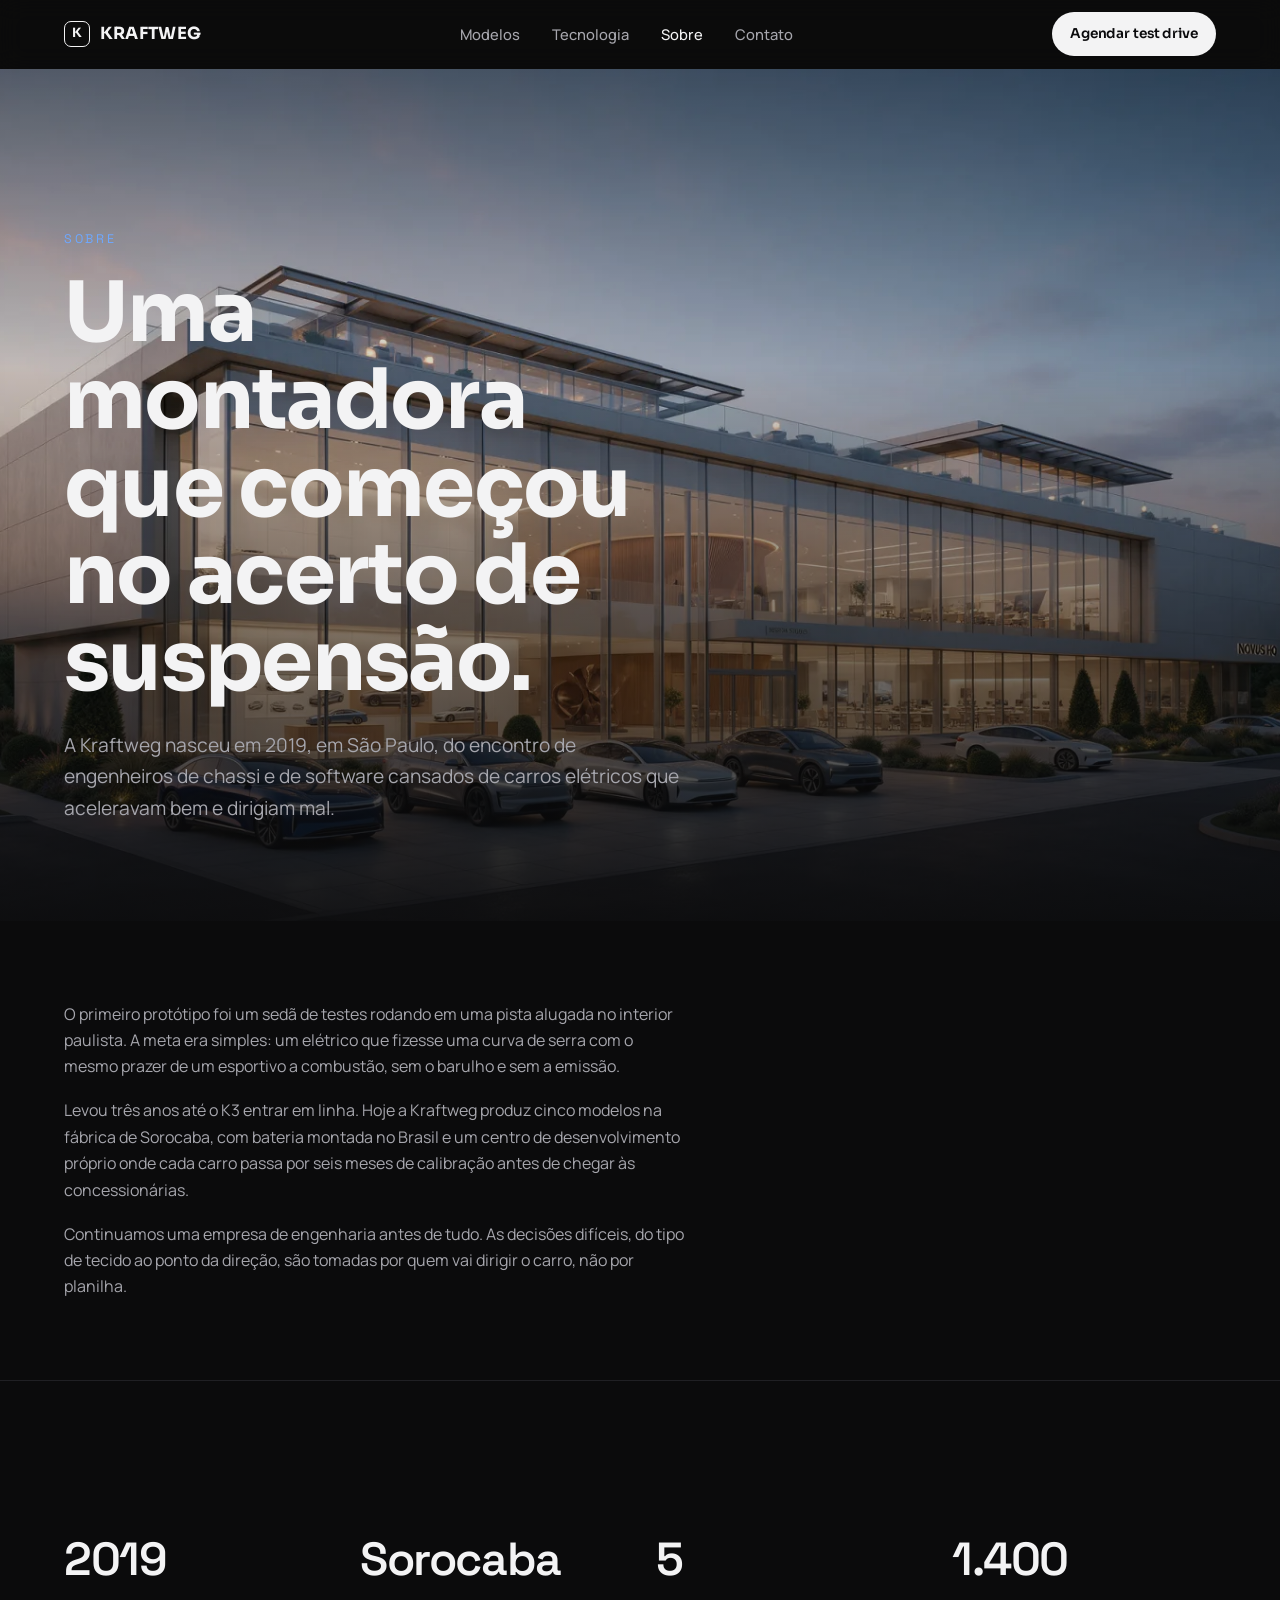
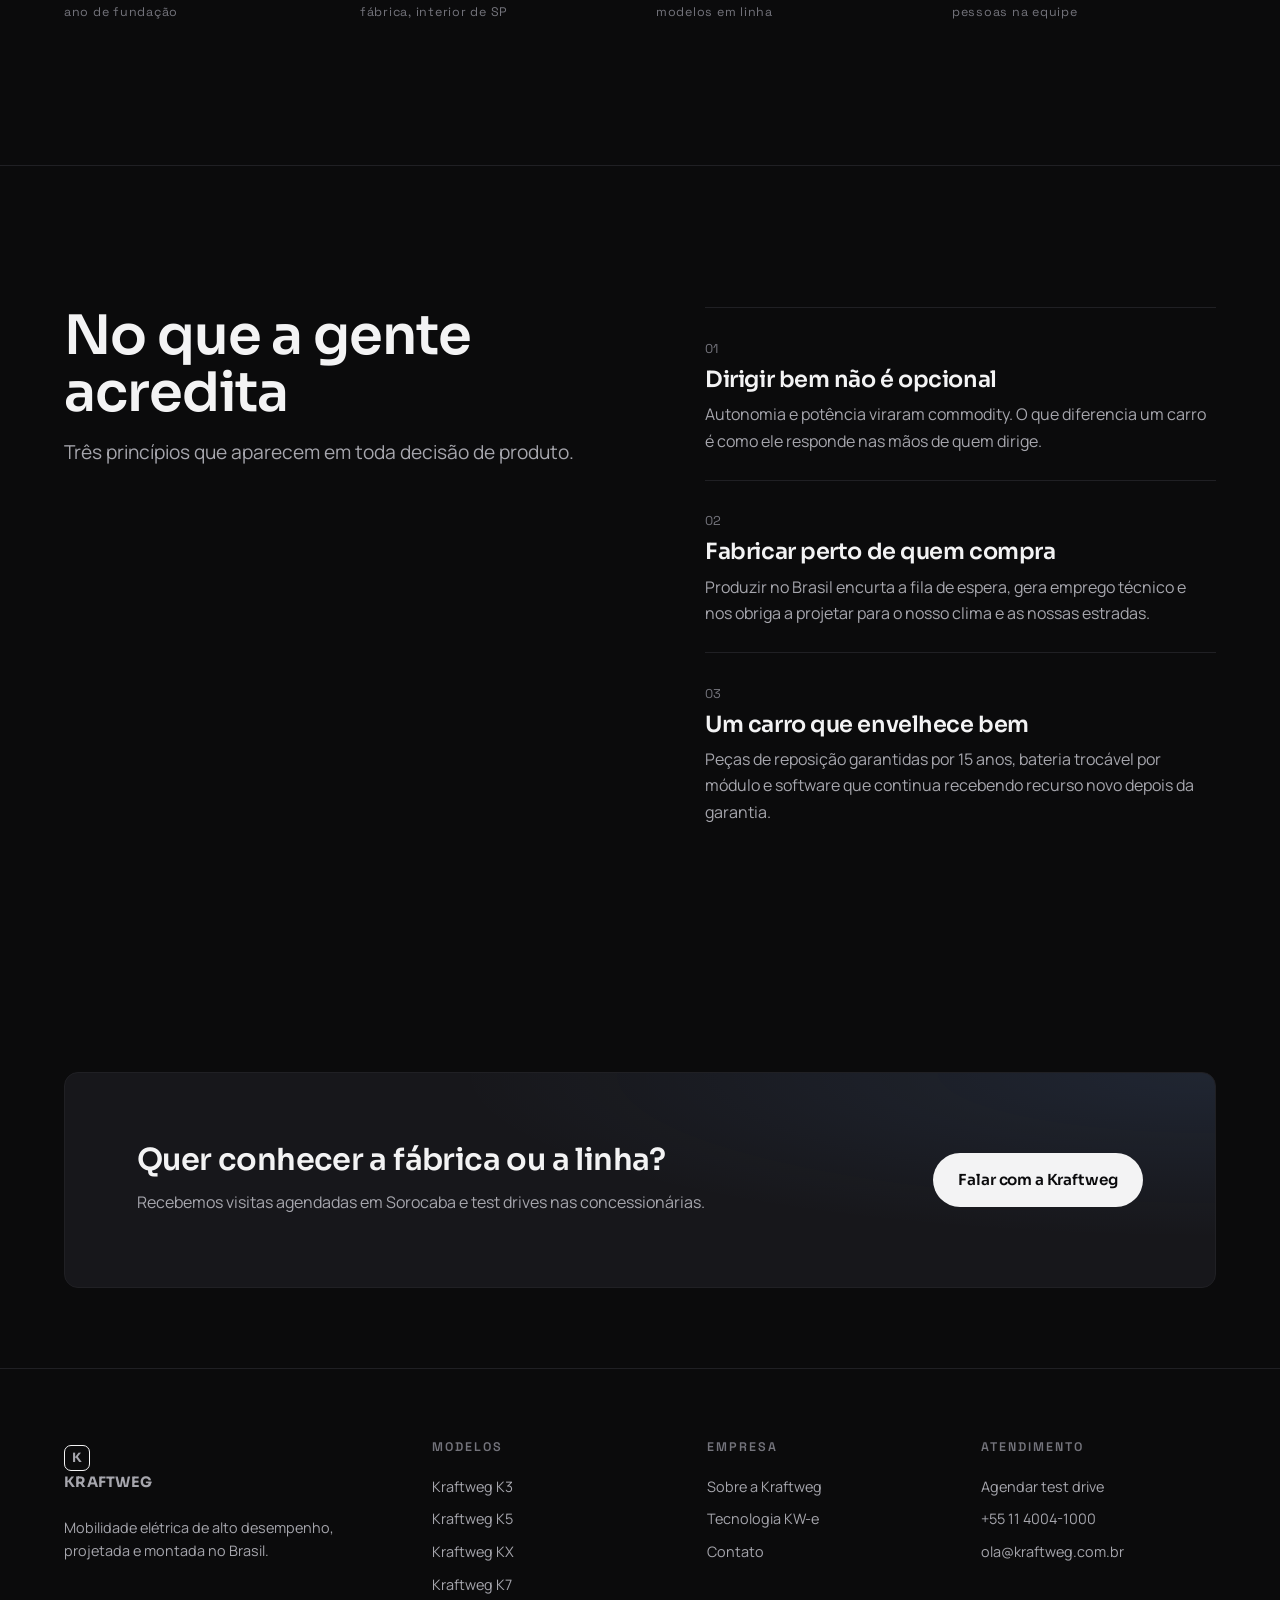
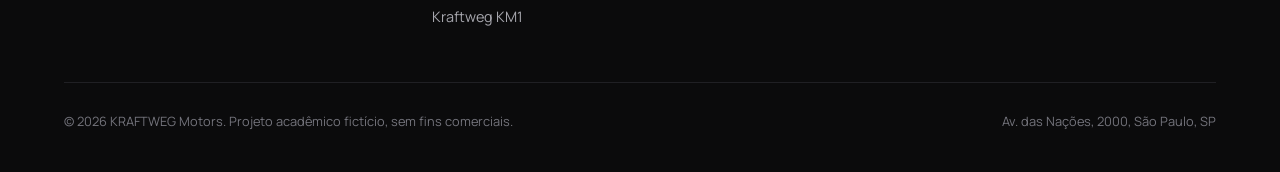
<file: sobre.html>
<!doctype html>
<html lang="pt-BR">
<head>
<meta charset="utf-8">
<meta name="viewport" content="width=device-width, initial-scale=1">
<title>Sobre a KRAFTWEG: quem faz os carros</title>
<meta name="description" content="A história da KRAFTWEG Motors: uma montadora de carros elétricos fundada em São Paulo, com engenharia própria e montagem nacional.">
<link rel="preconnect" href="https://fonts.googleapis.com">
<link rel="preconnect" href="https://fonts.gstatic.com" crossorigin>
<link href="https://fonts.googleapis.com/css2?family=Sora:wght@400;600;700&family=Manrope:wght@400;500;600&family=Space+Grotesk:wght@400;500;600&display=swap" rel="stylesheet">
<link rel="icon" type="image/svg+xml" href="assets/img/favicon.svg">
<link rel="stylesheet" href="assets/css/style.css">
</head>
<body>
<header class="site-header">
  <div class="wrap">
    <nav class="nav" aria-label="Navegação principal">
      <a class="brand" href="index.html"><span class="brand__mark" aria-hidden="true">K</span> KRAFTWEG</a>
      <ul class="nav__links" id="nav-links">
        <li><a href="modelos.html">Modelos</a></li>
        <li><a href="tecnologia.html">Tecnologia</a></li>
        <li><a href="sobre.html" aria-current="page">Sobre</a></li>
        <li><a href="contato.html">Contato</a></li>
      </ul>
      <div class="nav__actions">
        <a class="btn btn--primary btn--sm btn--desktop" href="contato.html#test-drive">Agendar test drive</a>
        <button class="nav__toggle" type="button" aria-label="Abrir menu" aria-expanded="false" aria-controls="nav-links"><span></span></button>
      </div>
    </nav>
  </div>
</header>

<main>
<section class="hero hero--compact">
  <div class="hero__media">
    <img src="assets/img/sobre-hero.webp" alt="Fachada do centro de engenharia da KRAFTWEG em São Paulo">
  </div>
  <div class="wrap">
    <div class="hero__inner">
      <p class="eyebrow">Sobre</p>
      <h1 class="h-display">Uma montadora<br>que começou no acerto de suspensão.</h1>
      <p class="lead">A Kraftweg nasceu em 2019, em São Paulo, do encontro de engenheiros de chassi e de software cansados de carros elétricos que aceleravam bem e dirigiam mal.</p>
    </div>
  </div>
</section>

<section class="section--tight">
  <div class="wrap">
    <div class="prose stack reveal" style="max-width:64ch">
      <p>O primeiro protótipo foi um sedã de testes rodando em uma pista alugada no interior paulista. A meta era simples: um elétrico que fizesse uma curva de serra com o mesmo prazer de um esportivo a combustão, sem o barulho e sem a emissão.</p>
      <p>Levou três anos até o K3 entrar em linha. Hoje a Kraftweg produz cinco modelos na fábrica de Sorocaba, com bateria montada no Brasil e um centro de desenvolvimento próprio onde cada carro passa por seis meses de calibração antes de chegar às concessionárias.</p>
      <p>Continuamos uma empresa de engenharia antes de tudo. As decisões difíceis, do tipo de tecido ao ponto da direção, são tomadas por quem vai dirigir o carro, não por planilha.</p>
    </div>
  </div>
</section>

<section class="section divider">
  <div class="wrap">
    <div class="stat-row reveal">
      <div class="stat"><b>2019</b><span>ano de fundação</span></div>
      <div class="stat"><b>Sorocaba</b><span>fábrica, interior de SP</span></div>
      <div class="stat"><b>5</b><span>modelos em linha</span></div>
      <div class="stat"><b>1.400</b><span>pessoas na equipe</span></div>
    </div>
  </div>
</section>

<section class="section divider">
  <div class="wrap">
    <div class="split" style="align-items:start">
      <div class="reveal" style="position:sticky;top:120px">
        <h2 class="h-section">No que a gente acredita</h2>
        <p class="lead" style="margin-top:1rem">Três princípios que aparecem em toda decisão de produto.</p>
      </div>
      <div>
        <div class="pillar reveal">
          <span class="pillar__num">01</span>
          <h3>Dirigir bem não é opcional</h3>
          <p class="muted">Autonomia e potência viraram commodity. O que diferencia um carro é como ele responde nas mãos de quem dirige.</p>
        </div>
        <div class="pillar reveal">
          <span class="pillar__num">02</span>
          <h3>Fabricar perto de quem compra</h3>
          <p class="muted">Produzir no Brasil encurta a fila de espera, gera emprego técnico e nos obriga a projetar para o nosso clima e as nossas estradas.</p>
        </div>
        <div class="pillar reveal">
          <span class="pillar__num">03</span>
          <h3>Um carro que envelhece bem</h3>
          <p class="muted">Peças de reposição garantidas por 15 anos, bateria trocável por módulo e software que continua recebendo recurso novo depois da garantia.</p>
        </div>
      </div>
    </div>
  </div>
</section>

<section class="section--tight">
  <div class="wrap">
    <div class="cta-band reveal">
      <div class="stack-sm">
        <h2 class="h-sub">Quer conhecer a fábrica ou a linha?</h2>
        <p class="muted">Recebemos visitas agendadas em Sorocaba e test drives nas concessionárias.</p>
      </div>
      <a class="btn btn--primary" href="contato.html">Falar com a Kraftweg</a>
    </div>
  </div>
</section>
</main>

<footer class="site-footer">
  <div class="wrap">
    <div class="footer-top">
      <div>
        <a class="brand" href="index.html"><span class="brand__mark" aria-hidden="true">K</span> KRAFTWEG</a>
        <p class="muted" style="margin-top:1rem;max-width:34ch;font-size:0.9rem">Mobilidade elétrica de alto desempenho, projetada e montada no Brasil.</p>
      </div>
      <div>
        <h4>Modelos</h4>
        <a href="modelo-k3.html">Kraftweg K3</a>
        <a href="modelo-k5.html">Kraftweg K5</a>
        <a href="modelo-kx.html">Kraftweg KX</a>
        <a href="modelo-k7.html">Kraftweg K7</a>
        <a href="modelo-km1.html">Kraftweg KM1</a>
      </div>
      <div>
        <h4>Empresa</h4>
        <a href="sobre.html">Sobre a Kraftweg</a>
        <a href="tecnologia.html">Tecnologia KW-e</a>
        <a href="contato.html">Contato</a>
      </div>
      <div>
        <h4>Atendimento</h4>
        <a href="contato.html#test-drive">Agendar test drive</a>
        <a href="tel:+551140041000">+55 11 4004-1000</a>
        <a href="mailto:ola@kraftweg.com.br">ola@kraftweg.com.br</a>
      </div>
    </div>
    <div class="footer-bottom">
      <span>&copy; <span data-year>2026</span> KRAFTWEG Motors. Projeto acadêmico fictício, sem fins comerciais.</span>
      <span>Av. das Nações, 2000, São Paulo, SP</span>
    </div>
  </div>
</footer>

<script src="assets/js/main.js"></script>
</body>
</html>
</file>
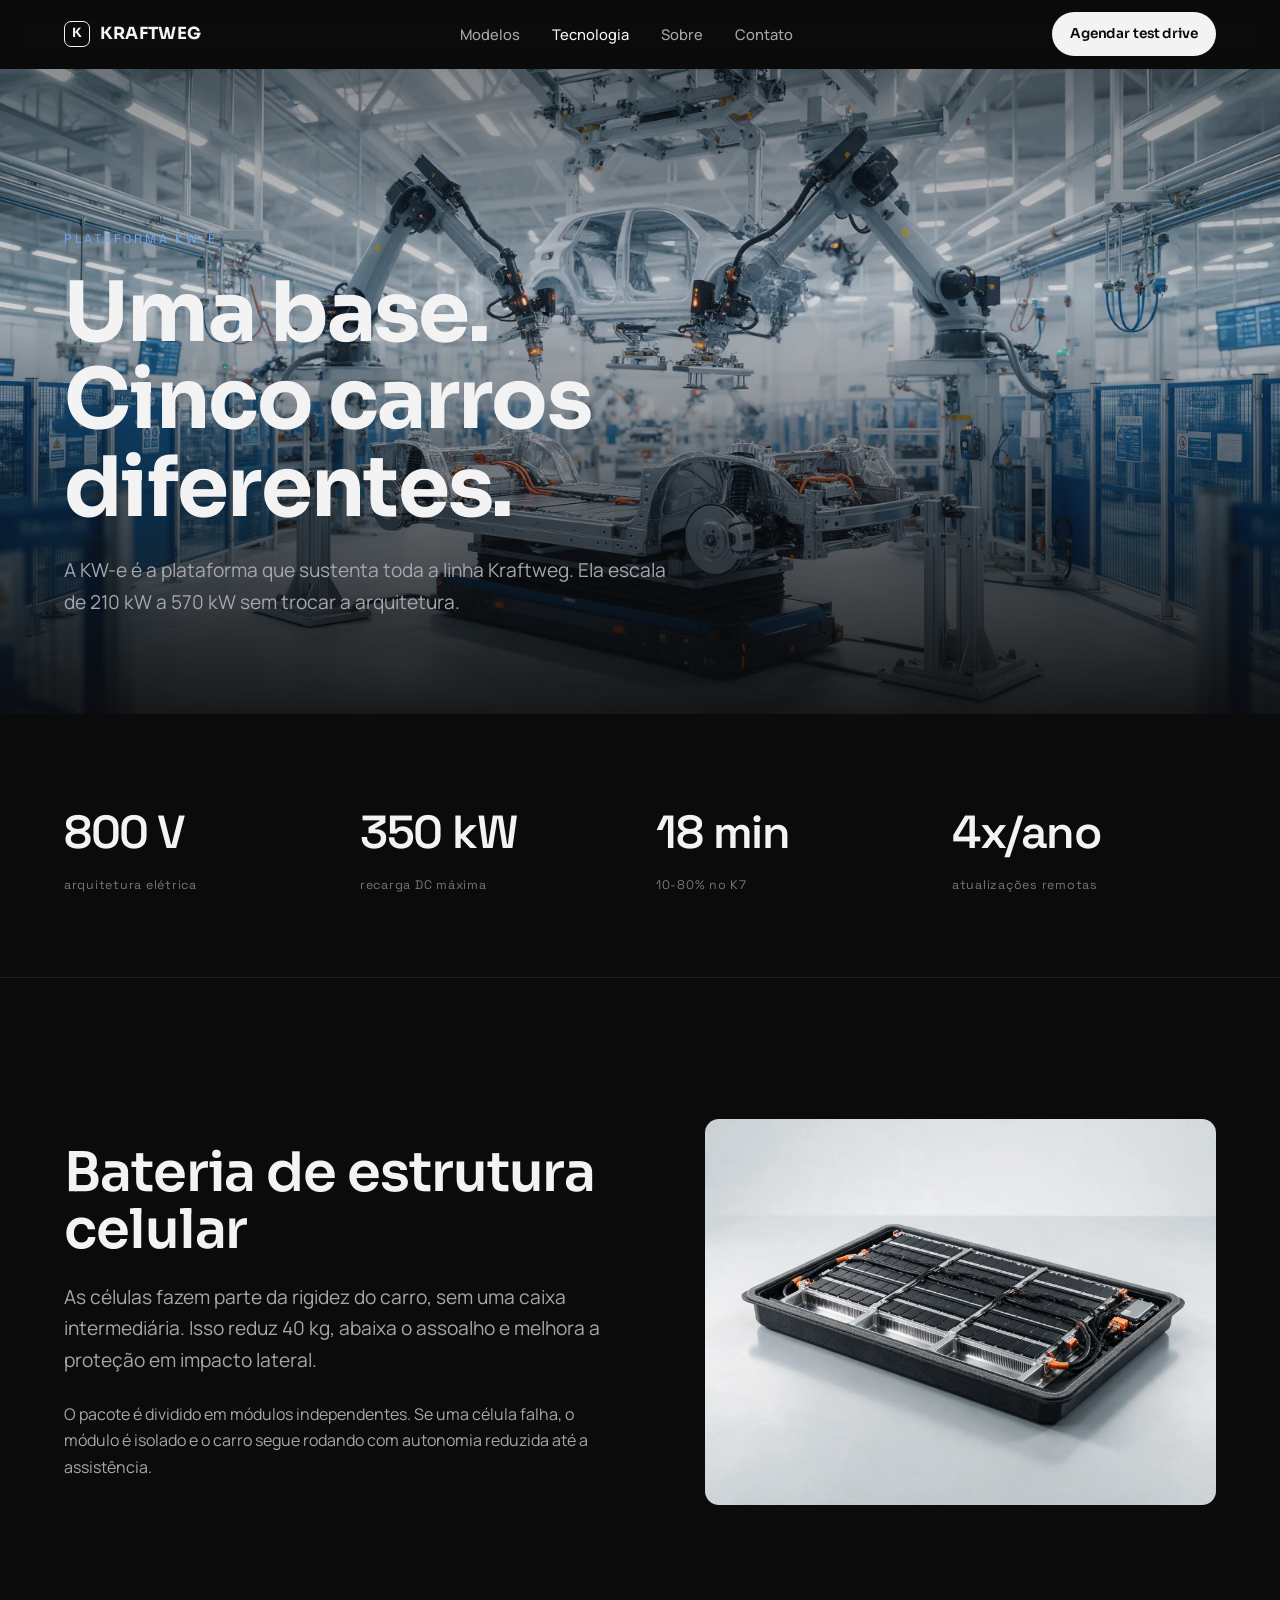
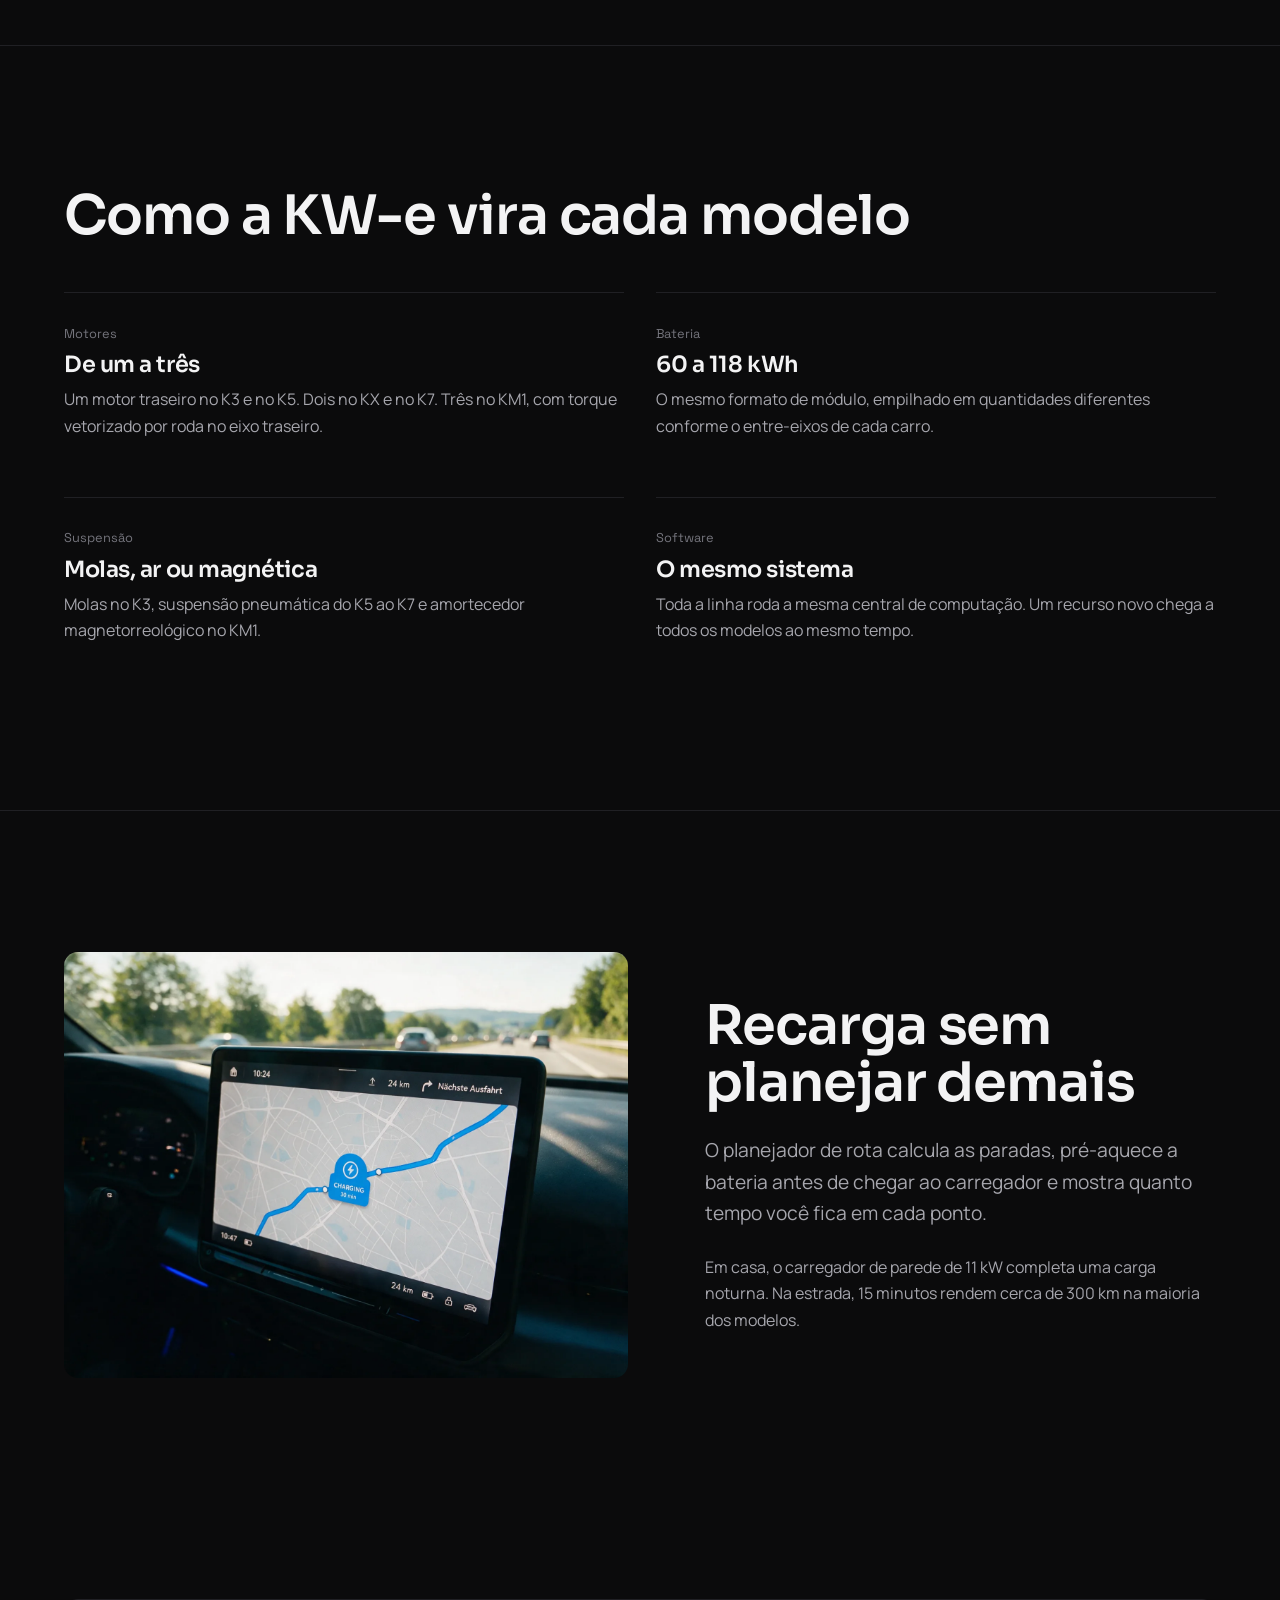
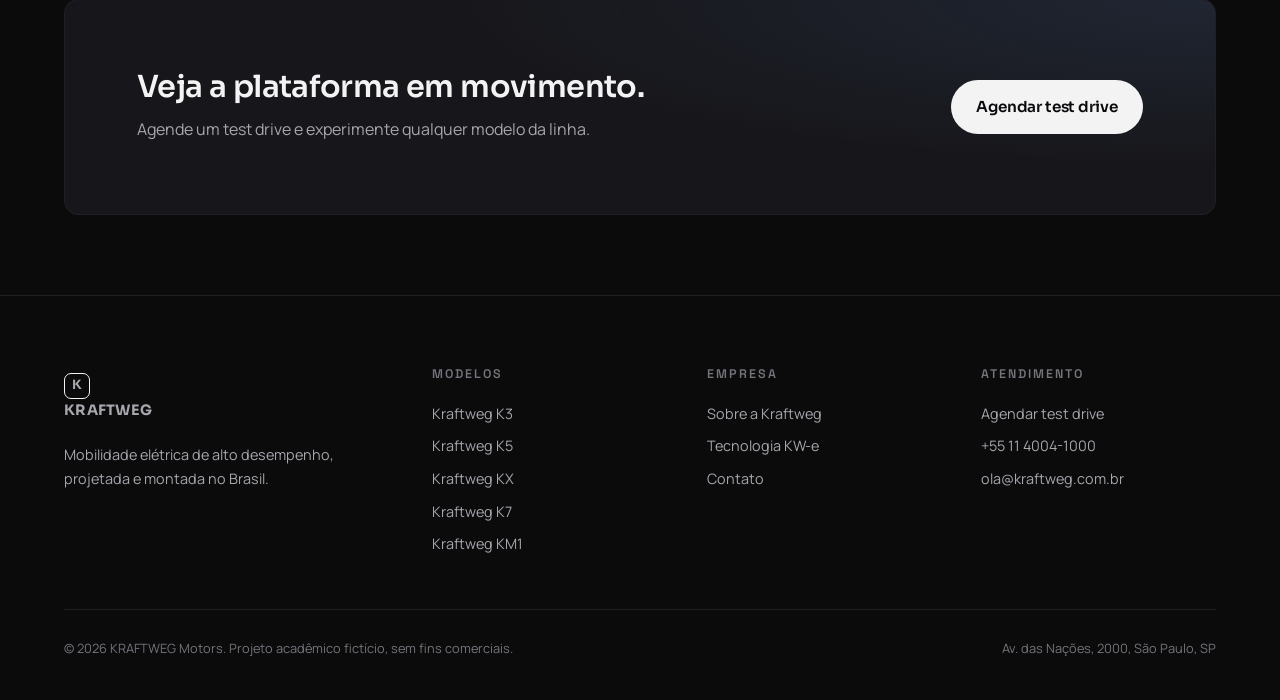
<file: tecnologia.html>
<!doctype html>
<html lang="pt-BR">
<head>
<meta charset="utf-8">
<meta name="viewport" content="width=device-width, initial-scale=1">
<title>Tecnologia KW-e: a plataforma elétrica da KRAFTWEG</title>
<meta name="description" content="A plataforma KW-e da KRAFTWEG: bateria de estrutura celular, arquitetura de 800 V, recarga de 350 kW e atualizações remotas.">
<link rel="preconnect" href="https://fonts.googleapis.com">
<link rel="preconnect" href="https://fonts.gstatic.com" crossorigin>
<link href="https://fonts.googleapis.com/css2?family=Sora:wght@400;600;700&family=Manrope:wght@400;500;600&family=Space+Grotesk:wght@400;500;600&display=swap" rel="stylesheet">
<link rel="icon" type="image/svg+xml" href="assets/img/favicon.svg">
<link rel="stylesheet" href="assets/css/style.css">
</head>
<body>
<header class="site-header">
  <div class="wrap">
    <nav class="nav" aria-label="Navegação principal">
      <a class="brand" href="index.html"><span class="brand__mark" aria-hidden="true">K</span> KRAFTWEG</a>
      <ul class="nav__links" id="nav-links">
        <li><a href="modelos.html">Modelos</a></li>
        <li><a href="tecnologia.html" aria-current="page">Tecnologia</a></li>
        <li><a href="sobre.html">Sobre</a></li>
        <li><a href="contato.html">Contato</a></li>
      </ul>
      <div class="nav__actions">
        <a class="btn btn--primary btn--sm btn--desktop" href="contato.html#test-drive">Agendar test drive</a>
        <button class="nav__toggle" type="button" aria-label="Abrir menu" aria-expanded="false" aria-controls="nav-links"><span></span></button>
      </div>
    </nav>
  </div>
</header>

<main>
<section class="hero hero--compact">
  <div class="hero__media">
    <img src="assets/img/tec-hero.webp" alt="Linha de montagem da plataforma elétrica KW-e">
  </div>
  <div class="wrap">
    <div class="hero__inner">
      <p class="eyebrow">Plataforma KW-e</p>
      <h1 class="h-display">Uma base.<br>Cinco carros diferentes.</h1>
      <p class="lead">A KW-e é a plataforma que sustenta toda a linha Kraftweg. Ela escala de 210 kW a 570 kW sem trocar a arquitetura.</p>
    </div>
  </div>
</section>

<section class="section--tight">
  <div class="wrap">
    <div class="stat-row reveal">
      <div class="stat"><b>800 V</b><span>arquitetura elétrica</span></div>
      <div class="stat"><b>350 kW</b><span>recarga DC máxima</span></div>
      <div class="stat"><b>18 min</b><span>10-80% no K7</span></div>
      <div class="stat"><b>4x/ano</b><span>atualizações remotas</span></div>
    </div>
  </div>
</section>

<section class="section divider">
  <div class="wrap">
    <div class="split">
      <div class="stack reveal">
        <h2 class="h-section">Bateria de estrutura celular</h2>
        <p class="lead">As células fazem parte da rigidez do carro, sem uma caixa intermediária. Isso reduz 40 kg, abaixa o assoalho e melhora a proteção em impacto lateral.</p>
        <p class="prose"><span class="muted">O pacote é dividido em módulos independentes. Se uma célula falha, o módulo é isolado e o carro segue rodando com autonomia reduzida até a assistência.</span></p>
      </div>
      <div class="split__media reveal" data-delay="1">
        <img src="assets/img/tec-bateria.webp" alt="Pacote de bateria da plataforma KW-e" loading="lazy" style="border-radius:var(--radius)">
      </div>
    </div>
  </div>
</section>

<section class="section divider">
  <div class="wrap">
    <h2 class="h-section reveal" style="max-width:22ch">Como a KW-e vira cada modelo</h2>
    <div style="height:clamp(2rem,5vw,3rem)"></div>
    <div class="grid grid--2">
      <div class="pillar reveal">
        <span class="pillar__num">Motores</span>
        <h3>De um a três</h3>
        <p class="muted">Um motor traseiro no K3 e no K5. Dois no KX e no K7. Três no KM1, com torque vetorizado por roda no eixo traseiro.</p>
      </div>
      <div class="pillar reveal">
        <span class="pillar__num">Bateria</span>
        <h3>60 a 118 kWh</h3>
        <p class="muted">O mesmo formato de módulo, empilhado em quantidades diferentes conforme o entre-eixos de cada carro.</p>
      </div>
      <div class="pillar reveal">
        <span class="pillar__num">Suspensão</span>
        <h3>Molas, ar ou magnética</h3>
        <p class="muted">Molas no K3, suspensão pneumática do K5 ao K7 e amortecedor magnetorreológico no KM1.</p>
      </div>
      <div class="pillar reveal">
        <span class="pillar__num">Software</span>
        <h3>O mesmo sistema</h3>
        <p class="muted">Toda a linha roda a mesma central de computação. Um recurso novo chega a todos os modelos ao mesmo tempo.</p>
      </div>
    </div>
  </div>
</section>

<section class="section divider">
  <div class="wrap">
    <div class="split split--reverse">
      <div class="stack reveal">
        <h2 class="h-section">Recarga sem planejar demais</h2>
        <p class="lead">O planejador de rota calcula as paradas, pré-aquece a bateria antes de chegar ao carregador e mostra quanto tempo você fica em cada ponto.</p>
        <p class="prose"><span class="muted">Em casa, o carregador de parede de 11 kW completa uma carga noturna. Na estrada, 15 minutos rendem cerca de 300 km na maioria dos modelos.</span></p>
      </div>
      <div class="split__media reveal" data-delay="1">
        <img src="assets/img/tec-rota.webp" alt="Tela do planejador de rota com paradas de recarga" loading="lazy" style="border-radius:var(--radius)">
      </div>
    </div>
  </div>
</section>

<section class="section--tight">
  <div class="wrap">
    <div class="cta-band reveal">
      <div class="stack-sm">
        <h2 class="h-sub">Veja a plataforma em movimento.</h2>
        <p class="muted">Agende um test drive e experimente qualquer modelo da linha.</p>
      </div>
      <a class="btn btn--primary" href="contato.html#test-drive">Agendar test drive</a>
    </div>
  </div>
</section>
</main>

<footer class="site-footer">
  <div class="wrap">
    <div class="footer-top">
      <div>
        <a class="brand" href="index.html"><span class="brand__mark" aria-hidden="true">K</span> KRAFTWEG</a>
        <p class="muted" style="margin-top:1rem;max-width:34ch;font-size:0.9rem">Mobilidade elétrica de alto desempenho, projetada e montada no Brasil.</p>
      </div>
      <div>
        <h4>Modelos</h4>
        <a href="modelo-k3.html">Kraftweg K3</a>
        <a href="modelo-k5.html">Kraftweg K5</a>
        <a href="modelo-kx.html">Kraftweg KX</a>
        <a href="modelo-k7.html">Kraftweg K7</a>
        <a href="modelo-km1.html">Kraftweg KM1</a>
      </div>
      <div>
        <h4>Empresa</h4>
        <a href="sobre.html">Sobre a Kraftweg</a>
        <a href="tecnologia.html">Tecnologia KW-e</a>
        <a href="contato.html">Contato</a>
      </div>
      <div>
        <h4>Atendimento</h4>
        <a href="contato.html#test-drive">Agendar test drive</a>
        <a href="tel:+551140041000">+55 11 4004-1000</a>
        <a href="mailto:ola@kraftweg.com.br">ola@kraftweg.com.br</a>
      </div>
    </div>
    <div class="footer-bottom">
      <span>&copy; <span data-year>2026</span> KRAFTWEG Motors. Projeto acadêmico fictício, sem fins comerciais.</span>
      <span>Av. das Nações, 2000, São Paulo, SP</span>
    </div>
  </div>
</footer>

<script src="assets/js/main.js"></script>
</body>
</html>
</file>
<file: assets/css/style.css>
/* KRAFTWEG — sistema de design
   Tema único: dark / cold luxury. Acento: ice-blue, usado com parcimônia.
   Fonte display: Sora. Corpo: Manrope. Números técnicos: Space Grotesk. */

:root {
  --bg:        #0b0b0c;
  --bg-2:      #141417;
  --surface:   #17171b;
  --surface-2: #1e1e23;
  --line:      #2a2a30;
  --line-soft: #202024;
  --text:      #f3f3f4;
  --text-mut:  #a6a6ad;
  --text-dim:  #74747c;
  --accent:    #6ea8ff;
  --accent-ink:#0a0a0c;

  --radius:    14px;
  --radius-sm: 10px;
  --maxw:      1280px;
  --pad-x:     clamp(1.25rem, 5vw, 4rem);
  --section-y: clamp(4.5rem, 11vw, 9rem);

  --font-display: "Sora", ui-sans-serif, system-ui, sans-serif;
  --font-body:    "Manrope", ui-sans-serif, system-ui, sans-serif;
  --font-mono:    "Space Grotesk", ui-monospace, monospace;

  --ease: cubic-bezier(0.16, 1, 0.3, 1);
}

/* ---------- reset ---------- */
*, *::before, *::after { box-sizing: border-box; margin: 0; padding: 0; }
html { scroll-behavior: smooth; -webkit-text-size-adjust: 100%; }
@media (prefers-reduced-motion: reduce) { html { scroll-behavior: auto; } }

body {
  background: var(--bg);
  color: var(--text);
  font-family: var(--font-body);
  font-size: 1rem;
  line-height: 1.65;
  -webkit-font-smoothing: antialiased;
  text-rendering: optimizeLegibility;
  overflow-x: hidden;
}

img { max-width: 100%; display: block; }
a { color: inherit; text-decoration: none; }
button { font: inherit; color: inherit; cursor: pointer; background: none; border: none; }
ul { list-style: none; }

::selection { background: var(--accent); color: var(--accent-ink); }

:focus-visible {
  outline: 2px solid var(--accent);
  outline-offset: 3px;
  border-radius: 4px;
}

/* ---------- tipografia ---------- */
h1, h2, h3, h4 {
  font-family: var(--font-display);
  font-weight: 600;
  line-height: 1.05;
  letter-spacing: -0.02em;
}

.h-display { font-size: clamp(2.6rem, 7vw, 5.2rem); font-weight: 700; }
.h-section { font-size: clamp(2rem, 4.5vw, 3.4rem); }
.h-sub     { font-size: clamp(1.35rem, 2.6vw, 1.9rem); }

.lead {
  font-size: clamp(1.05rem, 1.5vw, 1.2rem);
  color: var(--text-mut);
  max-width: 54ch;
}

.eyebrow {
  font-family: var(--font-mono);
  font-size: 0.78rem;
  letter-spacing: 0.22em;
  text-transform: uppercase;
  color: var(--accent);
}

.muted { color: var(--text-mut); }

/* ---------- layout ---------- */
.wrap {
  width: 100%;
  max-width: var(--maxw);
  margin-inline: auto;
  padding-inline: var(--pad-x);
}

.section { padding-block: var(--section-y); }
.section--tight { padding-block: clamp(3rem, 7vw, 5rem); }
.divider { border-top: 1px solid var(--line-soft); }

.stack-sm > * + * { margin-top: 0.75rem; }
.stack   > * + * { margin-top: 1.5rem; }
.stack-lg > * + * { margin-top: 2.5rem; }

/* ---------- botões ---------- */
.btn {
  display: inline-flex;
  align-items: center;
  gap: 0.55rem;
  padding: 0.9rem 1.6rem;
  border-radius: 999px;
  font-family: var(--font-display);
  font-weight: 600;
  font-size: 0.95rem;
  letter-spacing: -0.01em;
  white-space: nowrap;
  transition: transform 0.18s var(--ease), background-color 0.18s var(--ease), border-color 0.18s var(--ease);
}
.btn:active { transform: translateY(1px) scale(0.99); }

.btn--primary {
  background: var(--text);
  color: var(--accent-ink);
}
.btn--primary:hover { background: #fff; }

.btn--ghost {
  border: 1px solid var(--line);
  color: var(--text);
}
.btn--ghost:hover { border-color: var(--text-mut); background: var(--surface); }

.btn--sm { padding: 0.65rem 1.15rem; font-size: 0.85rem; }

.link-arrow {
  display: inline-flex;
  align-items: center;
  gap: 0.4rem;
  font-family: var(--font-display);
  font-weight: 600;
  font-size: 0.95rem;
  color: var(--text);
}
.link-arrow svg { transition: transform 0.2s var(--ease); }
.link-arrow:hover svg { transform: translateX(4px); }

/* ---------- header ---------- */
.site-header {
  position: sticky;
  top: 0;
  z-index: 50;
  background: color-mix(in srgb, var(--bg) 82%, transparent);
  backdrop-filter: blur(12px);
  border-bottom: 1px solid transparent;
  transition: border-color 0.3s var(--ease), background-color 0.3s var(--ease);
}
.site-header[data-scrolled="true"] {
  border-bottom-color: var(--line-soft);
  background: color-mix(in srgb, var(--bg) 92%, transparent);
}

.nav {
  display: flex;
  align-items: center;
  justify-content: space-between;
  height: 68px;
  gap: 2rem;
}

.brand {
  display: inline-flex;
  align-items: center;
  gap: 0.6rem;
  font-family: var(--font-display);
  font-weight: 700;
  letter-spacing: 0.02em;
  font-size: 1.05rem;
}
.brand__mark {
  width: 26px; height: 26px;
  display: grid; place-items: center;
  border: 1.5px solid var(--text);
  border-radius: 7px;
  font-size: 0.8rem;
  font-weight: 700;
}

.nav__links {
  display: flex;
  gap: 2rem;
  font-size: 0.92rem;
  font-weight: 500;
}
.nav__links a { color: var(--text-mut); transition: color 0.15s var(--ease); }
.nav__links a:hover,
.nav__links a[aria-current="page"] { color: var(--text); }

.nav__actions { display: flex; align-items: center; gap: 0.75rem; }

.nav__toggle { display: none; width: 40px; height: 40px; border: 1px solid var(--line); border-radius: 10px; align-items: center; justify-content: center; }
.nav__toggle span, .nav__toggle span::before, .nav__toggle span::after {
  content: ""; display: block; width: 16px; height: 1.5px; background: var(--text);
  transition: transform 0.25s var(--ease), opacity 0.2s var(--ease);
}
.nav__toggle span::before { transform: translateY(-5px); }
.nav__toggle span::after  { transform: translateY(3.5px); }
.nav[data-open="true"] .nav__toggle span { background: transparent; }
.nav[data-open="true"] .nav__toggle span::before { transform: rotate(45deg); }
.nav[data-open="true"] .nav__toggle span::after  { transform: rotate(-45deg) translateY(-1px); }

@media (max-width: 900px) {
  .nav__toggle { display: inline-flex; }
  .nav__links {
    position: fixed;
    inset: 68px 0 auto 0;
    flex-direction: column;
    gap: 0;
    background: var(--bg-2);
    border-bottom: 1px solid var(--line);
    padding: 0.5rem var(--pad-x) 1.5rem;
    font-size: 1.05rem;
    transform: translateY(-120%);
    transition: transform 0.35s var(--ease);
  }
  .nav[data-open="true"] .nav__links { transform: translateY(0); }
  .nav__links a { padding: 0.9rem 0; border-bottom: 1px solid var(--line-soft); }
  .nav__actions .btn--desktop { display: none; }
}

/* ---------- hero ---------- */
.hero {
  position: relative;
  min-height: min(88dvh, 780px);
  display: flex;
  align-items: flex-end;
  padding-bottom: clamp(3rem, 8vw, 6rem);
  padding-top: clamp(2rem, 6vw, 4rem);
  overflow: hidden;
}
.hero__media {
  position: absolute;
  inset: 0;
  z-index: -1;
}
.hero__media img { width: 100%; height: 100%; object-fit: cover; filter: grayscale(0.08) contrast(1.05) saturate(1.05); }
.hero__media::after {
  content: "";
  position: absolute; inset: 0;
  background: linear-gradient(180deg, rgba(11,11,12,0.45) 0%, rgba(11,11,12,0.15) 35%, rgba(11,11,12,0.92) 100%);
}
.hero__inner { max-width: 62ch; }
.hero h1 { margin-top: 1.2rem; }
.hero .lead { margin-top: 1.5rem; }
.hero__cta { display: flex; flex-wrap: wrap; gap: 0.9rem; margin-top: 2.2rem; }

.hero--compact { min-height: auto; }
.hero--compact .hero__inner { padding-top: clamp(3rem, 9vw, 6rem); }

/* ---------- grid utils ---------- */
.grid { display: grid; gap: clamp(1rem, 2.5vw, 2rem); }
.grid--2 { grid-template-columns: repeat(2, 1fr); }
.grid--3 { grid-template-columns: repeat(3, 1fr); }
.grid--auto { grid-template-columns: repeat(auto-fit, minmax(260px, 1fr)); }
@media (max-width: 820px) { .grid--2, .grid--3 { grid-template-columns: 1fr; } }

.split {
  display: grid;
  grid-template-columns: 1.05fr 0.95fr;
  gap: clamp(2rem, 6vw, 5rem);
  align-items: center;
}
.split--reverse .split__media { order: -1; }
@media (max-width: 900px) {
  .split { grid-template-columns: 1fr; }
  .split--reverse .split__media { order: 0; }
}

/* ---------- model cards ---------- */
.model-card {
  position: relative;
  display: flex;
  flex-direction: column;
  border: 1px solid var(--line-soft);
  border-radius: var(--radius);
  overflow: hidden;
  background: var(--surface);
  transition: border-color 0.25s var(--ease), transform 0.25s var(--ease);
}
.model-card:hover { border-color: var(--line); transform: translateY(-4px); }
.model-card__media { aspect-ratio: 16 / 11; overflow: hidden; background: var(--bg-2); }
.model-card__media img { width: 100%; height: 100%; object-fit: cover; filter: grayscale(0.05) saturate(1.05); transition: transform 0.6s var(--ease); }
.model-card:hover .model-card__media img { transform: scale(1.04); }
.model-card__body { padding: 1.4rem 1.5rem 1.6rem; display: flex; flex-direction: column; gap: 0.5rem; flex: 1; }
.model-card__body h3 { font-size: 1.5rem; }
.model-card__cat { font-family: var(--font-mono); font-size: 0.72rem; letter-spacing: 0.16em; text-transform: uppercase; color: var(--text-dim); }
.model-card__specs { display: flex; gap: 1.5rem; margin-top: auto; padding-top: 1.1rem; font-family: var(--font-mono); }
.model-card__specs div { display: flex; flex-direction: column; }
.model-card__specs b { font-size: 1.15rem; font-weight: 600; }
.model-card__specs span { font-size: 0.7rem; color: var(--text-dim); letter-spacing: 0.05em; }
.model-card__price { font-family: var(--font-mono); font-size: 0.85rem; color: var(--text-mut); margin-top: 0.4rem; }
.model-card a.model-card__link::after { content: ""; position: absolute; inset: 0; }

/* ---------- filtros ---------- */
.filters { display: flex; flex-wrap: wrap; gap: 0.6rem; }
.filters button {
  padding: 0.5rem 1.05rem;
  border: 1px solid var(--line);
  border-radius: 999px;
  font-size: 0.85rem;
  font-weight: 500;
  color: var(--text-mut);
  transition: all 0.18s var(--ease);
}
.filters button[aria-pressed="true"] { background: var(--text); color: var(--accent-ink); border-color: var(--text); }
.filters button:hover:not([aria-pressed="true"]) { color: var(--text); border-color: var(--text-mut); }

/* ---------- pillars / feature rows ---------- */
.pillar { padding: 1.6rem 0; border-top: 1px solid var(--line-soft); }
.pillar__num { font-family: var(--font-mono); font-size: 0.8rem; color: var(--text-dim); }
.pillar h3 { font-size: 1.4rem; margin: 0.5rem 0 0.6rem; }

.stat-row {
  display: grid;
  grid-template-columns: repeat(auto-fit, minmax(140px, 1fr));
  gap: 1.5rem 2rem;
  font-family: var(--font-mono);
}
.stat-row .stat b {
  display: block;
  font-size: clamp(2rem, 4vw, 2.9rem);
  font-weight: 600;
  letter-spacing: -0.03em;
}
.stat-row .stat span { font-size: 0.78rem; color: var(--text-dim); letter-spacing: 0.06em; }

/* ---------- spec table (detalhe) ---------- */
.spec-groups { display: grid; grid-template-columns: repeat(auto-fit, minmax(240px, 1fr)); gap: 2.5rem; }
.spec-group h4 { font-size: 0.8rem; font-family: var(--font-mono); letter-spacing: 0.16em; text-transform: uppercase; color: var(--text-dim); margin-bottom: 0.9rem; }
.spec-group dl { display: grid; }
.spec-group .row { display: flex; justify-content: space-between; gap: 1rem; padding: 0.7rem 0; border-bottom: 1px solid var(--line-soft); font-size: 0.92rem; }
.spec-group .row dt { color: var(--text-mut); }
.spec-group .row dd { font-family: var(--font-mono); text-align: right; }

/* ---------- colorways ---------- */
.colorways { display: flex; flex-wrap: wrap; gap: 0.9rem; }
.swatch { display: flex; align-items: center; gap: 0.6rem; font-size: 0.85rem; color: var(--text-mut); }
.swatch i { width: 26px; height: 26px; border-radius: 999px; border: 1px solid rgba(255,255,255,0.15); display: block; }

/* ---------- CTA band ---------- */
.cta-band {
  border: 1px solid var(--line-soft);
  border-radius: var(--radius);
  padding: clamp(2.5rem, 6vw, 4.5rem);
  background:
    radial-gradient(120% 140% at 100% 0%, rgba(110,168,255,0.10), transparent 55%),
    var(--surface);
  display: flex;
  flex-wrap: wrap;
  align-items: center;
  justify-content: space-between;
  gap: 2rem;
}

/* ---------- form ---------- */
.form { display: grid; gap: 1.4rem; max-width: 520px; }
.field { display: grid; gap: 0.45rem; }
.field label { font-size: 0.85rem; font-weight: 600; font-family: var(--font-display); }
.field input, .field select, .field textarea {
  background: var(--surface);
  border: 1px solid var(--line);
  border-radius: var(--radius-sm);
  padding: 0.8rem 0.95rem;
  color: var(--text);
  font: inherit;
  transition: border-color 0.15s var(--ease);
}
.field input::placeholder, .field textarea::placeholder { color: var(--text-dim); }
.field input:focus, .field select:focus, .field textarea:focus { outline: none; border-color: var(--accent); }
.field .hint { font-size: 0.78rem; color: var(--text-dim); }
.field .err { font-size: 0.78rem; color: #ff8f8f; display: none; }
.field[data-invalid="true"] input,
.field[data-invalid="true"] textarea { border-color: #ff8f8f; }
.field[data-invalid="true"] .err { display: block; }
.form__note { font-size: 0.82rem; color: var(--text-dim); }
.form__ok { display: none; padding: 1rem 1.2rem; border: 1px solid var(--accent); border-radius: var(--radius-sm); color: var(--text); font-size: 0.9rem; }
.form__ok[data-show="true"] { display: block; }

/* ---------- footer ---------- */
.site-footer { border-top: 1px solid var(--line-soft); padding-block: clamp(3rem, 6vw, 4.5rem) 2.5rem; }
.footer-top { display: grid; grid-template-columns: 1.4fr repeat(3, 1fr); gap: 2.5rem; }
.footer-top h4 { font-size: 0.78rem; font-family: var(--font-mono); letter-spacing: 0.16em; text-transform: uppercase; color: var(--text-dim); margin-bottom: 1rem; }
.footer-top a { color: var(--text-mut); font-size: 0.9rem; display: block; padding: 0.28rem 0; transition: color 0.15s var(--ease); }
.footer-top a:hover { color: var(--text); }
.footer-bottom { display: flex; flex-wrap: wrap; justify-content: space-between; gap: 1rem; margin-top: 3rem; padding-top: 1.8rem; border-top: 1px solid var(--line-soft); font-size: 0.8rem; color: var(--text-dim); }
@media (max-width: 820px) { .footer-top { grid-template-columns: 1fr 1fr; } }
@media (max-width: 480px) { .footer-top { grid-template-columns: 1fr; } }

/* ---------- reveal (motion) ---------- */
@media (prefers-reduced-motion: no-preference) {
  html.js .reveal { opacity: 0; transform: translateY(22px); transition: opacity 0.7s var(--ease), transform 0.7s var(--ease); }
  html.js .reveal.is-visible { opacity: 1; transform: none; }
  html.js .reveal[data-delay="1"] { transition-delay: 0.08s; }
  html.js .reveal[data-delay="2"] { transition-delay: 0.16s; }
  html.js .reveal[data-delay="3"] { transition-delay: 0.24s; }
}

/* ---------- misc ---------- */
.badge {
  display: inline-flex; align-items: center; gap: 0.4rem;
  font-family: var(--font-mono); font-size: 0.72rem; letter-spacing: 0.12em; text-transform: uppercase;
  color: var(--text-mut); border: 1px solid var(--line); border-radius: 999px; padding: 0.35rem 0.8rem;
}
.crumbs { font-size: 0.82rem; color: var(--text-dim); font-family: var(--font-mono); }
.crumbs a:hover { color: var(--text); }
.prose p { max-width: 62ch; color: var(--text-mut); }
.prose p + p { margin-top: 1.1rem; }
</file>
